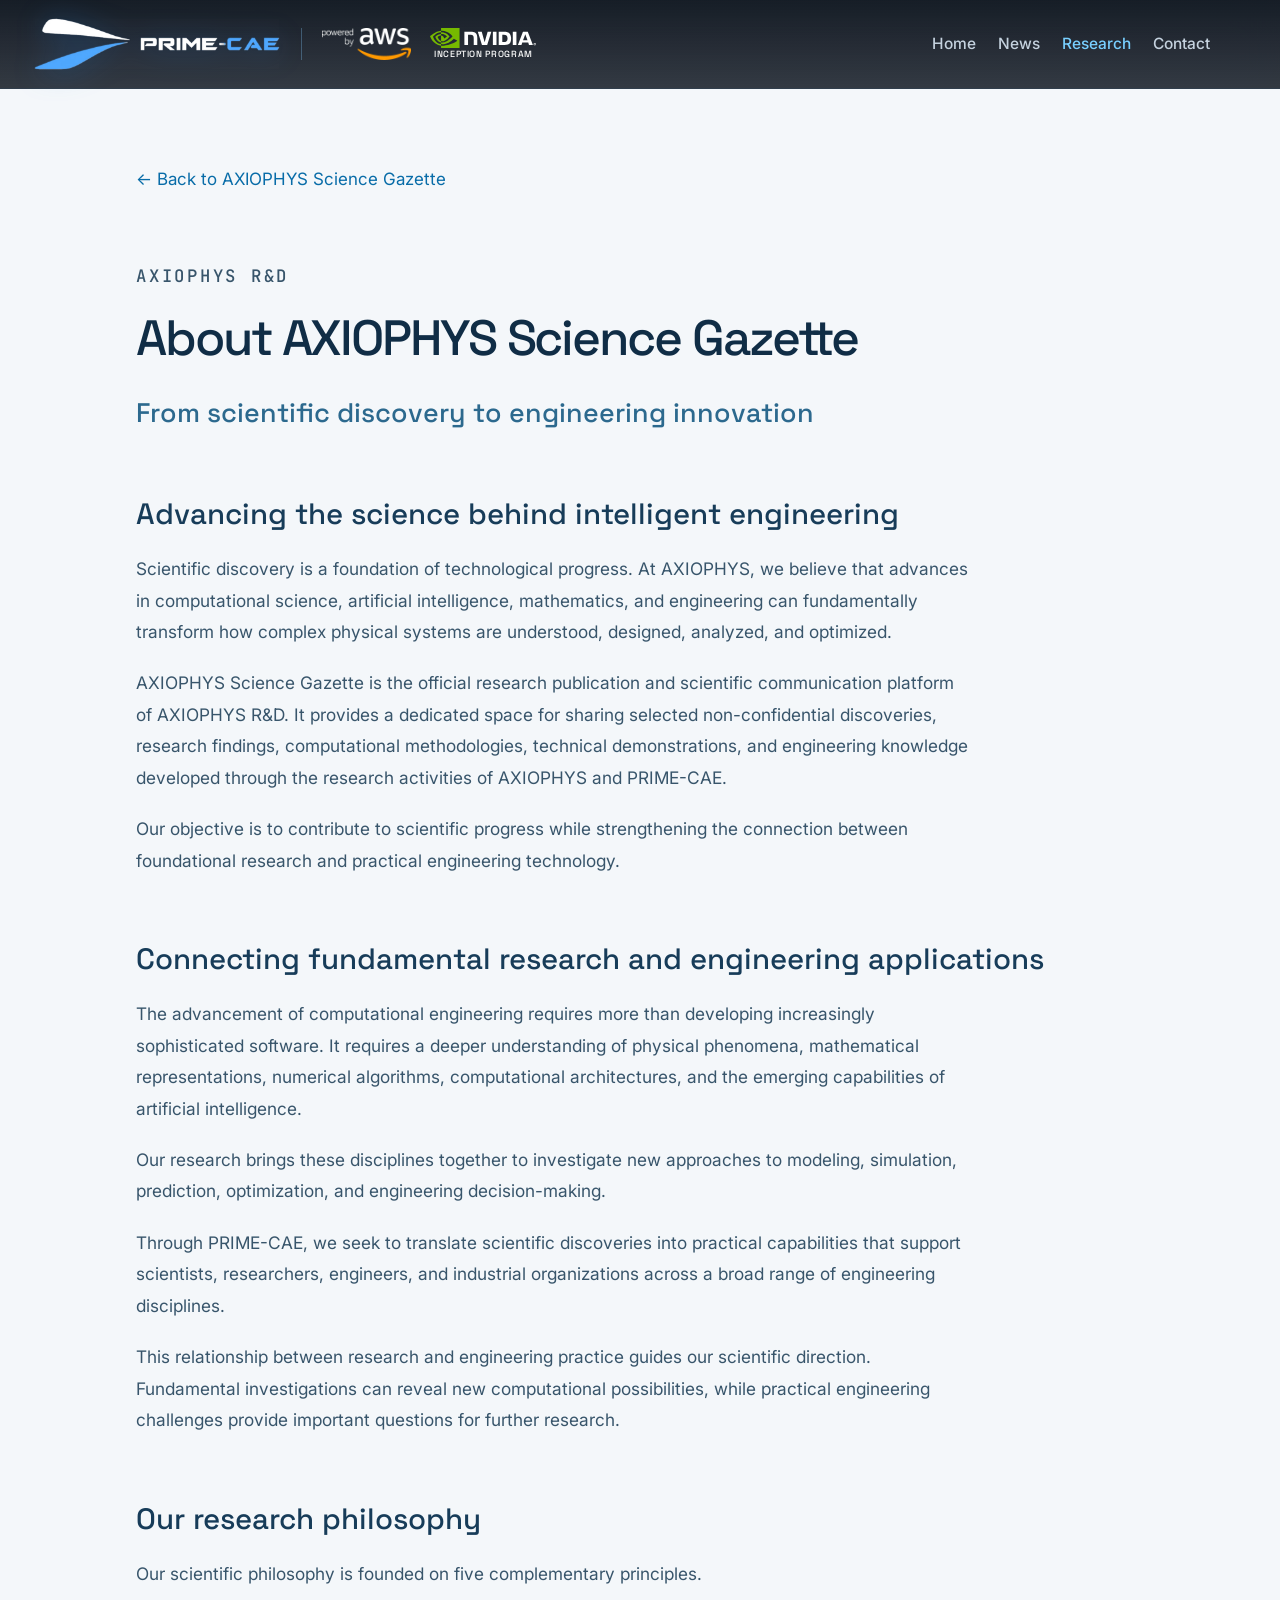
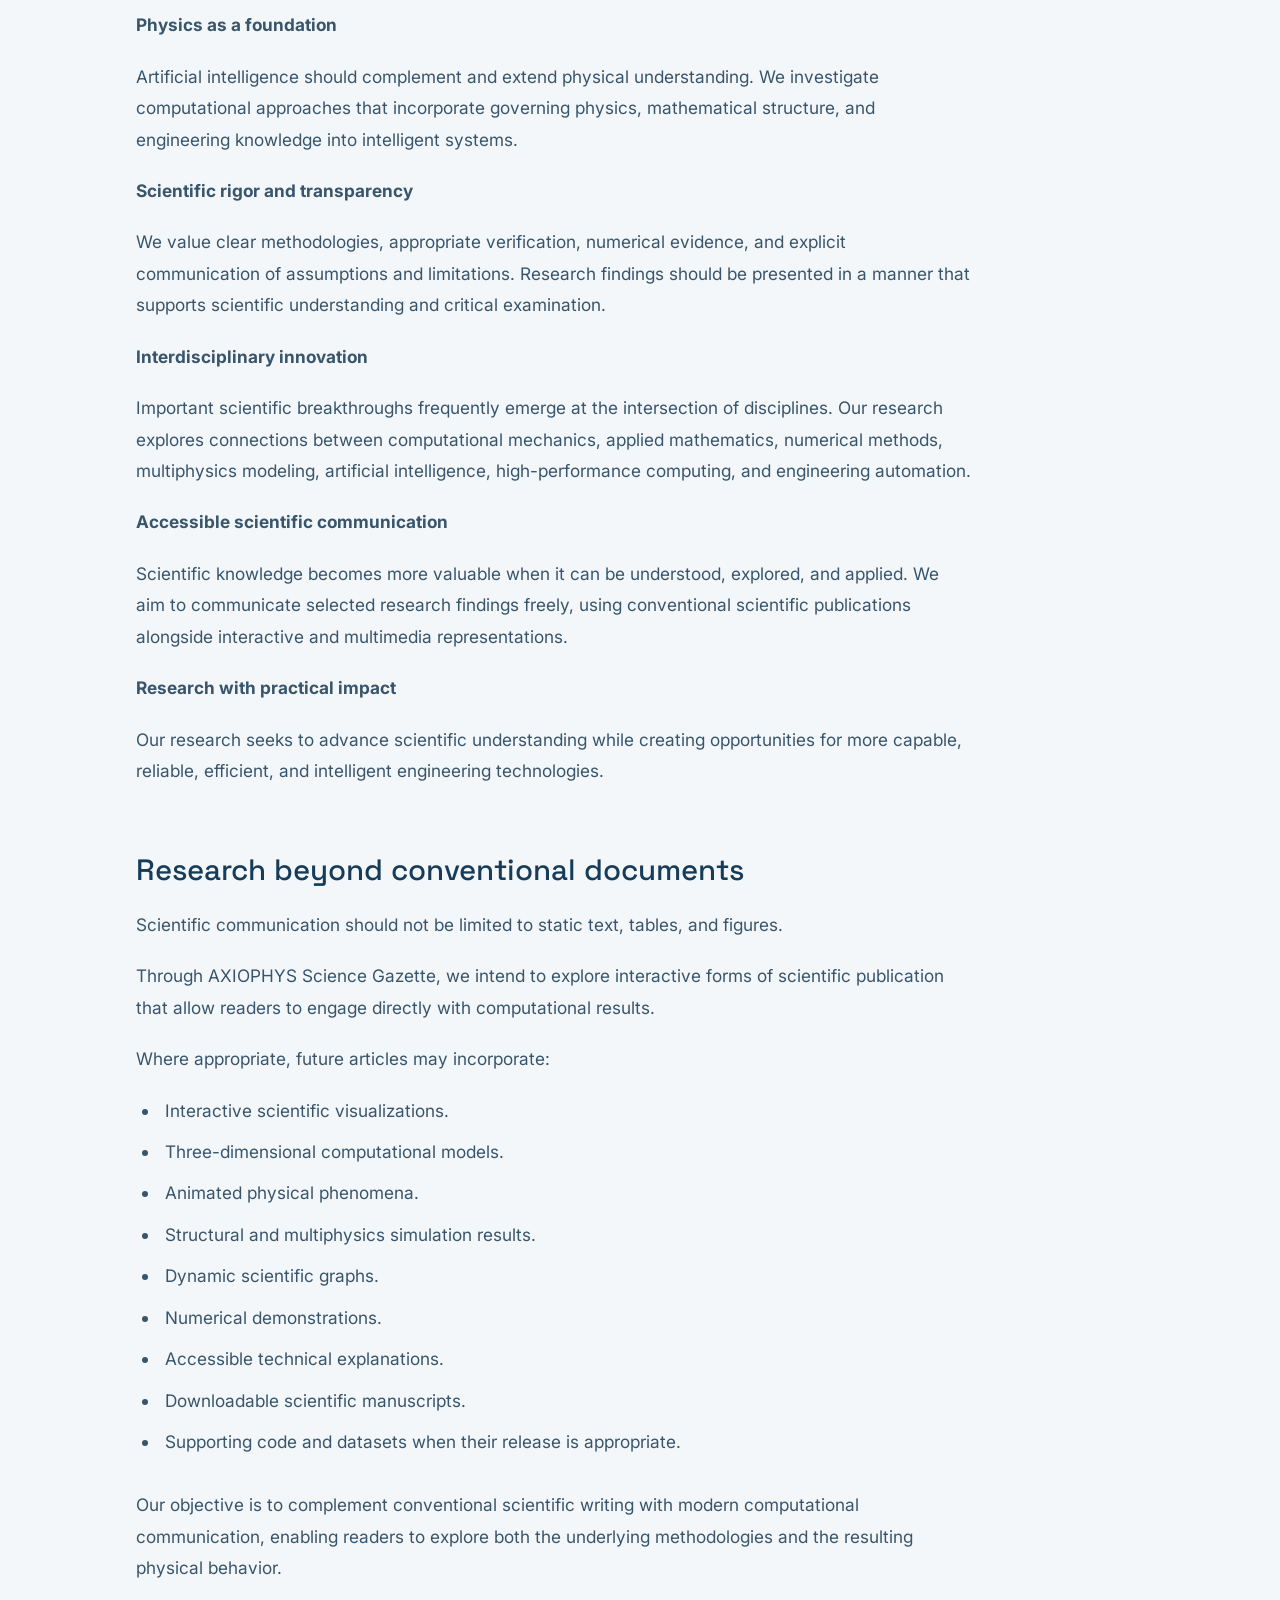
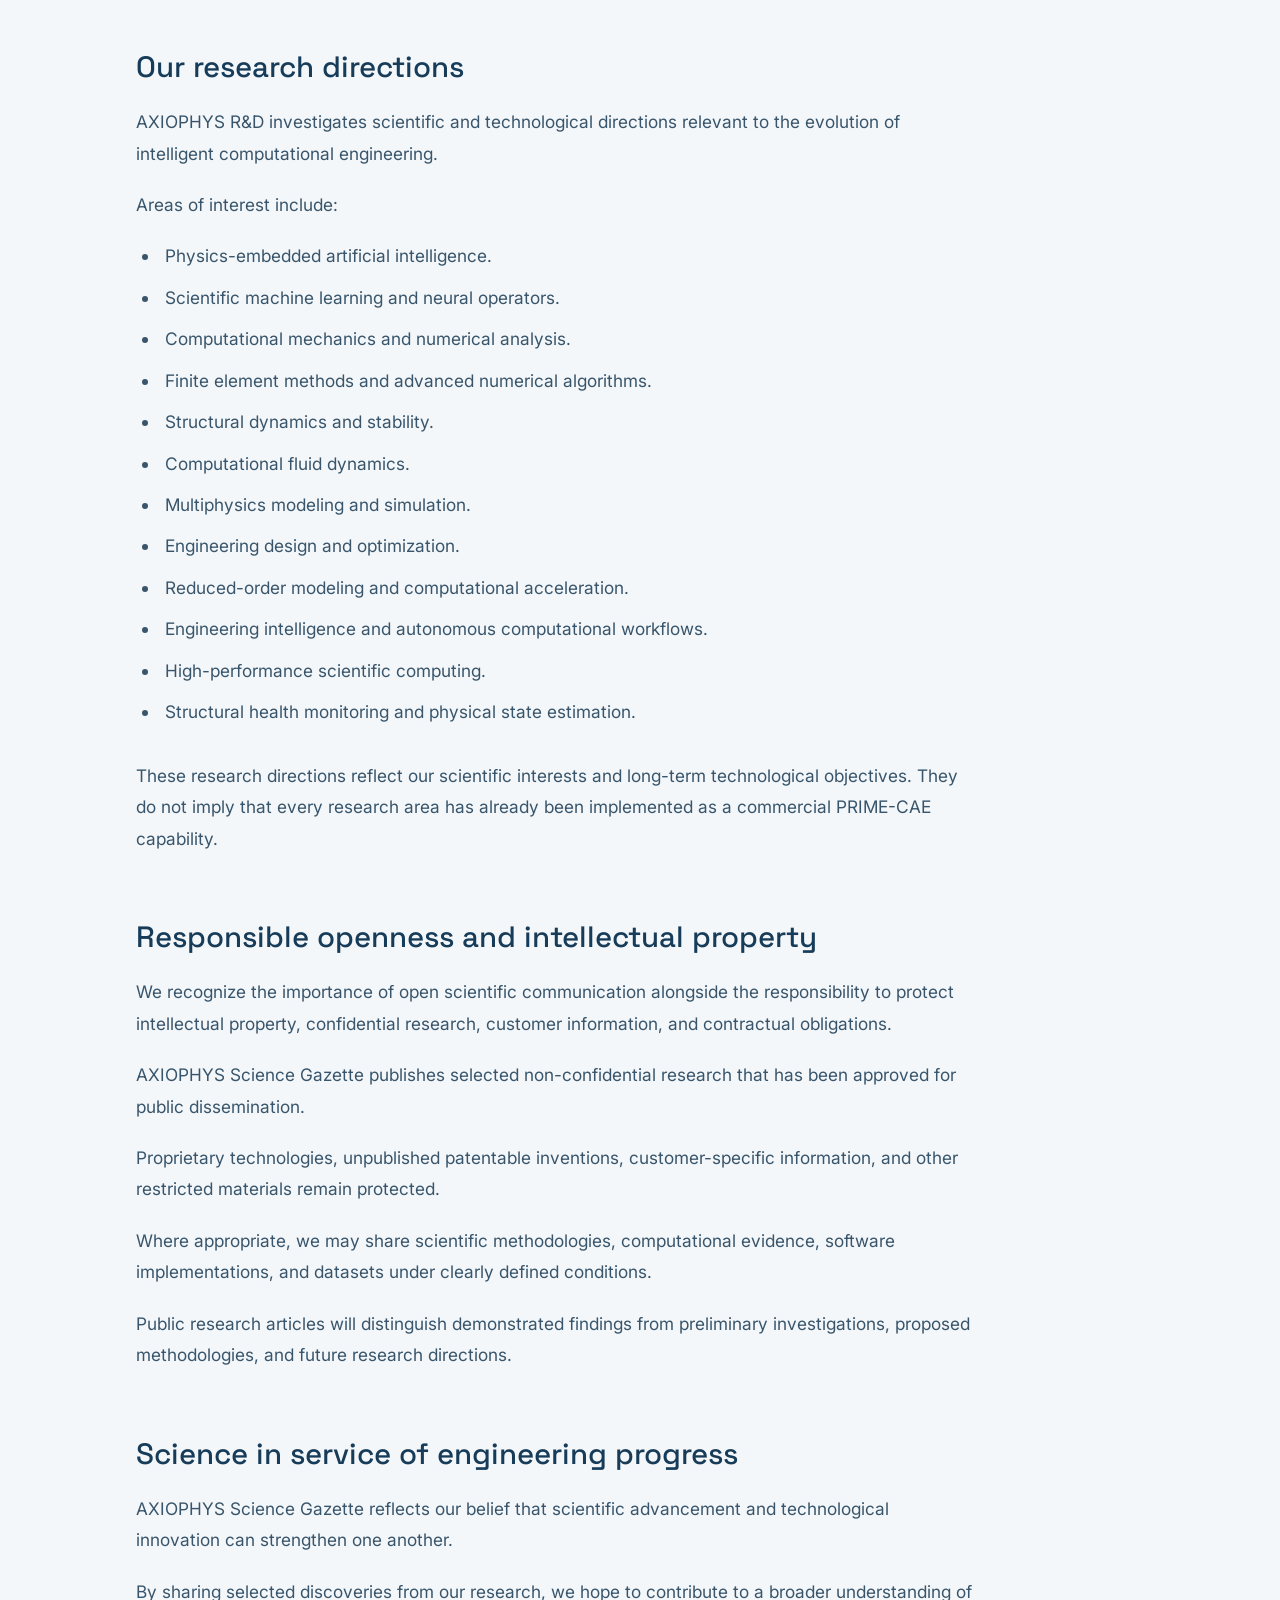
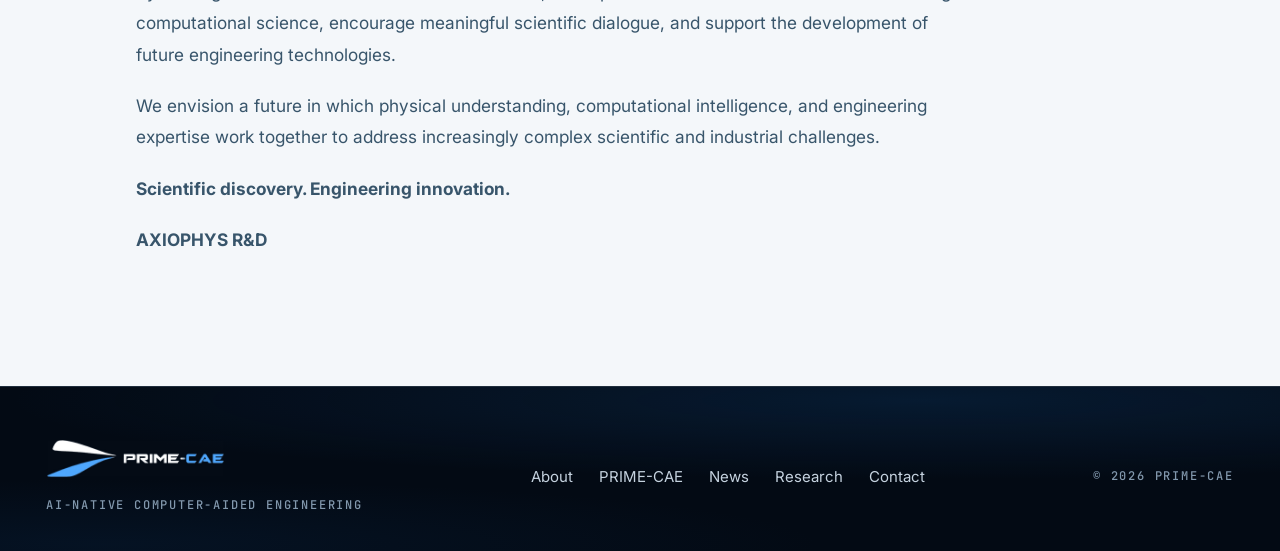
<file: about-science-gazette.html>
<!doctype html><html lang="en"><head><meta charset="utf-8"><meta name="viewport" content="width=device-width,initial-scale=1"><link rel="icon" type="image/png" sizes="16x16" href="assets/favicon-16.png?v=2"><link rel="icon" type="image/png" sizes="32x32" href="assets/favicon-32.png?v=2"><link rel="icon" type="image/png" sizes="48x48" href="assets/favicon-48.png?v=2"><link rel="icon" type="image/png" sizes="192x192" href="assets/favicon-192.png?v=2"><link rel="apple-touch-icon" sizes="180x180" href="assets/favicon-180.png?v=2"><title>About AXIOPHYS Science Gazette | AXIOPHYS R&amp;D</title><meta name="description" content="The research philosophy behind AXIOPHYS Science Gazette and its connection between scientific discovery and engineering innovation."><link rel="canonical" href="https://www.prime-cae.com/about-science-gazette.html"><meta name="theme-color" content="#030a14"><meta property="og:title" content="About AXIOPHYS Science Gazette | AXIOPHYS R&amp;D"><meta property="og:description" content="The research philosophy behind AXIOPHYS Science Gazette and its connection between scientific discovery and engineering innovation."><meta property="og:url" content="https://www.prime-cae.com/about-science-gazette.html"><meta property="og:type" content="website"><meta property="og:image" content="https://www.prime-cae.com/media/gazette/science-gazette-poster.jpg"><link href="https://fonts.googleapis.com/css2?family=Space+Grotesk:wght@400;500;600&family=Inter:wght@400;500;600&family=JetBrains+Mono:wght@400;500&display=swap" rel="stylesheet"><link rel="stylesheet" href="css/tokens.css"><link rel="stylesheet" href="css/base.css"><link rel="stylesheet" href="css/layout.css"><link rel="stylesheet" href="css/components.css"><link rel="stylesheet" href="css/hero.css?v=hero-rail-1"><link rel="stylesheet" href="css/sections.css"><link rel="stylesheet" href="css/mobile.css?v=mobile-menu-right-1"><link rel="stylesheet" href="css/research.css?v=16"></head><body class="gazette-page"><header class="nav" id="nav" data-env="navy">
  <div class="progress" aria-hidden="true"><i id="progressBar"></i></div>
  <div class="shell nav__in">
    <a class="nav__brand" href="#top" aria-label="PRIME-CAE home">
      <img class="nav__logo" src="assets/prime-cae-lockup.png" alt="PRIME-CAE" width="285" height="62">
      <span class="nav__sub">AI-Native<br>Computer-Aided Engineering</span>
    </a>
    <div class="nav__partners">
      <div class="nav__partner-logos">
        <img class="nav__aws" src="assets/powered-by-aws.png" alt="Powered by AWS" width="200" height="72" decoding="async">
        <div class="nav__inception">
          <img src="assets/nvidia-wordmark-white.svg" alt="NVIDIA" width="164" height="30">
          <span>Inception Program</span>
        </div>
      </div>
    </div>

    <nav class="nav__links" id="navLinks" aria-label="Primary">
      <a class="nav__a" href="https://www.prime-cae.com/">Home</a>
      <a class="nav__a" href="news.html">News</a>
      <a class="nav__a" href="research.html" aria-current="page">Research</a>
      <a class="nav__a" href="contact.html">Contact</a>
      <span class="nav__ind" id="navInd" aria-hidden="true"></span>
    </nav>

    <div class="nav__act">
      <button class="nav__icon nav__burger" id="burger" type="button" aria-label="Open menu" aria-expanded="false" aria-controls="menu">
        <svg width="16" height="16" viewBox="0 0 24 24" fill="none" stroke="currentColor" stroke-width="1.7" stroke-linecap="round" aria-hidden="true">
          <path d="M3 7h18M3 12h18M3 17h18"/></svg>
      </button>
    </div>
  </div>
</header>
<div class="menu" id="menu" data-env="navy">
  <a href="https://www.prime-cae.com/">Home</a>
  <a href="index.html#about">About</a>
  <a href="index.html#layer">PRIME-CAE</a>
  <a href="news.html">News</a>
  <a href="research.html" aria-current="page">Research</a>
  <a href="contact.html">Contact</a>
</div><main id="top"><article class="gazette-article shell"><a class="gazette-back" href="research.html#about-gazette">← Back to AXIOPHYS Science Gazette</a><p class="gazette-eyebrow">AXIOPHYS R&amp;D</p><h1>About AXIOPHYS Science Gazette</h1><h2>From scientific discovery to engineering innovation</h2>
<h3>Advancing the science behind intelligent engineering</h3>
<p>Scientific discovery is a foundation of technological progress. At AXIOPHYS, we believe that advances in computational science, artificial intelligence, mathematics, and engineering can fundamentally transform how complex physical systems are understood, designed, analyzed, and optimized.</p>
<p>AXIOPHYS Science Gazette is the official research publication and scientific communication platform of AXIOPHYS R&amp;D. It provides a dedicated space for sharing selected non-confidential discoveries, research findings, computational methodologies, technical demonstrations, and engineering knowledge developed through the research activities of AXIOPHYS and PRIME-CAE.</p>
<p>Our objective is to contribute to scientific progress while strengthening the connection between foundational research and practical engineering technology.</p>
<h3>Connecting fundamental research and engineering applications</h3>
<p>The advancement of computational engineering requires more than developing increasingly sophisticated software. It requires a deeper understanding of physical phenomena, mathematical representations, numerical algorithms, computational architectures, and the emerging capabilities of artificial intelligence.</p>
<p>Our research brings these disciplines together to investigate new approaches to modeling, simulation, prediction, optimization, and engineering decision-making.</p>
<p>Through PRIME-CAE, we seek to translate scientific discoveries into practical capabilities that support scientists, researchers, engineers, and industrial organizations across a broad range of engineering disciplines.</p>
<p>This relationship between research and engineering practice guides our scientific direction. Fundamental investigations can reveal new computational possibilities, while practical engineering challenges provide important questions for further research.</p>
<h3>Our research philosophy</h3>
<p>Our scientific philosophy is founded on five complementary principles.</p>
<p><strong>Physics as a foundation</strong></p>
<p>Artificial intelligence should complement and extend physical understanding. We investigate computational approaches that incorporate governing physics, mathematical structure, and engineering knowledge into intelligent systems.</p>
<p><strong>Scientific rigor and transparency</strong></p>
<p>We value clear methodologies, appropriate verification, numerical evidence, and explicit communication of assumptions and limitations. Research findings should be presented in a manner that supports scientific understanding and critical examination.</p>
<p><strong>Interdisciplinary innovation</strong></p>
<p>Important scientific breakthroughs frequently emerge at the intersection of disciplines. Our research explores connections between computational mechanics, applied mathematics, numerical methods, multiphysics modeling, artificial intelligence, high-performance computing, and engineering automation.</p>
<p><strong>Accessible scientific communication</strong></p>
<p>Scientific knowledge becomes more valuable when it can be understood, explored, and applied. We aim to communicate selected research findings freely, using conventional scientific publications alongside interactive and multimedia representations.</p>
<p><strong>Research with practical impact</strong></p>
<p>Our research seeks to advance scientific understanding while creating opportunities for more capable, reliable, efficient, and intelligent engineering technologies.</p>
<h3>Research beyond conventional documents</h3>
<p>Scientific communication should not be limited to static text, tables, and figures.</p>
<p>Through AXIOPHYS Science Gazette, we intend to explore interactive forms of scientific publication that allow readers to engage directly with computational results.</p>
<p>Where appropriate, future articles may incorporate:</p>
<ul>
<li>Interactive scientific visualizations.</li>
<li>Three-dimensional computational models.</li>
<li>Animated physical phenomena.</li>
<li>Structural and multiphysics simulation results.</li>
<li>Dynamic scientific graphs.</li>
<li>Numerical demonstrations.</li>
<li>Accessible technical explanations.</li>
<li>Downloadable scientific manuscripts.</li>
<li>Supporting code and datasets when their release is appropriate.</li>
</ul>
<p>Our objective is to complement conventional scientific writing with modern computational communication, enabling readers to explore both the underlying methodologies and the resulting physical behavior.</p>
<h3>Our research directions</h3>
<p>AXIOPHYS R&amp;D investigates scientific and technological directions relevant to the evolution of intelligent computational engineering.</p>
<p>Areas of interest include:</p>
<ul>
<li>Physics-embedded artificial intelligence.</li>
<li>Scientific machine learning and neural operators.</li>
<li>Computational mechanics and numerical analysis.</li>
<li>Finite element methods and advanced numerical algorithms.</li>
<li>Structural dynamics and stability.</li>
<li>Computational fluid dynamics.</li>
<li>Multiphysics modeling and simulation.</li>
<li>Engineering design and optimization.</li>
<li>Reduced-order modeling and computational acceleration.</li>
<li>Engineering intelligence and autonomous computational workflows.</li>
<li>High-performance scientific computing.</li>
<li>Structural health monitoring and physical state estimation.</li>
</ul>
<p>These research directions reflect our scientific interests and long-term technological objectives. They do not imply that every research area has already been implemented as a commercial PRIME-CAE capability.</p>
<h3>Responsible openness and intellectual property</h3>
<p>We recognize the importance of open scientific communication alongside the responsibility to protect intellectual property, confidential research, customer information, and contractual obligations.</p>
<p>AXIOPHYS Science Gazette publishes selected non-confidential research that has been approved for public dissemination.</p>
<p>Proprietary technologies, unpublished patentable inventions, customer-specific information, and other restricted materials remain protected.</p>
<p>Where appropriate, we may share scientific methodologies, computational evidence, software implementations, and datasets under clearly defined conditions.</p>
<p>Public research articles will distinguish demonstrated findings from preliminary investigations, proposed methodologies, and future research directions.</p>
<h3>Science in service of engineering progress</h3>
<p>AXIOPHYS Science Gazette reflects our belief that scientific advancement and technological innovation can strengthen one another.</p>
<p>By sharing selected discoveries from our research, we hope to contribute to a broader understanding of computational science, encourage meaningful scientific dialogue, and support the development of future engineering technologies.</p>
<p>We envision a future in which physical understanding, computational intelligence, and engineering expertise work together to address increasingly complex scientific and industrial challenges.</p>
<p><strong>Scientific discovery. Engineering innovation.</strong></p>
<p><strong>AXIOPHYS R&amp;D</strong></p></article></main><footer class="foot env" id="company" data-env="navy">
  <div class="shell foot__in">
    <div>
      <img class="foot__logo" src="assets/prime-cae-lockup.png" alt="PRIME-CAE" width="285" height="62">
      <p class="t-micro" style="margin-top:var(--s-4)">AI-Native Computer-Aided Engineering</p>
    </div>
    <nav class="foot__links" aria-label="Footer"><a href="index.html#about">About</a> <a href="index.html#layer">PRIME-CAE</a> <a href="news.html">News</a> <a href="research.html">Research</a> <a href="contact.html">Contact</a></nav>
    <span class="t-micro">© <span id="year">2026</span> PRIME-CAE</span>
  </div>
</footer><script type="module" src="js/site-page.js"></script></body></html>
</file>
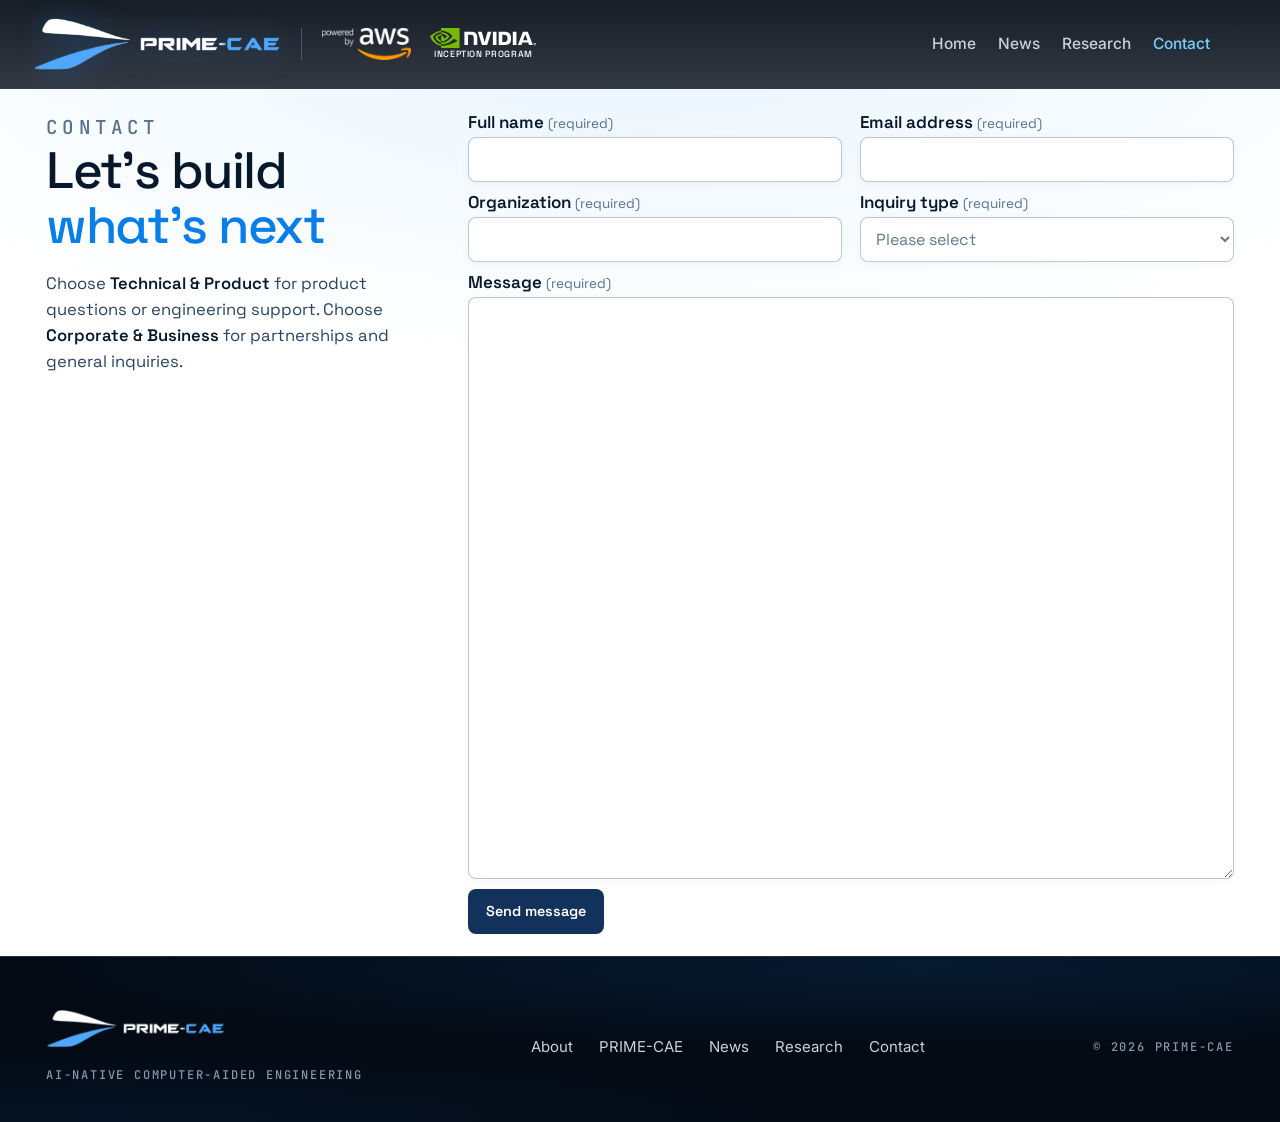
<file: contact.html>
<!doctype html>
<html lang="en">
<head>
<meta charset="utf-8">
<meta name="viewport" content="width=device-width,initial-scale=1,viewport-fit=cover">
<title>Contact | PRIME-CAE</title>
<meta name="description" content="Contact PRIME-CAE about technical and product questions or corporate and business inquiries.">
<link rel="canonical" href="https://www.prime-cae.com/contact.html">
<meta name="theme-color" content="#030a14">
<meta property="og:title" content="Contact | PRIME-CAE">
<meta property="og:description" content="Contact PRIME-CAE about technical and product questions or corporate and business inquiries.">
<meta property="og:url" content="https://www.prime-cae.com/contact.html">
<meta property="og:type" content="website">
<link rel="icon" type="image/png" sizes="16x16" href="assets/favicon-16.png?v=2">
<link rel="icon" type="image/png" sizes="32x32" href="assets/favicon-32.png?v=2">
<link rel="icon" type="image/png" sizes="48x48" href="assets/favicon-48.png?v=2">
<link rel="icon" type="image/png" sizes="192x192" href="assets/favicon-192.png?v=2">
<link rel="apple-touch-icon" sizes="180x180" href="assets/favicon-180.png?v=2">
<link href="https://fonts.googleapis.com/css2?family=Space+Grotesk:wght@400;500;600&family=Inter:wght@400;500;600&family=JetBrains+Mono:wght@400;500&display=swap" rel="stylesheet">
<link rel="stylesheet" href="css/tokens.css">
<link rel="stylesheet" href="css/base.css">
<link rel="stylesheet" href="css/layout.css">
<link rel="stylesheet" href="css/components.css">
<link rel="stylesheet" href="css/hero.css?v=hero-rail-1">
<link rel="stylesheet" href="css/sections.css">
<link rel="stylesheet" href="css/mobile.css?v=mobile-menu-right-1">
<link rel="stylesheet" href="css/contact-form.css?v=7">
<link rel="stylesheet" href="css/contact-page.css?v=1">
</head>
<body class="contact-page">
<header class="nav" id="nav" data-env="navy">
  <div class="progress" aria-hidden="true"><i id="progressBar"></i></div>
  <div class="shell nav__in">
    <a class="nav__brand" href="https://www.prime-cae.com/" aria-label="PRIME-CAE home">
      <img class="nav__logo" src="assets/prime-cae-lockup.png" alt="PRIME-CAE" width="285" height="62">
      <span class="nav__sub">AI-Native<br>Computer-Aided Engineering</span>
    </a>
    <div class="nav__partners">
      <div class="nav__partner-logos">
        <img class="nav__aws" src="assets/powered-by-aws.png" alt="Powered by AWS" width="200" height="72" decoding="async">
        <div class="nav__inception">
          <img src="assets/nvidia-wordmark-white.svg" alt="NVIDIA" width="164" height="30">
          <span>Inception Program</span>
        </div>
      </div>
    </div>

    <nav class="nav__links" id="navLinks" aria-label="Primary">
      <a class="nav__a" href="https://www.prime-cae.com/">Home</a>
      <a class="nav__a" href="news.html">News</a>
      <a class="nav__a" href="research.html">Research</a>
      <a class="nav__a" href="contact.html" aria-current="page">Contact</a>
      <span class="nav__ind" id="navInd" aria-hidden="true"></span>
    </nav>

    <div class="nav__act">
      <button class="nav__icon nav__burger" id="burger" type="button" aria-label="Open menu" aria-expanded="false" aria-controls="menu">
        <svg width="16" height="16" viewBox="0 0 24 24" fill="none" stroke="currentColor" stroke-width="1.7" stroke-linecap="round" aria-hidden="true">
          <path d="M3 7h18M3 12h18M3 17h18"/></svg>
      </button>
    </div>
  </div>
</header>
<div class="menu" id="menu" data-env="navy">
  <a href="https://www.prime-cae.com/">Home</a>
  <a href="index.html#about">About</a>
  <a href="index.html#layer">PRIME-CAE</a>
  <a href="news.html">News</a>
  <a href="research.html">Research</a>
  <a href="contact.html" aria-current="page">Contact</a>
</div>
<main id="top">
<section class="section env contact" id="access" data-env="white">
  <div class="shell contact__layout">
    <div class="contact__copy">
      <span class="t-meta">Contact</span>
      <h1 class="t-h2">Let's build <span class="grad">what's next</span></h1>
      <p class="contact__guidance">Choose <strong>Technical &amp; Product</strong> for product questions or engineering support. Choose <strong>Corporate &amp; Business</strong> for partnerships and general inquiries.</p>
    </div>
      <form class="contact-form" data-contact-form>
        <div class="contact-form__row">
          <label><span>Full name <span class="contact-form__required">(required)</span></span><input name="name" autocomplete="name" maxlength="120" required></label>
          <label><span>Email address <span class="contact-form__required">(required)</span></span><input name="email" type="email" autocomplete="email" maxlength="254" required></label>
        </div>
        <div class="contact-form__row">
          <label><span>Organization <span class="contact-form__required">(required)</span></span><input name="organization" autocomplete="organization" maxlength="120" required></label>
          <label><span>Inquiry type <span class="contact-form__required">(required)</span></span><select name="inquiry" required><option value="" selected disabled>Please select</option><option value="technical">Technical &amp; Product Inquiries</option><option value="corporate">Corporate &amp; Business Inquiries</option></select></label>
        </div>
        <label class="contact-form__message">Message <span class="contact-form__required">(required)</span><textarea name="message" rows="2" minlength="10" maxlength="5000" required></textarea></label>
        <div class="contact-form__trap" aria-hidden="true"><label>Leave this field empty <input name="website" tabindex="-1" autocomplete="off"></label></div>
        <div class="contact-form__actions"><button type="submit">Send message</button><p class="contact-form__status" role="status" aria-live="polite"></p></div>
      </form>
  </div>
</section>
</main>
<footer class="foot env" id="company" data-env="navy">
  <div class="shell foot__in">
    <div>
      <img class="foot__logo" src="assets/prime-cae-lockup.png" alt="PRIME-CAE" width="285" height="62">
      <p class="t-micro" style="margin-top:var(--s-4)">AI-Native Computer-Aided Engineering</p>
    </div>
    <nav class="foot__links" aria-label="Footer"><a href="index.html#about">About</a> <a href="index.html#layer">PRIME-CAE</a> <a href="news.html">News</a> <a href="research.html">Research</a> <a href="contact.html">Contact</a></nav>
    <span class="t-micro">© <span id="year">2026</span> PRIME-CAE</span>
  </div>
</footer>
<script type="module" src="js/site-page.js"></script>
<script src="js/contact.js?v=1" defer></script>
</body>
</html>
</file>
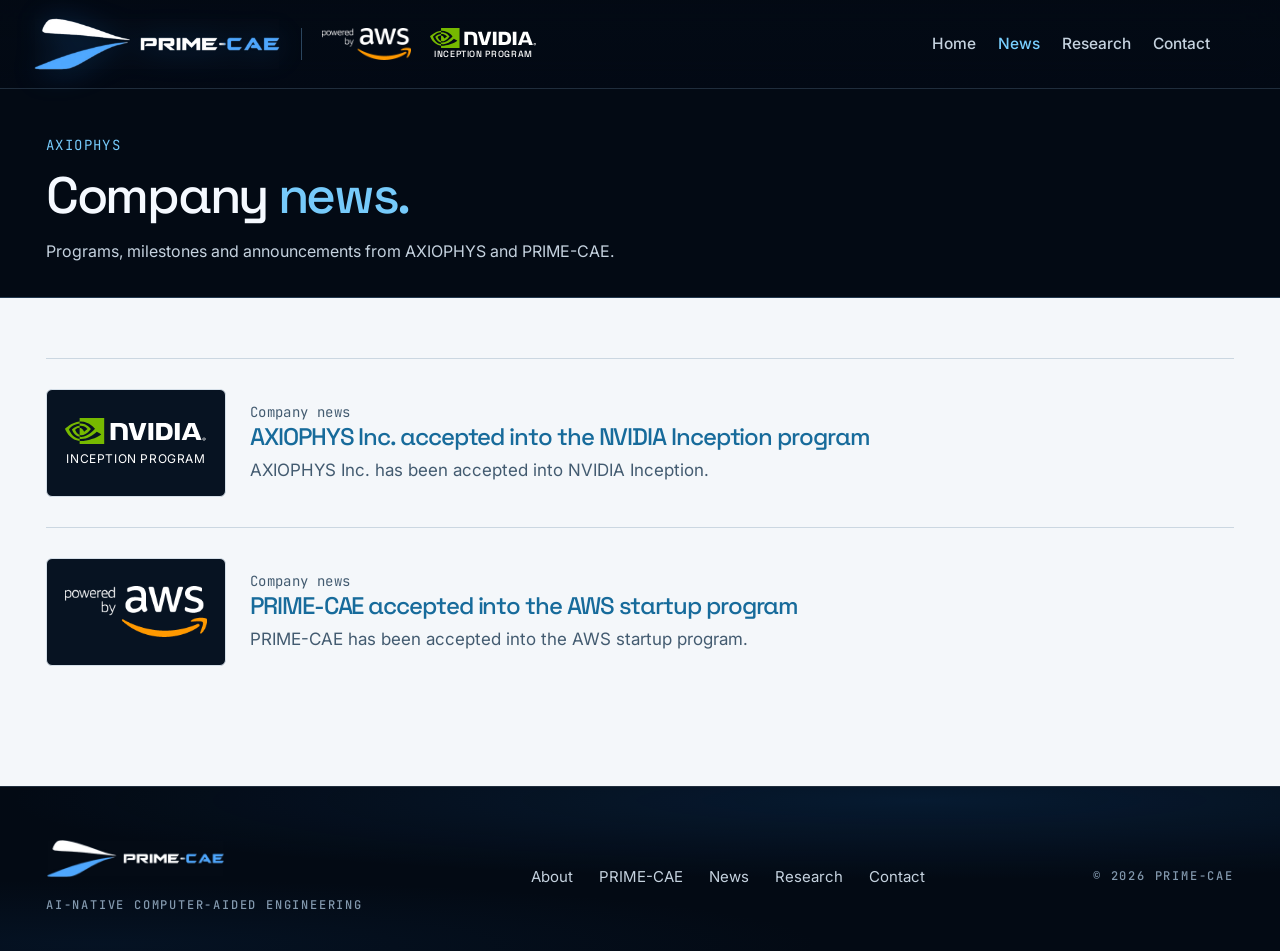
<file: news.html>
<!doctype html><html lang="en"><head><meta charset="utf-8"><meta name="viewport" content="width=device-width,initial-scale=1"><link rel="icon" type="image/png" sizes="16x16" href="assets/favicon-16.png?v=2"><link rel="icon" type="image/png" sizes="32x32" href="assets/favicon-32.png?v=2"><link rel="icon" type="image/png" sizes="48x48" href="assets/favicon-48.png?v=2"><link rel="icon" type="image/png" sizes="192x192" href="assets/favicon-192.png?v=2"><link rel="apple-touch-icon" sizes="180x180" href="assets/favicon-180.png?v=2"><title>News | PRIME-CAE</title><meta name="description" content="Corporate announcements and company milestones from AXIOPHYS and PRIME-CAE."><link rel="canonical" href="https://www.prime-cae.com/news.html"><meta name="theme-color" content="#030a14"><meta property="og:title" content="News | PRIME-CAE"><meta property="og:description" content="Corporate announcements and company milestones from AXIOPHYS and PRIME-CAE."><meta property="og:url" content="https://www.prime-cae.com/news.html"><meta property="og:type" content="website"><link href="https://fonts.googleapis.com/css2?family=Space+Grotesk:wght@400;500;600&family=Inter:wght@400;500;600&family=JetBrains+Mono:wght@400;500&display=swap" rel="stylesheet"><link rel="stylesheet" href="css/tokens.css"><link rel="stylesheet" href="css/base.css"><link rel="stylesheet" href="css/layout.css"><link rel="stylesheet" href="css/components.css"><link rel="stylesheet" href="css/hero.css?v=hero-rail-1"><link rel="stylesheet" href="css/sections.css"><link rel="stylesheet" href="css/mobile.css?v=mobile-menu-right-1"><link rel="stylesheet" href="css/news.css?v=header-match-1"><link rel="stylesheet" href="css/research.css?v=13"></head><body class="news-page news-index"><header class="nav" id="nav" data-env="navy">
  <div class="progress" aria-hidden="true"><i id="progressBar"></i></div>
  <div class="shell nav__in">
    <a class="nav__brand" href="#top" aria-label="PRIME-CAE home">
      <img class="nav__logo" src="assets/prime-cae-lockup.png" alt="PRIME-CAE" width="285" height="62">
      <span class="nav__sub">AI-Native<br>Computer-Aided Engineering</span>
    </a>
    <div class="nav__partners">
      <div class="nav__partner-logos">
        <img class="nav__aws" src="assets/powered-by-aws.png" alt="Powered by AWS" width="200" height="72" decoding="async">
        <div class="nav__inception">
          <img src="assets/nvidia-wordmark-white.svg" alt="NVIDIA" width="164" height="30">
          <span>Inception Program</span>
        </div>
      </div>
    </div>

    <nav class="nav__links" id="navLinks" aria-label="Primary">
      <a class="nav__a" href="https://www.prime-cae.com/">Home</a>
      <a class="nav__a" href="news.html" aria-current="page">News</a>
      <a class="nav__a" href="research.html">Research</a>
      <a class="nav__a" href="contact.html">Contact</a>
      <span class="nav__ind" id="navInd" aria-hidden="true"></span>
    </nav>

    <div class="nav__act">
      <button class="nav__icon nav__burger" id="burger" type="button" aria-label="Open menu" aria-expanded="false" aria-controls="menu">
        <svg width="16" height="16" viewBox="0 0 24 24" fill="none" stroke="currentColor" stroke-width="1.7" stroke-linecap="round" aria-hidden="true">
          <path d="M3 7h18M3 12h18M3 17h18"/></svg>
      </button>
    </div>
  </div>
</header>
<div class="menu" id="menu" data-env="navy">
  <a href="https://www.prime-cae.com/">Home</a>
  <a href="index.html#about">About</a>
  <a href="index.html#layer">PRIME-CAE</a>
  <a href="news.html" aria-current="page">News</a>
  <a href="research.html">Research</a>
  <a href="contact.html">Contact</a>
</div><main id="top"><section class="news-hero"><div class="shell"><p class="news-kicker">AXIOPHYS</p><h1>Company <span>news.</span></h1><p>Programs, milestones and announcements from AXIOPHYS and PRIME-CAE.</p></div></section><section class="shell news-content" id="news-updates" aria-label="Corporate news">
<article class="news-entry" data-news-category="news"><div class="news-entry__badge news-entry__badge--nvidia"><img alt="NVIDIA" height="30" src="assets/nvidia-wordmark-white.svg" width="164"/><span>Inception Program</span></div><div><p class="news-meta">Company news</p><h3>AXIOPHYS Inc. accepted into the NVIDIA Inception program</h3><p>AXIOPHYS Inc. has been accepted into NVIDIA Inception.</p></div></article>
<article class="news-entry" data-news-category="news"><div class="news-entry__badge"><img alt="Powered by AWS" height="72" src="assets/powered-by-aws.png" width="200"/></div><div><p class="news-meta">Company news</p><h3>PRIME-CAE accepted into the AWS startup program</h3><p>PRIME-CAE has been accepted into the AWS startup program.</p></div></article>
</section></main><footer class="foot env" id="company" data-env="navy">
  <div class="shell foot__in">
    <div>
      <img class="foot__logo" src="assets/prime-cae-lockup.png" alt="PRIME-CAE" width="285" height="62">
      <p class="t-micro" style="margin-top:var(--s-4)">AI-Native Computer-Aided Engineering</p>
    </div>
    <nav class="foot__links" aria-label="Footer"><a href="index.html#about">About</a> <a href="index.html#layer">PRIME-CAE</a> <a href="news.html">News</a> <a href="research.html">Research</a> <a href="contact.html">Contact</a></nav>
    <span class="t-micro">© <span id="year">2026</span> PRIME-CAE</span>
  </div>
</footer><script type="module" src="js/site-page.js"></script></body></html>
</file>
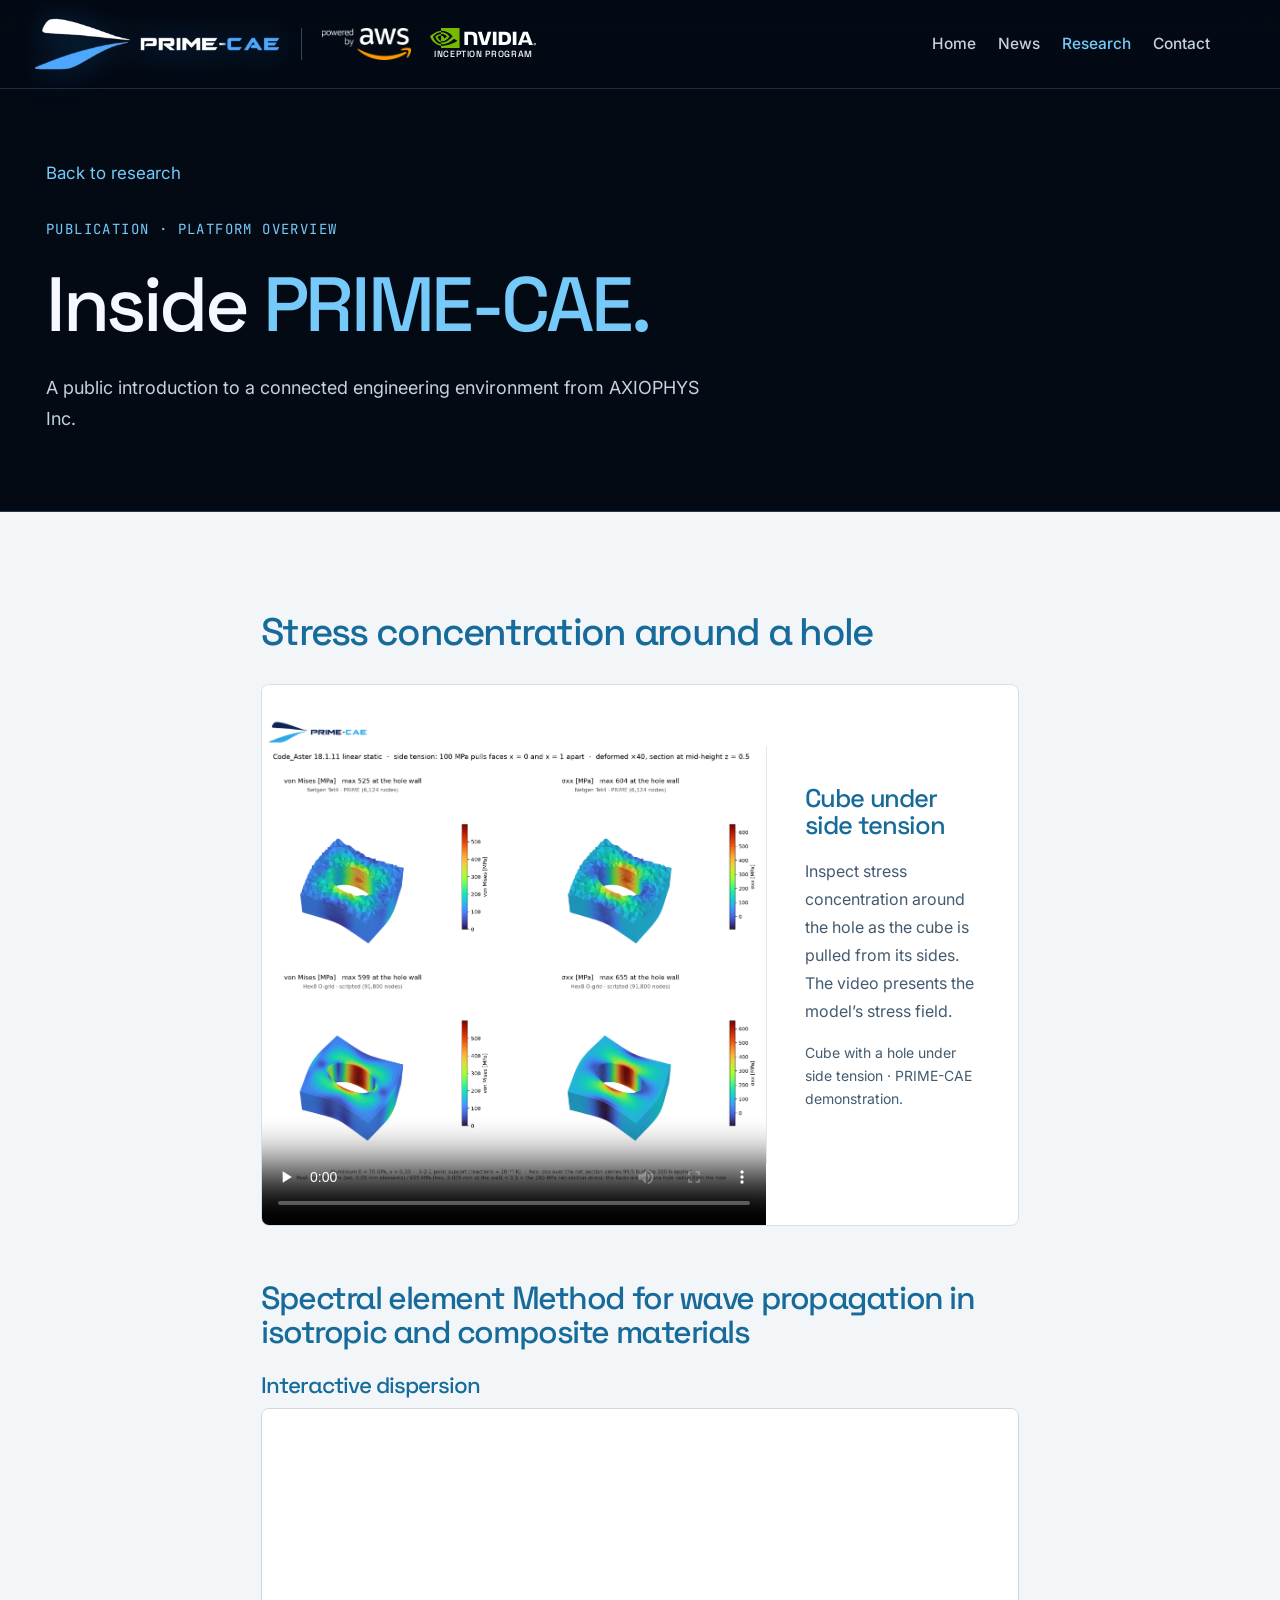
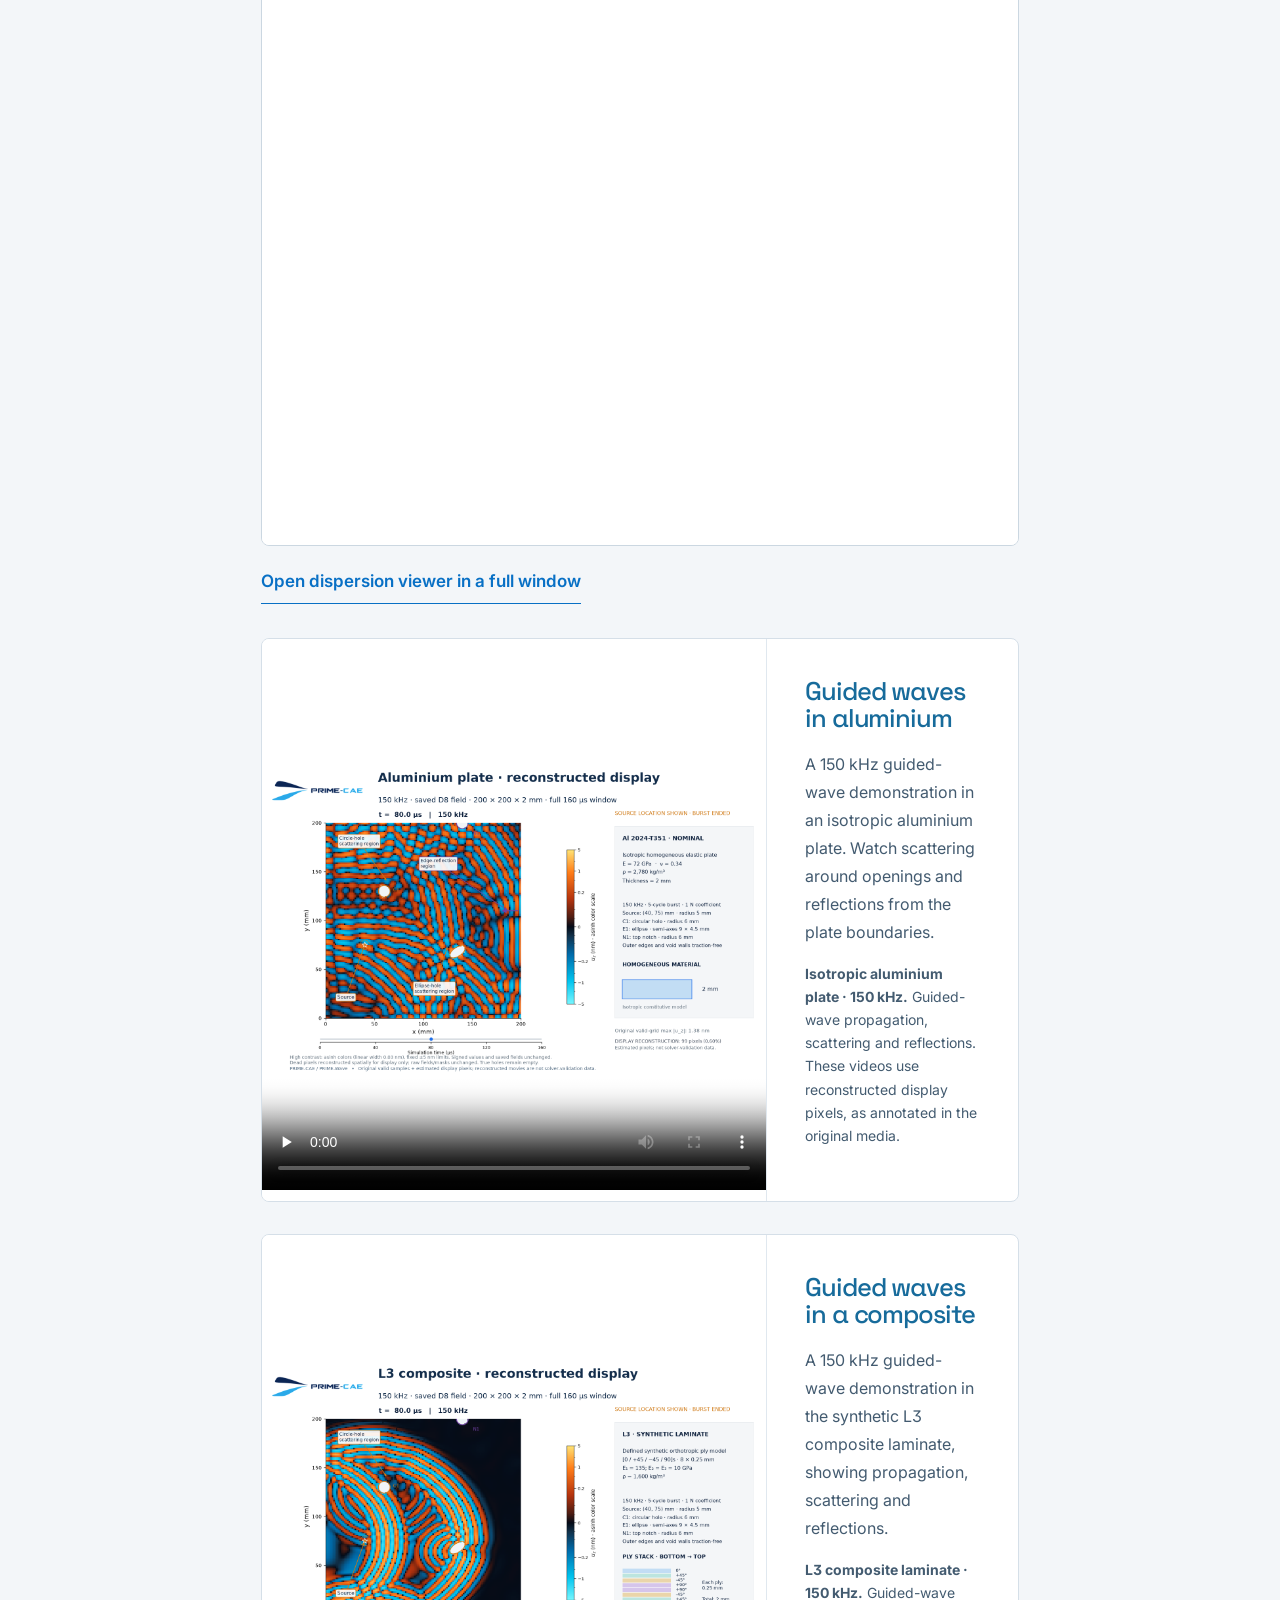
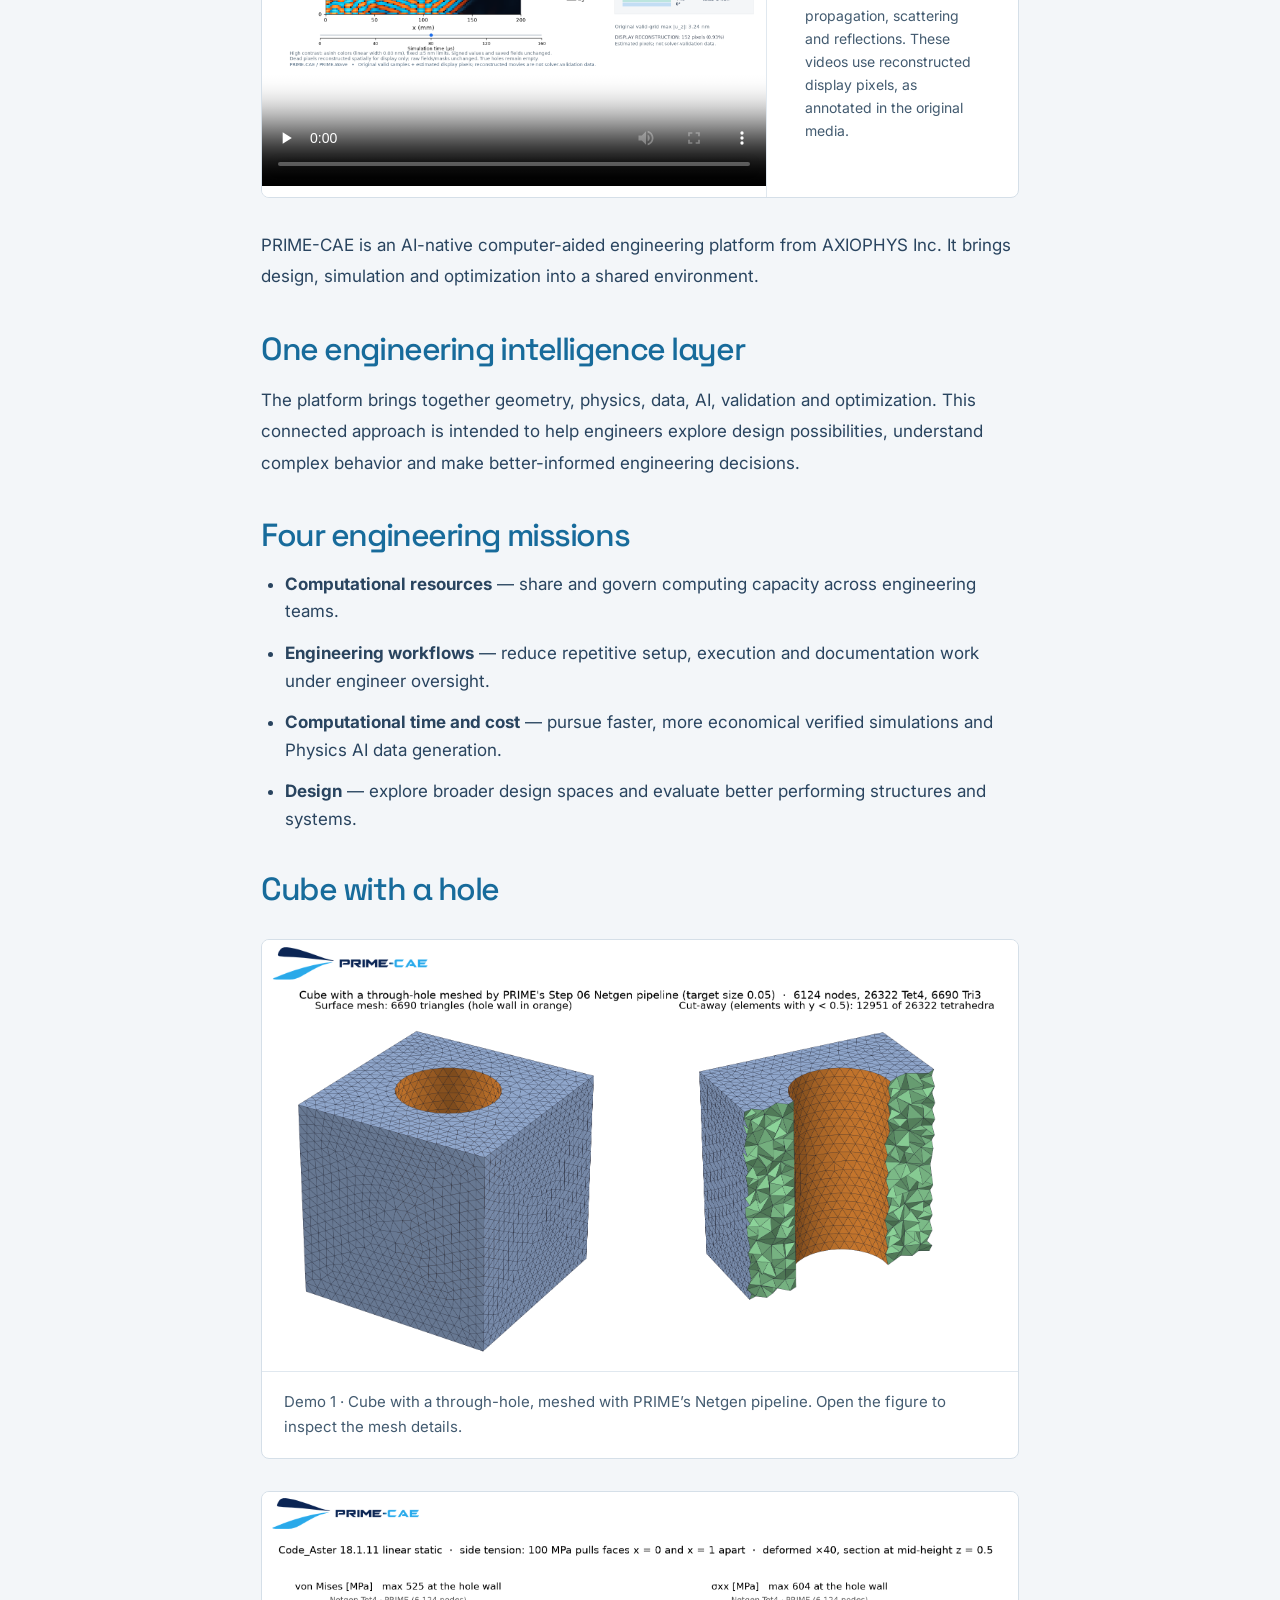
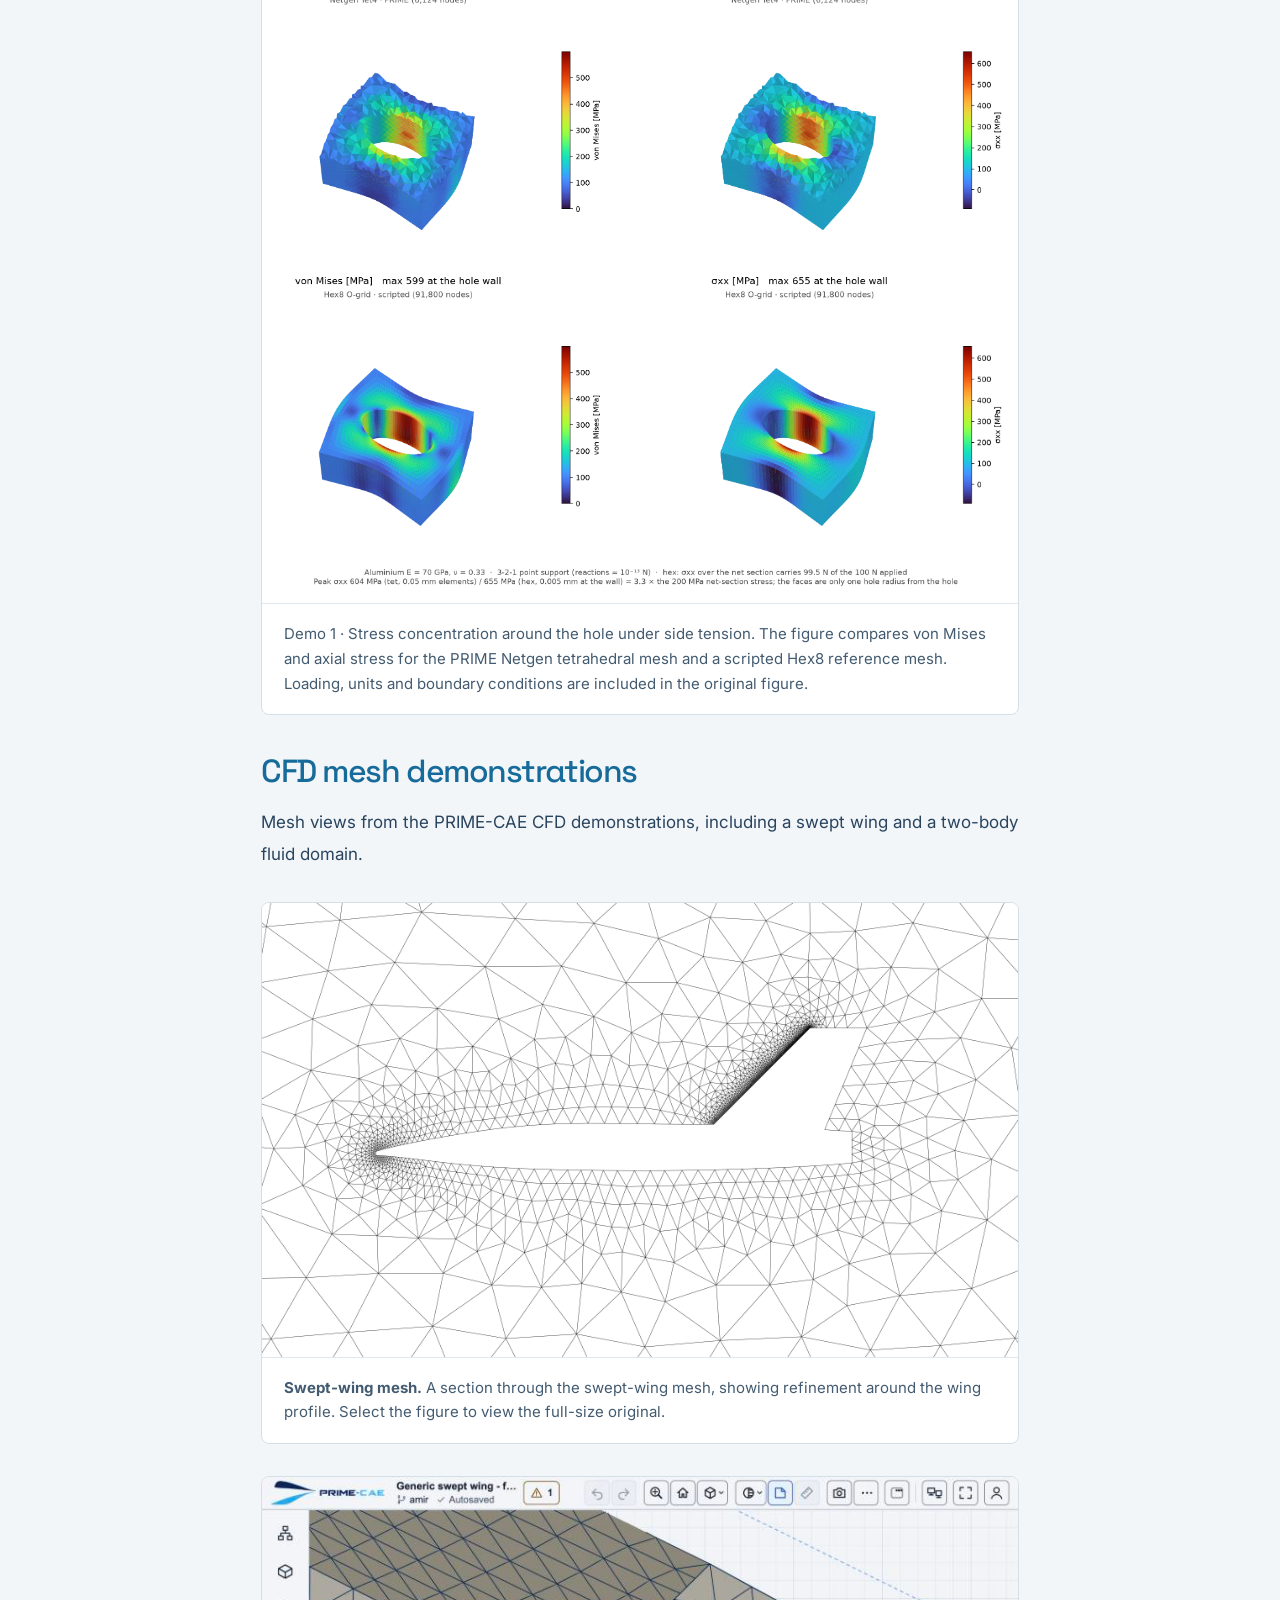
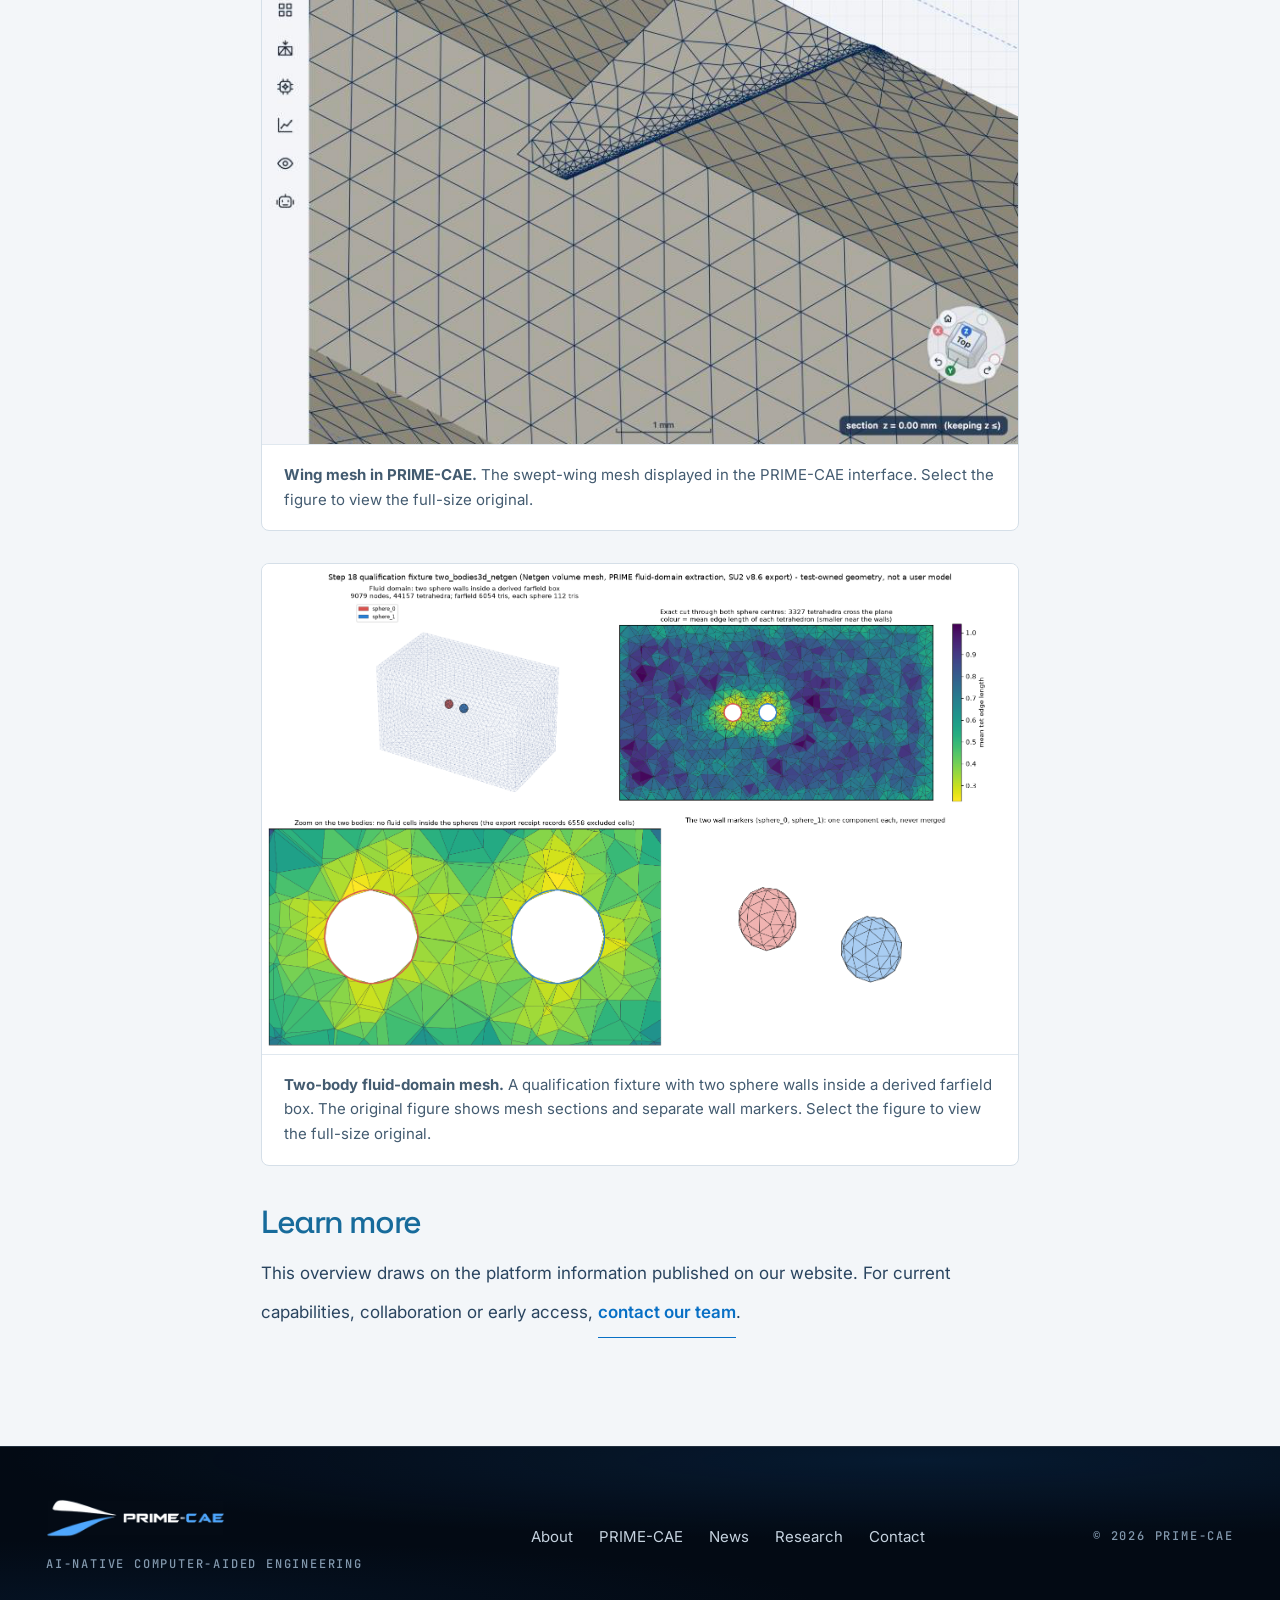
<file: prime-cae-capabilities.html>
<!doctype html><html lang="en"><head><meta charset="utf-8"><meta name="viewport" content="width=device-width,initial-scale=1"><link rel="icon" type="image/png" sizes="16x16" href="assets/favicon-16.png?v=2"><link rel="icon" type="image/png" sizes="32x32" href="assets/favicon-32.png?v=2"><link rel="icon" type="image/png" sizes="48x48" href="assets/favicon-48.png?v=2"><link rel="icon" type="image/png" sizes="192x192" href="assets/favicon-192.png?v=2"><link rel="apple-touch-icon" sizes="180x180" href="assets/favicon-180.png?v=2"><title>PRIME-CAE capabilities | PRIME-CAE</title><meta name="description" content="A public overview of the PRIME-CAE engineering platform and product family."><link rel="canonical" href="https://www.prime-cae.com/prime-cae-capabilities.html"><meta name="theme-color" content="#030a14"><meta property="og:title" content="PRIME-CAE capabilities | PRIME-CAE"><meta property="og:description" content="A public overview of the PRIME-CAE engineering platform and product family."><meta property="og:url" content="https://www.prime-cae.com/prime-cae-capabilities.html"><meta property="og:type" content="website"><link href="https://fonts.googleapis.com/css2?family=Space+Grotesk:wght@400;500;600&family=Inter:wght@400;500;600&family=JetBrains+Mono:wght@400;500&display=swap" rel="stylesheet"><link rel="stylesheet" href="css/tokens.css"><link rel="stylesheet" href="css/base.css"><link rel="stylesheet" href="css/layout.css"><link rel="stylesheet" href="css/components.css"><link rel="stylesheet" href="css/hero.css?v=menu-full-width-1"><link rel="stylesheet" href="css/sections.css"><link rel="stylesheet" href="css/mobile.css?v=mobile-menu-right-1"><link rel="stylesheet" href="css/news.css?v=header-match-1"></head><body class="news-page"><header class="nav" id="nav" data-env="navy">
  <div class="progress" aria-hidden="true"><i id="progressBar"></i></div>
  <div class="shell nav__in">
    <a class="nav__brand" href="index.html#top" aria-label="PRIME-CAE home">
      <img class="nav__logo" src="assets/prime-cae-lockup.png" alt="PRIME-CAE" width="285" height="62">
      <span class="nav__sub">AI-Native<br>Computer-Aided Engineering</span>
    </a>
    <div class="nav__partners">
      <div class="nav__partner-logos">
        <img class="nav__aws" src="assets/powered-by-aws.png" alt="Powered by AWS" width="200" height="72" decoding="async">
        <div class="nav__inception">
          <img src="assets/nvidia-wordmark-white.svg" alt="NVIDIA" width="164" height="30">
          <span>Inception Program</span>
        </div>
      </div>
    </div>

    <nav class="nav__links" id="navLinks" aria-label="Primary">
      <a class="nav__a" href="https://www.prime-cae.com/">Home</a>
      <a class="nav__a" href="news.html">News</a>
      <a class="nav__a" href="research.html" aria-current="page">Research</a>
      <a class="nav__a" href="contact.html">Contact</a>
      <span class="nav__ind" id="navInd" aria-hidden="true"></span>
    </nav>

    <div class="nav__act">
      <button class="nav__icon nav__burger" id="burger" type="button" aria-label="Open menu" aria-expanded="false" aria-controls="menu">
        <svg width="16" height="16" viewBox="0 0 24 24" fill="none" stroke="currentColor" stroke-width="1.7" stroke-linecap="round" aria-hidden="true">
          <path d="M3 7h18M3 12h18M3 17h18"/></svg>
      </button>
    </div>
  </div>
</header>

<div class="menu" id="menu" data-env="navy">
  <a href="https://www.prime-cae.com/">Home</a>
  <a href="index.html#about">About</a>
  <a href="index.html#layer" aria-current="page">PRIME-CAE</a>
  <a href="news.html">News</a>
  <a href="research.html">Research</a>
  <a href="contact.html">Contact</a>
</div>

<main id="top"><section class="news-hero"><div class="shell"><a class="news-back" href="research.html#demo">Back to research</a><p class="news-kicker">Publication · Platform overview</p><h1>Inside <span>PRIME-CAE.</span></h1><p>A public introduction to a connected engineering environment from AXIOPHYS Inc.</p></div></section><article class="news-article"><section class="news-cube-video" aria-labelledby="cube-video-title"><h2 id="cube-video-title">Stress concentration around a hole</h2><figure class="news-demo news-media-row"><div class="news-media-visual"><video controls playsinline preload="none" poster="assets/news/PRIME-CAE_FEM_stress_concentration.jpg" aria-label="Cube with a hole under side tension"><source src="assets/news/PRIME-CAE_side_tension_demo.mp4" type="video/mp4">Your browser does not support embedded video. <a href="assets/news/PRIME-CAE_side_tension_demo.mp4">Download the cube side-tension video</a>.</video></div><figcaption class="news-media-copy"><h3>Cube under side tension</h3><p>Inspect stress concentration around the hole as the cube is pulled from its sides. The video presents the model’s stress field.</p><p class="news-media-note">Cube with a hole under side tension · PRIME-CAE demonstration.</p></figcaption></figure></section><h2 id="guided-waves">Spectral element Method for wave propagation in isotropic and composite materials</h2><div class="news-dispersion"><h3>Interactive dispersion</h3><div class="news-html-canvas"><iframe src="assets/news/dispersion.html?v=lamb-wave-12&amp;embed=1" title="PRIME-CAE interactive Lamb wave dispersion" loading="lazy" sandbox="allow-scripts allow-downloads" allow="fullscreen"></iframe></div><a class="news-link" href="assets/news/dispersion.html" target="_blank" rel="noopener">Open dispersion viewer in a full window</a></div><figure class="news-demo news-media-row"><div class="news-media-visual"><video class="news-wave-video" controls playsinline preload="none" poster="assets/news/PRIME_CAE_Al_150kHz_wave_propagation_poster_80us.png" aria-label="Guided-wave propagation in isotropic aluminium plate at 150 kHz"><source src="assets/news/PRIME_CAE_Al_150kHz_wave_propagation.mp4" type="video/mp4">Your browser does not support embedded video. <a href="assets/news/PRIME_CAE_Al_150kHz_wave_propagation.mp4">Download the guided-wave video</a>.</video></div><figcaption class="news-media-copy"><h3>Guided waves in aluminium</h3><p>A 150 kHz guided-wave demonstration in an isotropic aluminium plate. Watch scattering around openings and reflections from the plate boundaries.</p><p class="news-media-note"><strong>Isotropic aluminium plate · 150 kHz.</strong> Guided-wave propagation, scattering and reflections. These videos use reconstructed display pixels, as annotated in the original media.</p></figcaption></figure><figure class="news-demo news-media-row"><div class="news-media-visual"><video class="news-wave-video" controls playsinline preload="none" poster="assets/news/PRIME_CAE_L3_150kHz_wave_propagation_poster_80us.png" aria-label="Guided-wave propagation in l3 composite laminate at 150 kHz"><source src="assets/news/PRIME_CAE_L3_150kHz_wave_propagation.mp4" type="video/mp4">Your browser does not support embedded video. <a href="assets/news/PRIME_CAE_L3_150kHz_wave_propagation.mp4">Download the guided-wave video</a>.</video></div><figcaption class="news-media-copy"><h3>Guided waves in a composite</h3><p>A 150 kHz guided-wave demonstration in the synthetic L3 composite laminate, showing propagation, scattering and reflections.</p><p class="news-media-note"><strong>L3 composite laminate · 150 kHz.</strong> Guided-wave propagation, scattering and reflections. These videos use reconstructed display pixels, as annotated in the original media.</p></figcaption></figure><p>PRIME-CAE is an AI-native computer-aided engineering platform from AXIOPHYS Inc. It brings design, simulation and optimization into a shared environment.</p><h2>One engineering intelligence layer</h2><p>The platform brings together geometry, physics, data, AI, validation and optimization. This connected approach is intended to help engineers explore design possibilities, understand complex behavior and make better-informed engineering decisions.</p><h2>Four engineering missions</h2><ul><li><strong>Computational resources</strong> — share and govern computing capacity across engineering teams.</li><li><strong>Engineering workflows</strong> — reduce repetitive setup, execution and documentation work under engineer oversight.</li><li><strong>Computational time and cost</strong> — pursue faster, more economical verified simulations and Physics AI data generation.</li><li><strong>Design</strong> — explore broader design spaces and evaluate better performing structures and systems.</li></ul><h2 id="cube-with-hole">Cube with a hole</h2><figure class="news-demo"><a href="assets/news/PRIME-CAE_Mesh_Fine.png"><img src="assets/news/PRIME-CAE_Mesh_Fine.png" alt="Surface and cut-away views of the PRIME-CAE Netgen tetrahedral mesh" width="2101" height="1198" loading="lazy"></a><figcaption>Demo 1 · Cube with a through-hole, meshed with PRIME’s Netgen pipeline. Open the figure to inspect the mesh details.</figcaption></figure><figure class="news-demo"><a href="assets/news/PRIME-CAE_FEM_stress_concentration.jpg"><img src="assets/news/PRIME-CAE_FEM_stress_concentration.jpg" alt="Stress concentration around the cube’s hole under side tension, showing von Mises and axial stress for tetrahedral and hexahedral meshes" loading="lazy"></a><figcaption>Demo 1 · Stress concentration around the hole under side tension. The figure compares von Mises and axial stress for the PRIME Netgen tetrahedral mesh and a scripted Hex8 reference mesh. Loading, units and boundary conditions are included in the original figure.</figcaption></figure><h2 id="cfd-mesh">CFD mesh demonstrations</h2><p>Mesh views from the PRIME-CAE CFD demonstrations, including a swept wing and a two-body fluid domain.</p><figure class="news-demo"><a href="assets/news/cfd-wing-mesh.png"><img src="assets/news/cfd-wing-mesh.png" alt="Swept-wing mesh" loading="lazy"></a><figcaption><strong>Swept-wing mesh.</strong> A section through the swept-wing mesh, showing refinement around the wing profile. Select the figure to view the full-size original.</figcaption></figure><figure class="news-demo"><a href="assets/news/cfd-wing-interface.png"><img src="assets/news/cfd-wing-interface.png" alt="Wing mesh in PRIME-CAE" loading="lazy"></a><figcaption><strong>Wing mesh in PRIME-CAE.</strong> The swept-wing mesh displayed in the PRIME-CAE interface. Select the figure to view the full-size original.</figcaption></figure><figure class="news-demo"><a href="assets/news/cfd-fluid-domain.png"><img src="assets/news/cfd-fluid-domain.png" alt="Two-body fluid-domain mesh" loading="lazy"></a><figcaption><strong>Two-body fluid-domain mesh.</strong> A qualification fixture with two sphere walls inside a derived farfield box. The original figure shows mesh sections and separate wall markers. Select the figure to view the full-size original.</figcaption></figure><h2>Learn more</h2><p>This overview draws on the platform information published on our website. For current capabilities, collaboration or early access, <a class="news-link" href="contact.html">contact our team</a>.</p></article></main><footer class="foot env" id="company" data-env="navy">
  <div class="shell foot__in">
    <div>
      <img class="foot__logo" src="assets/prime-cae-lockup.png" alt="PRIME-CAE" width="285" height="62">
      <p class="t-micro" style="margin-top:var(--s-4)">AI-Native Computer-Aided Engineering</p>
    </div>
    <nav class="foot__links" aria-label="Footer"><a href="index.html#about">About</a> <a href="index.html#layer">PRIME-CAE</a> <a href="news.html">News</a> <a href="research.html">Research</a> <a href="contact.html">Contact</a></nav>
    <span class="t-micro">© <span id="year">2026</span> PRIME-CAE</span>
  </div>
</footer><script type="module" src="js/site-page.js"></script></body></html>
</file>
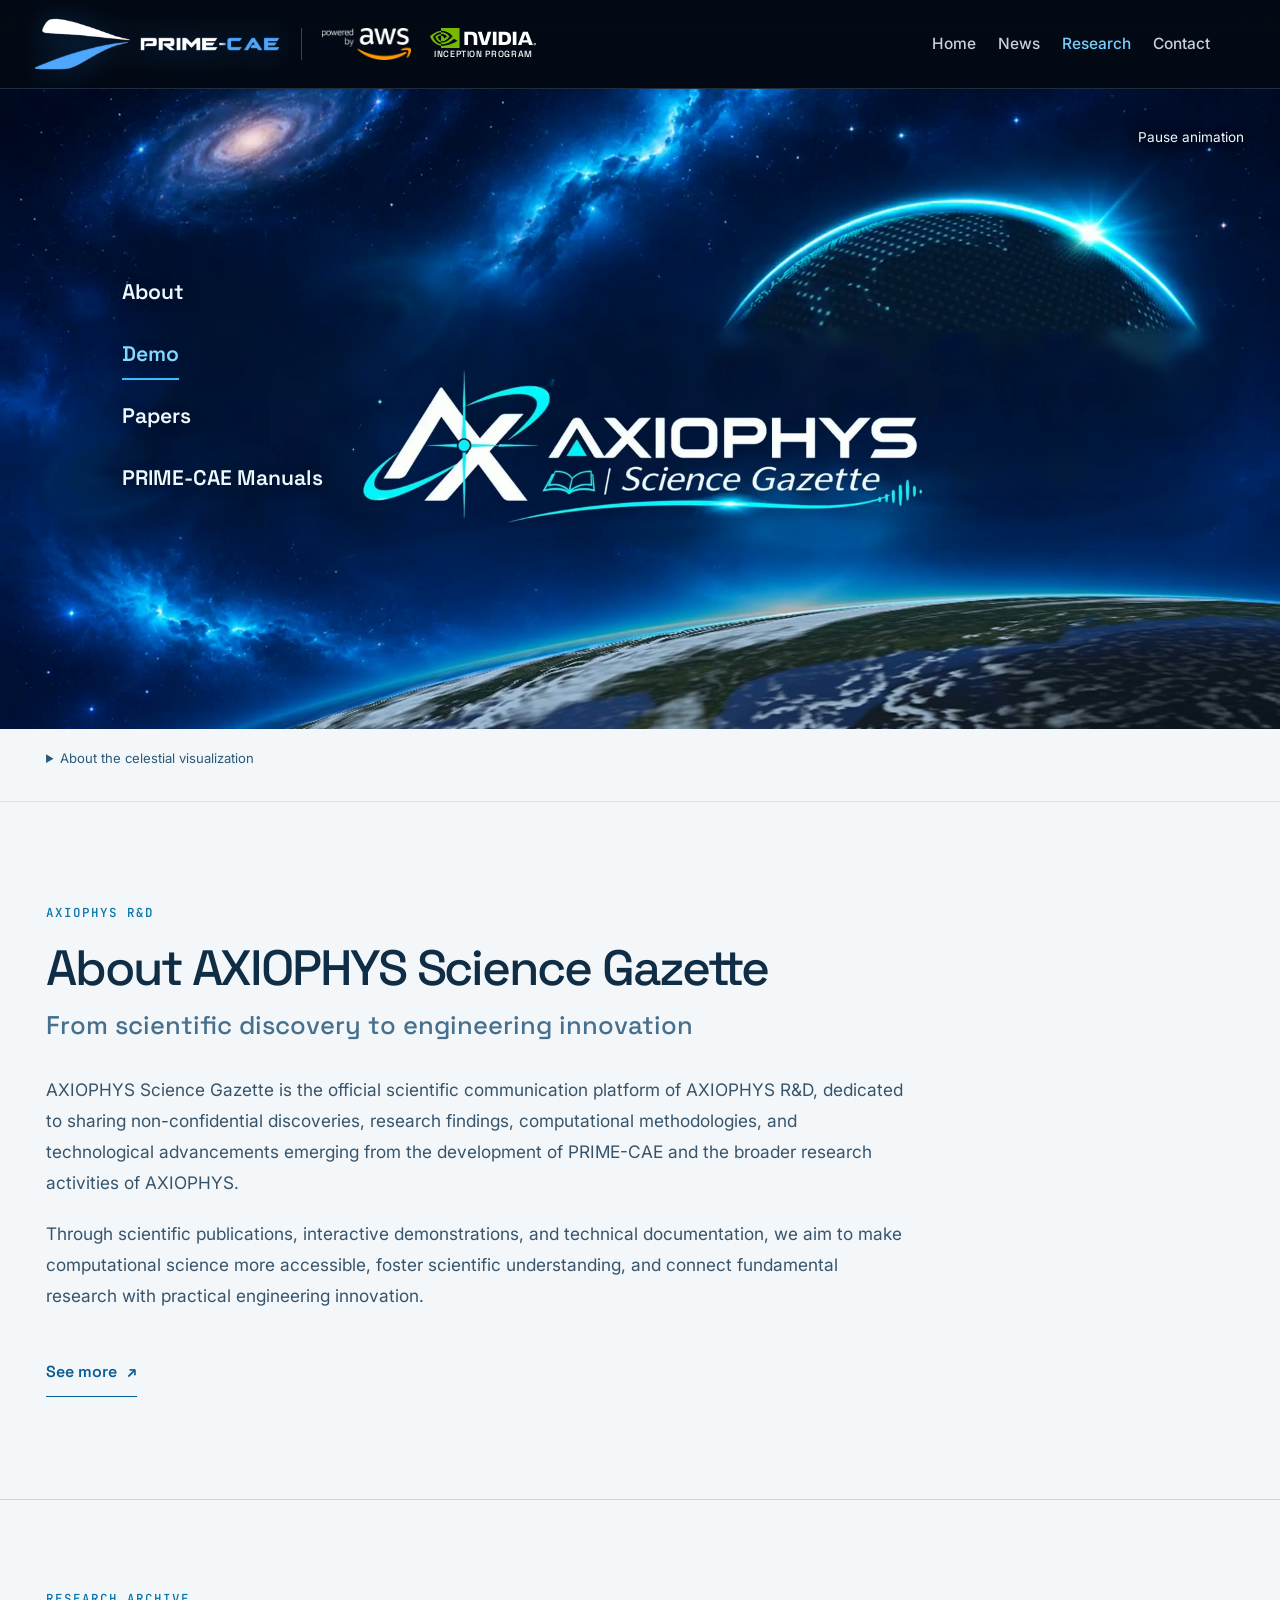
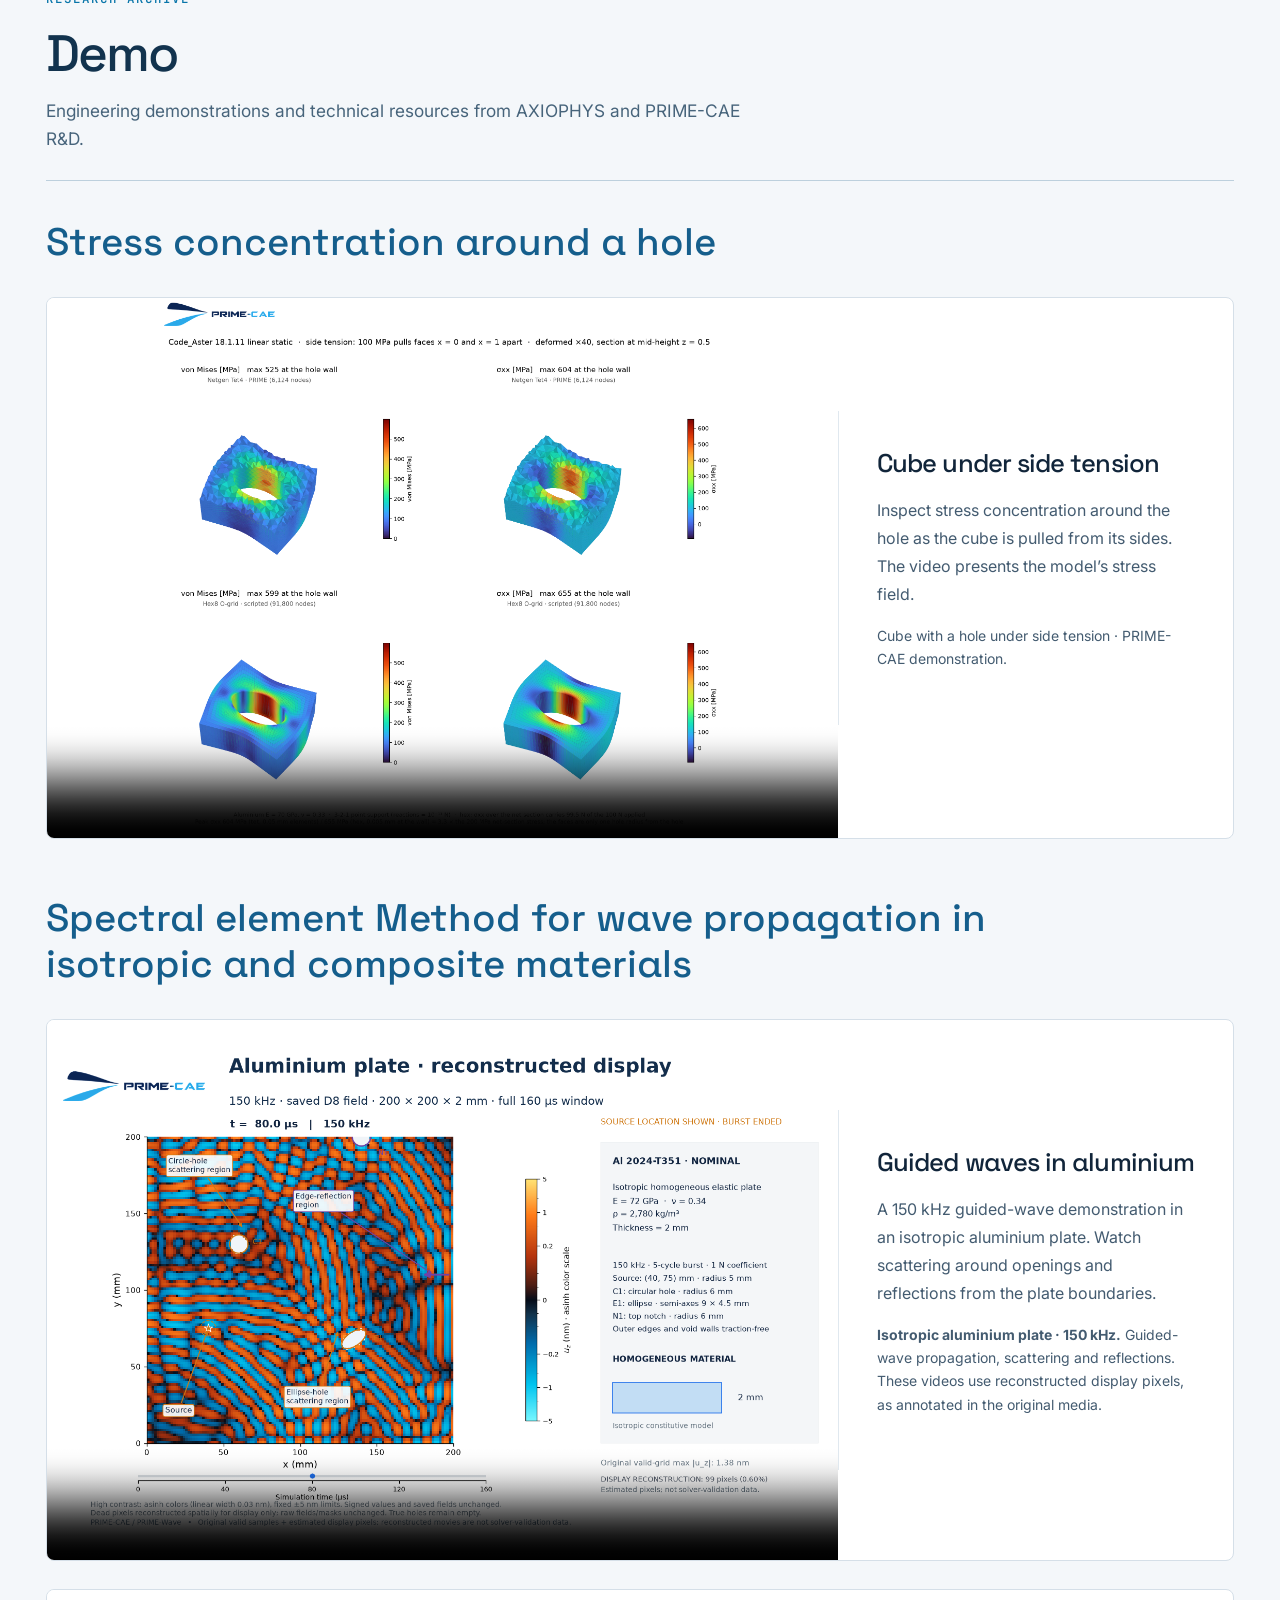
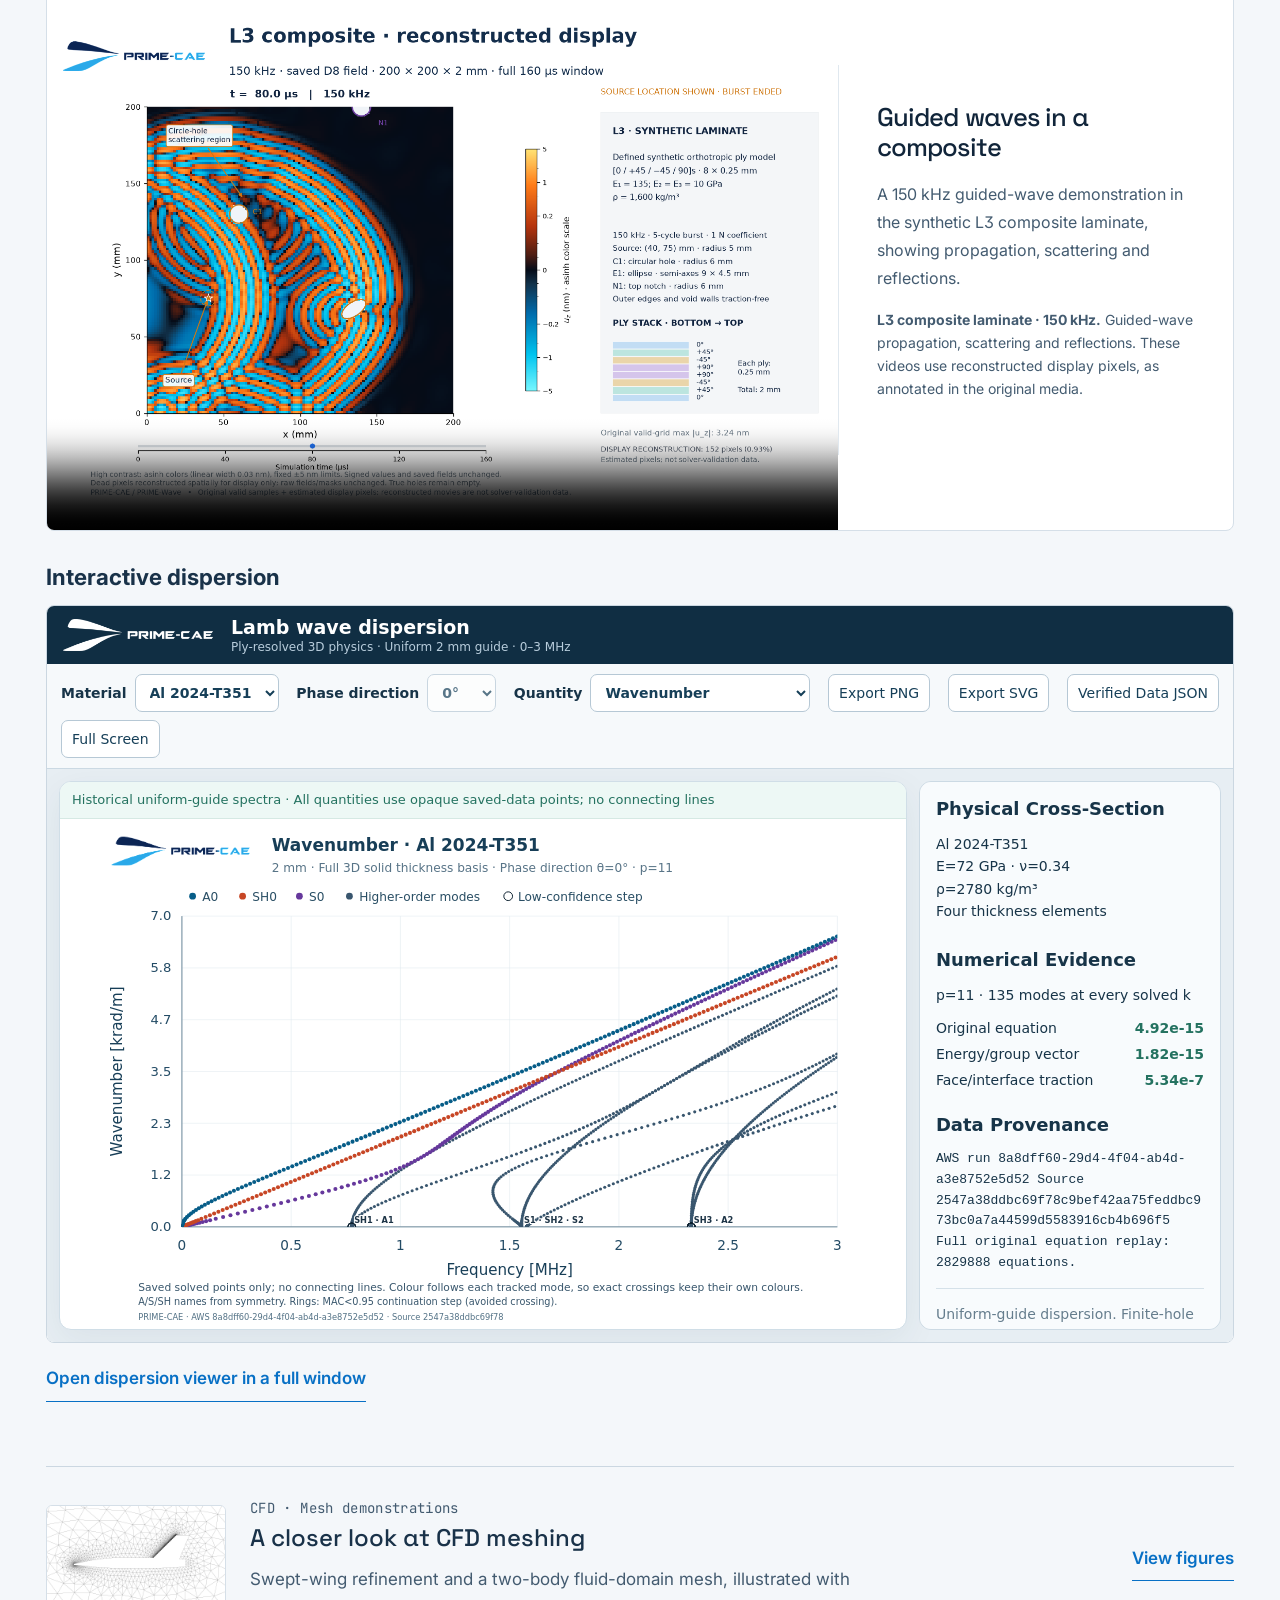
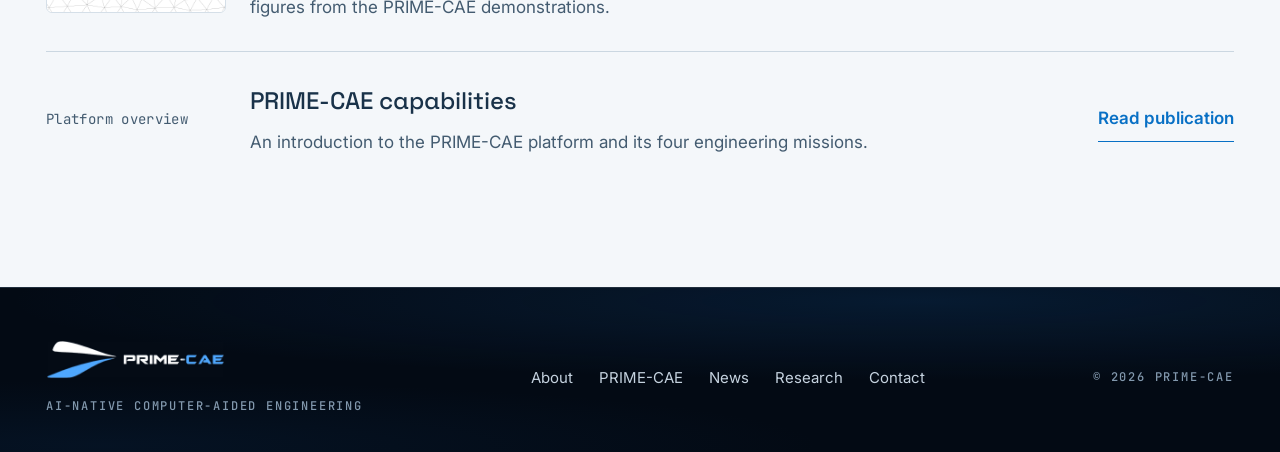
<file: research.html>
<!doctype html><html lang="en"><head><meta charset="utf-8"><meta name="viewport" content="width=device-width,initial-scale=1"><link rel="icon" type="image/png" sizes="16x16" href="assets/favicon-16.png?v=2"><link rel="icon" type="image/png" sizes="32x32" href="assets/favicon-32.png?v=2"><link rel="icon" type="image/png" sizes="48x48" href="assets/favicon-48.png?v=2"><link rel="icon" type="image/png" sizes="192x192" href="assets/favicon-192.png?v=2"><link rel="apple-touch-icon" sizes="180x180" href="assets/favicon-180.png?v=2"><script>if ('scrollRestoration' in history) history.scrollRestoration='manual';addEventListener('pageshow',function(){if(!location.hash)scrollTo({top:0,left:0,behavior:'instant'})});</script><title>AXIOPHYS Science Gazette | Research &amp; Scientific Publications</title><meta name="description" content="Explore AXIOPHYS Science Gazette, the scientific communication platform of AXIOPHYS R&amp;D, featuring computational science, engineering demonstrations, research papers and PRIME-CAE manuals."><link rel="canonical" href="https://www.prime-cae.com/research.html"><meta name="theme-color" content="#030a14"><meta property="og:title" content="AXIOPHYS Science Gazette | Research &amp; Scientific Publications"><meta property="og:description" content="Explore AXIOPHYS Science Gazette, the scientific communication platform of AXIOPHYS R&amp;D, featuring computational science, engineering demonstrations, research papers and PRIME-CAE manuals."><meta property="og:url" content="https://www.prime-cae.com/research.html"><meta property="og:type" content="website"><meta property="og:image" content="https://www.prime-cae.com/media/gazette/science-gazette-poster.jpg"><link href="https://fonts.googleapis.com/css2?family=Space+Grotesk:wght@400;500;600&family=Inter:wght@400;500;600&family=JetBrains+Mono:wght@400;500&display=swap" rel="stylesheet"><link rel="stylesheet" href="css/tokens.css"><link rel="stylesheet" href="css/base.css"><link rel="stylesheet" href="css/layout.css"><link rel="stylesheet" href="css/components.css"><link rel="stylesheet" href="css/hero.css?v=hero-rail-1"><link rel="stylesheet" href="css/sections.css"><link rel="stylesheet" href="css/mobile.css?v=mobile-menu-right-1"><link rel="stylesheet" href="css/news.css?v=header-match-1"><link rel="stylesheet" href="css/research.css?v=17"></head><body class="gazette-page"><header class="nav" id="nav" data-env="navy">
  <div class="progress" aria-hidden="true"><i id="progressBar"></i></div>
  <div class="shell nav__in">
    <a class="nav__brand" href="https://www.prime-cae.com/" aria-label="PRIME-CAE home">
      <img class="nav__logo" src="assets/prime-cae-lockup.png" alt="PRIME-CAE" width="285" height="62">
      <span class="nav__sub">AI-Native<br>Computer-Aided Engineering</span>
    </a>
    <div class="nav__partners">
      <div class="nav__partner-logos">
        <img class="nav__aws" src="assets/powered-by-aws.png" alt="Powered by AWS" width="200" height="72" decoding="async">
        <div class="nav__inception">
          <img src="assets/nvidia-wordmark-white.svg" alt="NVIDIA" width="164" height="30">
          <span>Inception Program</span>
        </div>
      </div>
    </div>

    <nav class="nav__links" id="navLinks" aria-label="Primary">
      <a class="nav__a" href="https://www.prime-cae.com/">Home</a>
      <a class="nav__a" href="news.html">News</a>
      <a class="nav__a" href="research.html" aria-current="page">Research</a>
      <a class="nav__a" href="contact.html">Contact</a>
      <span class="nav__ind" id="navInd" aria-hidden="true"></span>
    </nav>

    <div class="nav__act">
      <button class="nav__icon nav__burger" id="burger" type="button" aria-label="Open menu" aria-expanded="false" aria-controls="menu">
        <svg width="16" height="16" viewBox="0 0 24 24" fill="none" stroke="currentColor" stroke-width="1.7" stroke-linecap="round" aria-hidden="true">
          <path d="M3 7h18M3 12h18M3 17h18"/></svg>
      </button>
    </div>
  </div>
</header>
<div class="menu" id="menu" data-env="navy">
  <a href="https://www.prime-cae.com/">Home</a>
  <a href="index.html#about">About</a>
  <a href="index.html#layer">PRIME-CAE</a>
  <a href="news.html">News</a>
  <a href="research.html" aria-current="page">Research</a>
  <a href="contact.html">Contact</a>
</div><main id="top">
<section class="gazette-hero" aria-label="AXIOPHYS Science Gazette visual introduction"><div class="gazette-hero__frame">
<video id="gazette-film" muted loop playsinline preload="metadata" poster="media/gazette/science-gazette-poster.jpg" aria-label="Artistic visualization of Earth, a spiral galaxy, and the AXIOPHYS Science Gazette logo">
<source src="media/gazette/science-gazette-mobile.mp4" type="video/mp4" media="(max-width:700px)"><source src="media/gazette/science-gazette-desktop.mp4" type="video/mp4"></video>

<button class="gazette-hero__play" type="button" data-gazette-toggle aria-label="Play animation">Play animation</button></div></section>
<nav class="gazette-categories" aria-label="AXIOPHYS Science Gazette sections"><a class="gazette-categories__about" href="#about-gazette">About</a><a href="#demo" data-gazette-tab="demo" aria-current="true">Demo</a><a href="#papers" data-gazette-tab="papers">Papers</a><a href="#manuals" data-gazette-tab="manuals">PRIME-CAE Manuals</a></nav>
<details class="gazette-credit shell"><summary>About the celestial visualization</summary><p>This independently produced artistic visualization depicts a computationally rendered Earth and spiral galaxy in slow motion. Earth imagery is informed by NASA’s <a href="https://science.nasa.gov/earth/earth-observatory/blue-marble-next-generation/">Blue Marble: Next Generation</a>. Specific source-image provenance for the finished animation has not been independently confirmed. The animation uses simplified motion and synthetic atmospheric effects. It is not real-time astronomical footage or a physical simulation. NASA did not produce or endorse this animation.</p><p>Scientific references: <a href="https://science.nasa.gov/learn/basics-of-space-flight/chapter2-1/">NASA reference systems</a> · <a href="https://science.nasa.gov/missions/hubble/hubble-comes-face-to-face-with-spirals-arms/">spiral galaxy structure</a> · <a href="https://www.nasa.gov/nasa-brand-center/images-and-media/">NASA media usage</a>.</p></details>
<article class="gazette-intro shell" id="about-gazette"><p class="gazette-eyebrow">AXIOPHYS R&amp;D</p><h1>About AXIOPHYS Science Gazette</h1><h2>From scientific discovery to engineering innovation</h2><p>AXIOPHYS Science Gazette is the official scientific communication platform of AXIOPHYS R&amp;D, dedicated to sharing non-confidential discoveries, research findings, computational methodologies, and technological advancements emerging from the development of PRIME-CAE and the broader research activities of AXIOPHYS.</p><p>Through scientific publications, interactive demonstrations, and technical documentation, we aim to make computational science more accessible, foster scientific understanding, and connect fundamental research with practical engineering innovation.</p><a class="gazette-link" href="about-science-gazette.html">See more <span aria-hidden="true">↗</span></a></article>
<section class="gazette-browser shell" aria-label="Research archive"><section id="demo" data-gazette-panel="demo"><div class="gazette-section-head"><p class="gazette-eyebrow">Research archive</p><h2>Demo</h2><p>Engineering demonstrations and technical resources from AXIOPHYS and PRIME-CAE R&amp;D.</p></div>
<section aria-labelledby="cube-video-title" class="news-cube-video"><h2 id="cube-video-title">Stress concentration around a hole</h2><figure class="news-demo news-media-row"><div class="news-media-visual"><video aria-label="Cube with a hole under side tension" controls="" playsinline="" poster="assets/news/PRIME-CAE_FEM_stress_concentration.jpg" preload="none"><source src="assets/news/PRIME-CAE_side_tension_demo.mp4" type="video/mp4"/>Your browser does not support embedded video. <a href="assets/news/PRIME-CAE_side_tension_demo.mp4">Download the cube side-tension video</a>.</video></div><figcaption class="news-media-copy"><h3>Cube under side tension</h3><p>Inspect stress concentration around the hole as the cube is pulled from its sides. The video presents the model’s stress field.</p><p class="news-media-note">Cube with a hole under side tension · PRIME-CAE demonstration.</p></figcaption></figure></section>
<section aria-label="Guided waves and dispersion" class="news-wave-feature"><h2 id="guided-waves">Spectral element Method for wave propagation in isotropic and composite materials</h2><figure class="news-demo news-media-row"><div class="news-media-visual"><video aria-label="Guided-wave propagation in isotropic aluminium plate at 150 kHz" class="news-wave-video" controls="" playsinline="" poster="assets/news/PRIME_CAE_Al_150kHz_wave_propagation_poster_80us.png" preload="none"><source src="assets/news/PRIME_CAE_Al_150kHz_wave_propagation.mp4" type="video/mp4"/>Your browser does not support embedded video. <a href="assets/news/PRIME_CAE_Al_150kHz_wave_propagation.mp4">Download the guided-wave video</a>.</video></div><figcaption class="news-media-copy"><h3>Guided waves in aluminium</h3><p>A 150 kHz guided-wave demonstration in an isotropic aluminium plate. Watch scattering around openings and reflections from the plate boundaries.</p><p class="news-media-note"><strong>Isotropic aluminium plate · 150 kHz.</strong> Guided-wave propagation, scattering and reflections. These videos use reconstructed display pixels, as annotated in the original media.</p></figcaption></figure><figure class="news-demo news-media-row"><div class="news-media-visual"><video aria-label="Guided-wave propagation in l3 composite laminate at 150 kHz" class="news-wave-video" controls="" playsinline="" poster="assets/news/PRIME_CAE_L3_150kHz_wave_propagation_poster_80us.png" preload="none"><source src="assets/news/PRIME_CAE_L3_150kHz_wave_propagation.mp4" type="video/mp4"/>Your browser does not support embedded video. <a href="assets/news/PRIME_CAE_L3_150kHz_wave_propagation.mp4">Download the guided-wave video</a>.</video></div><figcaption class="news-media-copy"><h3>Guided waves in a composite</h3><p>A 150 kHz guided-wave demonstration in the synthetic L3 composite laminate, showing propagation, scattering and reflections.</p><p class="news-media-note"><strong>L3 composite laminate · 150 kHz.</strong> Guided-wave propagation, scattering and reflections. These videos use reconstructed display pixels, as annotated in the original media.</p></figcaption></figure><div class="news-dispersion"><h3>Interactive dispersion</h3><div class="news-html-canvas"><iframe allow="fullscreen" loading="lazy" sandbox="allow-scripts allow-downloads" src="assets/news/dispersion.html?v=lamb-wave-12&amp;embed=1" title="PRIME-CAE interactive Lamb wave dispersion"></iframe></div><a class="news-link" href="assets/news/dispersion.html" rel="noopener" target="_blank">Open dispersion viewer in a full window</a></div></section>
<article class="news-entry" data-news-category="publication"><a class="news-entry__thumbnail" href="prime-cae-capabilities.html#cfd-mesh"><img alt="Refined mesh surrounding a swept-wing section" loading="lazy" src="assets/news/cfd-wing-mesh.png"/></a><div><p class="news-meta">CFD · Mesh demonstrations</p><h3><a href="prime-cae-capabilities.html#cfd-mesh">A closer look at CFD meshing</a></h3><p>Swept-wing refinement and a two-body fluid-domain mesh, illustrated with figures from the PRIME-CAE demonstrations.</p></div><a class="news-link" href="prime-cae-capabilities.html#cfd-mesh">View figures</a></article>
<article class="news-entry" data-news-category="publication"><p class="news-meta">Platform overview</p><div><h3><a href="prime-cae-capabilities.html">PRIME-CAE capabilities</a></h3><p>An introduction to the PRIME-CAE platform and its four engineering missions.</p></div><a class="news-link" href="prime-cae-capabilities.html">Read publication</a></article>
</section><section id="papers" data-gazette-panel="papers" hidden><div class="gazette-empty"><p class="gazette-eyebrow">Research archive</p><h2>Research Papers</h2><p>Scientific publications from AXIOPHYS R&amp;D will appear here as they become available.</p></div></section><section id="manuals" data-gazette-panel="manuals" hidden><div class="gazette-empty"><p class="gazette-eyebrow">Research archive</p><h2>PRIME-CAE Manuals</h2><p>Technical documentation, engineering workflows, and software manuals will be published here as they become available.</p></div></section></section></main><footer class="foot env" id="company" data-env="navy">
  <div class="shell foot__in">
    <div>
      <img class="foot__logo" src="assets/prime-cae-lockup.png" alt="PRIME-CAE" width="285" height="62">
      <p class="t-micro" style="margin-top:var(--s-4)">AI-Native Computer-Aided Engineering</p>
    </div>
    <nav class="foot__links" aria-label="Footer"><a href="index.html#about">About</a> <a href="index.html#layer">PRIME-CAE</a> <a href="news.html">News</a> <a href="research.html">Research</a> <a href="contact.html">Contact</a></nav>
    <span class="t-micro">© <span id="year">2026</span> PRIME-CAE</span>
  </div>
</footer><script type="module" src="js/research.js?v=4"></script></body></html>
</file>
<file: css/tokens.css>
/* ============================================================================
   PRIME-CAE · design tokens
   ----------------------------------------------------------------------------
   Two layers:
     1. a fixed palette and type/space scale (:root)
     2. four ENVIRONMENTS — navy, sky, ice, white — each of which republishes a
        complete --env-* contract. Components never name a colour directly; they
        inherit the environment they happen to sit in, so a panel, a chart axis
        and a caption all re-tune themselves when the background changes.
   ========================================================================== */
:root{
  /* ---------------------------------------------------------- palette --- */
  --navy-990:#020710;
  --navy-950:#030A14;
  --navy-900:#061120;
  --navy-850:#08182A;
  --navy-800:#0A2037;
  --navy-700:#0E2C48;
  --navy-600:#134064;

  --sky-800:#0C63A8;
  --sky-700:#1E7FC4;
  --sky-600:#3AA0E4;
  --sky-500:#57B9F5;
  --sky-400:#76CAFA;
  --sky-300:#A4DCFA;
  --sky-200:#C4E8FC;
  --sky-100:#D4F0FF;

  --ice-200:#DDEBF5;
  --ice-100:#EAF5FC;
  --ice-50:#F0F6FA;
  --paper:#F7FAFD;
  --white:#FFFFFF;

  --prime-blue:#087FE8;         /* active engineering state              */
  --prime-lift:#4AA9FF;         /* the same, lifted for dark grounds     */
  --prime-cyan:#22C9D4;         /* AI / learned response / data transfer */
  --prime-navy:#0F204B;         /* brand navy from the lockup            */

  /* status — only ever used for engineering state ---------------------- */
  --pass-l:#12885F;  --warn-l:#A9710A;  --fail-l:#C4342F;
  --pass-d:#35D39A;  --warn-d:#E8B23A;  --fail-d:#F0605A;

  /* field ramp — identical in every environment, because it carries data */
  --f0:#0B245C; --f1:#1464CD; --f2:#29C8E0; --f3:#7EE2A8; --f4:#F0B429; --f5:#FF5454;

  /* ------------------------------------------------- text ink families - */
  --tod-1:#F5F9FF;  --tod-2:#C5D2DF;  --tod-3:#91A5B9;  --tod-4:#8298AD;
  --tol-1:#07182B;  --tol-2:#29445F;  --tol-3:#58718A;  --tol-4:#6E8398;

  /* ------------------------------------------------------------- type -- */
  --font-sans:"Space Grotesk","Inter",-apple-system,BlinkMacSystemFont,"Segoe UI",sans-serif;
  --font-text:"Inter",-apple-system,BlinkMacSystemFont,"Segoe UI",Helvetica,Arial,sans-serif;
  --font-mono:"JetBrains Mono",ui-monospace,"SF Mono",Menlo,Consolas,monospace;

  --fs-micro:0.75rem;                            /* 12 · tertiary marks   */
  --fs-meta:0.8125rem;                           /* 13 · instrumentation  */
  --fs-small:0.9375rem;                          /* 15 · technical copy   */
  --fs-body:1.0625rem;                           /* 17 · body             */
  --fs-lede:clamp(1.09rem,.62vw + .92rem,1.25rem);
  --fs-nav:0.9688rem;                            /* 15.5                  */
  --fs-eyebrow:0.8125rem;
  --fs-h3:min(clamp(1.5rem,.9vw + 1.24rem,1.875rem),3.4vh);
  --fs-d2:min(clamp(1.75rem,1.6vw + 1.24rem,2.5rem),4.2vh);
  /* the display sizes are capped against the viewport's height as well as its
     width: a wide, short laptop must not be handed a 68px heading it has no
     room for. min() keeps it continuous — no breakpoint jump. */
  --fs-h2:min(clamp(2.625rem,3.1vw + 1.6rem,4.25rem),5.6vh);
  --fs-hero:min(clamp(3rem,5.1vw + 1.1rem,6rem),9.4vh);
  --fs-value:clamp(1.25rem,1.1vw + .9rem,1.875rem);   /* engineering values */
  --fs-value-lg:clamp(1.75rem,2vw + 1rem,2.75rem);

  --lh-tight:1.04;
  --lh-title:1.14;
  --lh-body:1.62;
  --lh-copy:1.68;

  /* ------------------------------------------------------------ space -- */
  --s-1:4px;  --s-2:8px;   --s-3:12px;  --s-4:18px;  --s-5:26px;
  --s-6:36px; --s-7:52px;  --s-8:72px;  --s-9:104px; --s-10:140px;
  --gutter:clamp(22px,3.6vw,72px);
  --measure:1320px;
  /* Vertical space is spent out of the viewport's height, so it is measured in
     it. On a 2560x1440 screen this is ~122px; on a 1990x900 laptop ~86px; on a
     1280x720 laptop ~63px — the page keeps its proportions instead of its
     pixel values. */
  --section-y:clamp(40px,3.2vh + 1.6vw,112px);
  --section-y-tight:clamp(32px,2.4vh + 1.2vw,84px);
  --nav-h:88px;

  /* ------------------------------------------------------- line weight - */
  --lw-hair:1px;
  --lw-1:1.25px;
  --lw-2:1.5px;
  --lw-3:2px;
  --lw-chart:2.5px;

  /* ----------------------------------------------------------- radius -- */
  --r-1:5px; --r-2:8px; --r-3:12px; --r-4:16px;

  /* ----------------------------------------------------------- motion -- */
  --ease-fast:cubic-bezier(.3,0,.2,1);
  --ease-standard:cubic-bezier(.22,.61,.36,1);
  --ease-large:cubic-bezier(.16,1,.3,1);
  --t-fast:150ms;
  --t-normal:280ms;
  --t-large:560ms;
  --t-reveal:700ms;

  --z-nav:70; --z-modal:90; --z-hero-ui:40;
}

@media (min-width:1700px){ :root{ --measure:1520px } }
@media (min-width:1900px){ :root{ --measure:1680px } }

/* ==========================================================================
   ENVIRONMENT · NAVY — computation, physics, model state, authority
   ========================================================================== */
[data-env="navy"]{
  --env-mode:dark;
  --env-bg:var(--navy-950);
  --env-bg-far:var(--navy-990);
  --env-wash:radial-gradient(115% 78% at 72% 8%,rgba(20,84,150,.22),transparent 62%),
             radial-gradient(85% 60% at 8% 96%,rgba(12,52,96,.20),transparent 66%);
  --env-surface:rgba(160,205,245,.055);
  --env-surface-2:rgba(160,205,245,.10);
  --env-panel:linear-gradient(152deg,rgba(15,30,49,.96),rgba(5,13,23,.985));
  --env-panel-solid:#08131F;
  --env-inset:rgba(2,7,14,.55);

  --env-text:var(--tod-1);
  --env-text-2:var(--tod-2);
  --env-text-3:var(--tod-3);
  --env-text-4:var(--tod-4);

  --env-line:rgba(151,190,222,.20);
  --env-line-strong:rgba(126,190,238,.34);
  --env-line-active:rgba(74,169,255,.72);
  --env-grid:rgba(126,182,236,.085);
  --env-grid-major:rgba(126,182,236,.17);

  --env-accent:var(--prime-lift);
  --env-accent-2:var(--prime-cyan);
  --env-accent-wash:rgba(74,169,255,.16);
  --env-accent-edge:rgba(74,169,255,.42);

  --env-btn-bg:linear-gradient(180deg,#5FB2FF,#1D7FE4);
  --env-btn-fg:#031425;
  --env-btn-glow:0 14px 40px -14px rgba(30,127,228,.75);

  --env-pass:var(--pass-d); --env-warn:var(--warn-d); --env-fail:var(--fail-d);
  --env-shadow:0 34px 76px -36px rgba(0,0,0,.96);
  --env-logo-opacity:1;
}

/* ==========================================================================
   ENVIRONMENT · SKY — flow, atmosphere, propagation, expansion
   ========================================================================== */
[data-env="sky"]{
  --env-mode:light;
  --env-bg:var(--sky-300);
  --env-bg-far:var(--sky-200);
  --env-wash:linear-gradient(180deg,rgba(87,185,245,.55),rgba(212,240,255,.9)),
             radial-gradient(90% 70% at 76% 6%,rgba(255,255,255,.62),transparent 60%);
  --env-surface:rgba(255,255,255,.52);
  --env-surface-2:rgba(255,255,255,.78);
  --env-panel:linear-gradient(160deg,rgba(255,255,255,.90),rgba(240,250,255,.82));
  --env-panel-solid:#EFF9FF;
  --env-inset:rgba(6,22,42,.06);

  --env-text:#06162A;
  --env-text-2:#173451;
  --env-text-3:#365774;
  --env-text-4:#4C6B87;

  --env-line:rgba(5,31,57,.22);
  --env-line-strong:rgba(5,31,57,.36);
  --env-line-active:var(--sky-800);
  --env-grid:rgba(5,31,57,.10);
  --env-grid-major:rgba(5,31,57,.19);

  --env-accent:var(--sky-800);
  --env-accent-2:#0A5C93;
  --env-accent-wash:rgba(8,99,168,.13);
  --env-accent-edge:rgba(8,99,168,.40);

  --env-btn-bg:linear-gradient(180deg,#0F2E52,#06162A);
  --env-btn-fg:#EAF4FF;
  --env-btn-glow:0 14px 36px -16px rgba(6,22,42,.6);

  --env-pass:var(--pass-l); --env-warn:var(--warn-l); --env-fail:var(--fail-l);
  --env-shadow:0 30px 64px -34px rgba(9,46,82,.42);
  --env-logo-opacity:1;
}

/* ==========================================================================
   ENVIRONMENT · ICE — analysis, comparison, readable data work
   ========================================================================== */
[data-env="ice"]{
  --env-mode:light;
  --env-bg:var(--ice-50);
  --env-bg-far:var(--ice-100);
  --env-wash:radial-gradient(110% 74% at 78% 4%,rgba(150,205,245,.30),transparent 64%),
             radial-gradient(80% 60% at 4% 98%,rgba(180,220,250,.26),transparent 66%);
  --env-surface:rgba(255,255,255,.72);
  --env-surface-2:#FFFFFF;
  --env-panel:linear-gradient(160deg,rgba(255,255,255,.96),rgba(246,251,254,.92));
  --env-panel-solid:#FFFFFF;
  --env-inset:rgba(9,43,74,.05);

  --env-text:var(--tol-1);
  --env-text-2:var(--tol-2);
  --env-text-3:var(--tol-3);
  --env-text-4:var(--tol-4);

  --env-line:rgba(9,43,74,.16);
  --env-line-strong:rgba(9,58,100,.30);
  --env-line-active:rgba(4,111,210,.78);
  --env-grid:rgba(9,43,74,.085);
  --env-grid-major:rgba(9,43,74,.16);

  --env-accent:var(--prime-blue);
  --env-accent-2:#0A6FA8;
  --env-accent-wash:rgba(8,127,232,.10);
  --env-accent-edge:rgba(8,127,232,.36);

  --env-btn-bg:linear-gradient(180deg,#0B2846,#061424);
  --env-btn-fg:#EAF4FF;
  --env-btn-glow:0 14px 34px -16px rgba(9,43,74,.45);

  --env-pass:var(--pass-l); --env-warn:var(--warn-l); --env-fail:var(--fail-l);
  --env-shadow:0 26px 60px -34px rgba(9,43,74,.34);
  --env-logo-opacity:1;
}

/* ==========================================================================
   ENVIRONMENT · WHITE — clarity, explanation, product storytelling
   ========================================================================== */
[data-env="white"]{
  --env-mode:light;
  --env-bg:var(--white);
  --env-bg-far:var(--paper);
  --env-wash:radial-gradient(120% 68% at 50% -8%,rgba(160,210,248,.24),transparent 58%);
  --env-surface:rgba(247,250,253,.9);
  --env-surface-2:#FFFFFF;
  --env-panel:linear-gradient(160deg,#FFFFFF,#F6FAFD);
  --env-panel-solid:#FFFFFF;
  --env-inset:rgba(9,43,74,.045);

  --env-text:var(--tol-1);
  --env-text-2:var(--tol-2);
  --env-text-3:var(--tol-3);
  --env-text-4:var(--tol-4);

  --env-line:rgba(13,55,91,.15);
  --env-line-strong:rgba(13,55,91,.28);
  --env-line-active:rgba(4,111,210,.78);
  --env-grid:rgba(13,55,91,.075);
  --env-grid-major:rgba(13,55,91,.15);

  --env-accent:var(--prime-blue);
  --env-accent-2:#0A6FA8;
  --env-accent-wash:rgba(8,127,232,.09);
  --env-accent-edge:rgba(8,127,232,.34);

  --env-btn-bg:linear-gradient(180deg,#0B2846,#061424);
  --env-btn-fg:#EAF4FF;
  --env-btn-glow:0 14px 34px -16px rgba(9,43,74,.4);

  --env-pass:var(--pass-l); --env-warn:var(--warn-l); --env-fail:var(--fail-l);
  --env-shadow:0 24px 56px -34px rgba(9,43,74,.30);
  --env-logo-opacity:1;
}

/* An environment paints its own ground and coordinates every dependent
   property in one transition, so a theme change never flashes. */
.env{
  position:relative;isolation:isolate;
  background-color:var(--env-bg);
  color:var(--env-text);
  transition:background-color var(--t-large) var(--ease-standard),
             color var(--t-large) var(--ease-standard);
}
/* z-index:-1 inside an isolated stacking context, so the wash sits behind the
   section's own content without disturbing any child's positioning */
.env::before{
  content:"";position:absolute;inset:0;pointer-events:none;z-index:-1;
  background:var(--env-wash);
}
</file>
<file: css/base.css>
/* ============================================================================
   PRIME-CAE · reset and typography
   Every colour here resolves through the environment contract, so a heading
   never has to know which background it landed on.
   ========================================================================== */
*,*::before,*::after{box-sizing:border-box}
html{-webkit-text-size-adjust:100%;background:var(--navy-950);scroll-behavior:smooth}
body{
  margin:0;
  background:var(--navy-950);
  color:var(--tod-1);
  font-family:var(--font-text);
  font-size:var(--fs-body);
  line-height:var(--lh-body);
  -webkit-font-smoothing:antialiased;-moz-osx-font-smoothing:grayscale;
  font-feature-settings:"ss01","cv02","cv03";
  overflow-x:hidden;
}
img,video,canvas,svg{display:block;max-width:100%}
button,input,select,textarea{font:inherit;color:inherit}
button{background:none;border:0;cursor:pointer;padding:0}
a{color:inherit;text-decoration:none}
ul,ol{margin:0;padding:0;list-style:none}
h1,h2,h3,h4,h5,p,figure{margin:0}
fieldset{border:0;margin:0;padding:0}
::selection{background:rgba(74,169,255,.28);color:#fff}

:focus{outline:none}
:focus-visible{
  outline:var(--lw-3) solid var(--env-line-active,var(--prime-lift));
  outline-offset:3px;border-radius:var(--r-1);
}

::-webkit-scrollbar{width:12px;height:12px}
::-webkit-scrollbar-track{background:var(--navy-990)}
::-webkit-scrollbar-thumb{background:#16273c;border-radius:20px;border:3px solid var(--navy-990)}
::-webkit-scrollbar-thumb:hover{background:#22394f}

/* ------------------------------------------------------------------ type - */
.t-hero{font-family:var(--font-sans);font-weight:500;font-size:var(--fs-hero);
  line-height:var(--lh-tight);letter-spacing:-.036em;color:var(--env-text)}
.t-h2{font-family:var(--font-sans);font-weight:500;font-size:var(--fs-h2);
  line-height:var(--lh-title);letter-spacing:-.03em;color:var(--env-text)}
.t-d2{font-family:var(--font-sans);font-weight:500;font-size:var(--fs-d2);
  line-height:1.12;letter-spacing:-.026em;color:var(--env-text)}
.t-h3{font-family:var(--font-sans);font-weight:500;font-size:var(--fs-h3);
  line-height:1.2;letter-spacing:-.018em;color:var(--env-text)}
.t-lede{font-size:var(--fs-lede);line-height:var(--lh-copy);color:var(--env-text-2);max-width:58ch}
.t-body{font-size:var(--fs-body);line-height:var(--lh-copy);color:var(--env-text-2);max-width:66ch}
.t-small{font-size:var(--fs-small);line-height:1.6;color:var(--env-text-2);max-width:70ch}
.t-mono{font-family:var(--font-mono);font-variant-ligatures:none}

/* instrumentation: compact, never faint */
.t-meta{font-family:var(--font-mono);font-size:var(--fs-meta);font-weight:500;
  letter-spacing:.16em;text-transform:uppercase;color:var(--env-text-3)}
.t-micro{font-family:var(--font-mono);font-size:var(--fs-micro);font-weight:500;
  letter-spacing:.15em;text-transform:uppercase;color:var(--env-text-4)}

/* engineering results are part of the design, not a footnote */
.t-value{font-family:var(--font-sans);font-weight:500;font-size:var(--fs-value);
  line-height:1;letter-spacing:-.02em;font-variant-numeric:tabular-nums;color:var(--env-text)}
.t-value-lg{font-family:var(--font-sans);font-weight:500;font-size:var(--fs-value-lg);
  line-height:1;letter-spacing:-.028em;font-variant-numeric:tabular-nums;color:var(--env-text)}

.ink-2{color:var(--env-text-2)} .ink-3{color:var(--env-text-3)} .ink-4{color:var(--env-text-4)}
.accent{color:var(--env-accent)}
.nowrap{white-space:nowrap}

/* Emphasis inside a heading. On dark it lifts to PRIME-CAE blue; on light it
   stays navy, which reads as more authoritative than a gradient would. */
.grad{color:var(--env-accent)}
[data-env="navy"] .grad{
  background:linear-gradient(96deg,#FFFFFF 2%,#CFE4FB 38%,var(--prime-lift) 96%);
  -webkit-background-clip:text;background-clip:text;color:transparent;
}
[data-env="ice"] .grad,[data-env="white"] .grad{color:var(--prime-blue)}
[data-env="sky"] .grad{color:#06162A;opacity:.62}

.sr-only{position:absolute;width:1px;height:1px;padding:0;margin:-1px;overflow:hidden;
  clip:rect(0 0 0 0);white-space:nowrap;border:0}

@media (prefers-reduced-motion:reduce){
  html{scroll-behavior:auto}
  *,*::before,*::after{animation-duration:.01ms!important;animation-iteration-count:1!important;
    transition-duration:.01ms!important}
}
</file>
<file: css/layout.css>
/* ============================================================================
   PRIME-CAE · layout — measure, the 12-column field, section chrome, seams
   ========================================================================== */
.shell{width:100%;max-width:var(--measure);margin-inline:auto;padding-inline:var(--gutter)}

/* a wide shell for the engineering viewports; copy never uses it */
.shell--wide{max-width:min(96vw,1840px)}

.section{position:relative;padding-block:var(--section-y);scroll-margin-top:var(--nav-h)}
.section--tight{padding-block:var(--section-y-tight)}

/* ---------------------------------------------------------------- field - */
.field{display:grid;grid-template-columns:repeat(12,minmax(0,1fr));
  gap:var(--s-5) var(--s-6)}
.c-1,.c-4,.c-5,.c-6,.c-7,.c-8,.c-9,
.c-l5,.c-l6,.c-l7,.c-r5,.c-r6,.c-r7,.c-in10{grid-column:1/-1}
/* Below the breakpoint every child already spans the full field, so the twelve
   tracks buy nothing — and their eleven 36px gaps add up to more than a phone
   is wide, which collapses every track to 0 and pushes the row past the
   viewport. One column at narrow widths, and the arithmetic cannot happen. */
@media (max-width:899px){
  .field{grid-template-columns:minmax(0,1fr)}
}
@media (min-width:900px){
  .c-4{grid-column:span 4}.c-5{grid-column:span 5}.c-6{grid-column:span 6}
  .c-7{grid-column:span 7}.c-8{grid-column:span 8}.c-9{grid-column:span 9}
  .c-l7{grid-column:1/8}.c-r5{grid-column:8/-1}
  .c-l5{grid-column:1/6}.c-r7{grid-column:6/-1}
  .c-l6{grid-column:1/7}.c-r6{grid-column:7/-1}
  .c-in10{grid-column:2/12}
}

/* --------------------------------------------------------- section head - */
.sec-head{display:grid;gap:clamp(16px,2.2vh,var(--s-5))}
.sec-mark{display:flex;align-items:center;gap:var(--s-4);
  padding-bottom:var(--s-3);border-bottom:var(--lw-1) solid var(--env-line)}
.sec-mark__n{font-family:var(--font-mono);font-size:var(--fs-meta);font-weight:500;
  letter-spacing:.12em;color:var(--env-accent)}
.sec-mark__t{font-family:var(--font-mono);font-size:var(--fs-eyebrow);font-weight:500;
  letter-spacing:.18em;text-transform:uppercase;color:var(--env-text-3)}
.sec-mark__r{flex:1;height:var(--lw-1);
  background:linear-gradient(90deg,var(--env-line-strong),transparent)}
.sec-title{max-width:19ch}
.sec-intro{max-width:54ch}

/* ------------------------------------------------------------- seams ---- */
/* An environment change is a horizon, not a cut. Each seam blends the two
   grounds it sits between and carries a single instrument line. */
/* The seam is the environment change, not a gap. It needs enough height for
   the gradient to read as a transition and not one pixel more. */
.seam{position:relative;height:clamp(24px,2.6vh + 1vw,72px);overflow:hidden}
.seam::after{content:"";position:absolute;left:var(--gutter);right:var(--gutter);
  top:50%;height:var(--lw-hair);opacity:.5;
  background:linear-gradient(90deg,transparent,var(--seam-line,rgba(126,182,236,.4)) 18%,
             var(--seam-line,rgba(126,182,236,.4)) 82%,transparent)}
.seam[data-from="navy"][data-to="ice"] {background:linear-gradient(180deg,var(--navy-950),var(--ice-50))}
/* the long atmospheric horizon: computation rises through flow into analysis */
.seam[data-from="navy"][data-to="ice"][data-via="sky"]{
  height:clamp(150px,17vw,300px);
  background:linear-gradient(180deg,var(--navy-950) 0%,var(--navy-700) 22%,
             var(--sky-800) 46%,var(--sky-400) 70%,var(--sky-100) 86%,var(--ice-50) 100%)}
.seam[data-via="sky"]::after{--seam-line:rgba(255,255,255,.5);top:62%}
.seam[data-from="ice"][data-to="navy"] {background:linear-gradient(180deg,var(--ice-50),var(--navy-950))}
.seam[data-from="navy"][data-to="sky"] {background:linear-gradient(180deg,var(--navy-950),var(--navy-700) 34%,var(--sky-700) 78%,var(--sky-300))}
.seam[data-from="sky"][data-to="ice"]  {background:linear-gradient(180deg,var(--sky-300),var(--ice-50))}
.seam[data-from="navy"][data-to="white"]{background:linear-gradient(180deg,var(--navy-950),var(--white))}
.seam[data-from="white"][data-to="ice"] {background:linear-gradient(180deg,var(--white),var(--ice-50))}
.seam[data-from="ice"][data-to="white"] {background:linear-gradient(180deg,var(--ice-50),var(--white))}
.seam[data-from="white"][data-to="navy"]{background:linear-gradient(180deg,var(--white),var(--navy-950))}
.seam[data-from="ice"][data-to="sky"]  {background:linear-gradient(180deg,var(--ice-50),var(--sky-300))}
.seam[data-from="sky"][data-to="navy"] {background:linear-gradient(180deg,var(--sky-300),var(--sky-800) 30%,var(--navy-800) 70%,var(--navy-950))}
.seam[data-to="navy"]{--seam-line:rgba(126,182,236,.34)}
.seam[data-to="ice"],.seam[data-to="white"]{--seam-line:rgba(9,43,74,.22)}
.seam[data-to="sky"]{--seam-line:rgba(5,31,57,.26)}

/* ------------------------------------------------- measurement grids ---- */
/* Grids appear where they mean scale and reference — never behind prose. */
.grid-bg{position:absolute;inset:0;pointer-events:none;z-index:0;
  background-image:
    linear-gradient(var(--env-grid) var(--lw-hair),transparent var(--lw-hair)),
    linear-gradient(90deg,var(--env-grid) var(--lw-hair),transparent var(--lw-hair)),
    linear-gradient(var(--env-grid-major) var(--lw-hair),transparent var(--lw-hair)),
    linear-gradient(90deg,var(--env-grid-major) var(--lw-hair),transparent var(--lw-hair));
  background-size:34px 34px,34px 34px,170px 170px,170px 170px;
  /* the fade has to clear the whole section, or the grid reads as a patch in
     one corner rather than as the ground the figure sits on */
  -webkit-mask-image:radial-gradient(150% 128% at 50% 28%,#000 52%,transparent 96%);
          mask-image:radial-gradient(150% 128% at 50% 28%,#000 52%,transparent 96%)}

.glow{position:absolute;pointer-events:none;border-radius:50%;filter:blur(120px);opacity:.42}
.rule{height:var(--lw-hair);background:linear-gradient(90deg,transparent,
  var(--env-line) 14%,var(--env-line) 86%,transparent)}

.stack-2>*+*{margin-top:var(--s-2)}
.stack-3>*+*{margin-top:var(--s-3)}
.stack-4>*+*{margin-top:var(--s-4)}
.stack-5>*+*{margin-top:var(--s-5)}
.stack-6>*+*{margin-top:var(--s-6)}
.row{display:flex;align-items:center;gap:var(--s-3);flex-wrap:wrap}
.row--between{justify-content:space-between}
</file>
<file: css/components.css>
/* ============================================================================
   PRIME-CAE · components
   Nothing here names a colour. Every surface, border and label resolves from
   the environment it is placed in.
   ========================================================================== */

/* ------------------------------------------------------------- buttons -- */
.btn{
  position:relative;display:inline-flex;align-items:center;justify-content:center;gap:10px;
  min-height:50px;padding:0 26px;
  border:var(--lw-2) solid var(--env-line-strong);border-radius:var(--r-2);
  color:var(--env-text);
  font-family:var(--font-sans);font-size:1rem;font-weight:600;letter-spacing:-.004em;
  white-space:nowrap;isolation:isolate;overflow:hidden;
  transition:border-color var(--t-fast) var(--ease-fast),color var(--t-fast) var(--ease-fast),
             transform var(--t-fast) var(--ease-fast),box-shadow var(--t-normal) var(--ease-standard);
}
.btn::before{content:"";position:absolute;inset:0;z-index:-2;border-radius:inherit;background:transparent}
.btn::after{content:"";position:absolute;inset:0;z-index:-1;border-radius:inherit;opacity:0;
  background:radial-gradient(170px 80px at var(--mx,50%) var(--my,50%),
             rgba(255,255,255,.22),transparent 70%);
  transition:opacity var(--t-normal)}
.btn:hover::after{opacity:1}
.btn:active{transform:translateY(1px)}
.btn:hover{border-color:var(--env-line-active)}

.btn--primary{
  border-color:transparent;color:var(--env-btn-fg);
  box-shadow:var(--env-btn-glow),0 1px 0 rgba(255,255,255,.30) inset;
}
.btn--primary::before{background:var(--env-btn-bg)}
.btn--primary:hover{border-color:transparent;
  box-shadow:var(--env-btn-glow),0 1px 0 rgba(255,255,255,.46) inset,
             0 0 0 var(--lw-2) var(--env-accent-edge)}
[data-env="sky"] .btn--primary::after,[data-env="ice"] .btn--primary::after,
[data-env="white"] .btn--primary::after{
  background:radial-gradient(170px 80px at var(--mx,50%) var(--my,50%),
             rgba(255,255,255,.24),transparent 70%)}

.btn--ghost::before{background:var(--env-surface)}
.btn--ghost:hover::before{background:var(--env-surface-2)}
.btn--bare{border-color:transparent;padding-inline:8px;color:var(--env-text-2);min-height:44px}
.btn--bare:hover{color:var(--env-text);border-color:transparent}
.btn--sm{min-height:42px;padding:0 18px;font-size:var(--fs-small);border-radius:var(--r-1)}
.btn--block{width:100%}
.btn__go{transition:transform var(--t-normal) var(--ease-standard)}
.btn:hover .btn__go{transform:translateX(4px)}

/* --------------------------------------------------------------- chips -- */
.chip{display:inline-flex;align-items:center;gap:8px;min-height:38px;padding:0 15px;
  border-radius:100px;border:var(--lw-1) solid var(--env-line);background:var(--env-surface);
  font-family:var(--font-mono);font-size:var(--fs-meta);font-weight:500;
  letter-spacing:.1em;text-transform:uppercase;color:var(--env-text-2);
  transition:color var(--t-fast),border-color var(--t-fast),background var(--t-fast)}
button.chip:hover{color:var(--env-text);border-color:var(--env-line-strong)}
.chip[aria-pressed="true"],.chip.on{
  color:var(--env-text);border-color:var(--env-accent-edge);background:var(--env-accent-wash);
  box-shadow:0 0 0 var(--lw-hair) var(--env-accent-edge) inset}
.dot{width:7px;height:7px;border-radius:50%;background:var(--env-pass);flex:none;
  box-shadow:0 0 0 3px color-mix(in srgb,var(--env-pass) 22%,transparent)}
.dot--blue{background:var(--env-accent);
  box-shadow:0 0 0 3px color-mix(in srgb,var(--env-accent) 22%,transparent)}
.dot--warn{background:var(--env-warn);
  box-shadow:0 0 0 3px color-mix(in srgb,var(--env-warn) 22%,transparent)}

.tagx{display:inline-flex;align-items:center;gap:6px;
  font-family:var(--font-mono);font-size:var(--fs-micro);font-weight:500;
  letter-spacing:.14em;text-transform:uppercase;color:var(--env-text-3);
  border:var(--lw-1) solid var(--env-line);border-radius:var(--r-1);padding:6px 10px}

/* -------------------------------------------------------------- panels -- */
.panel{position:relative;border:var(--lw-1) solid var(--env-line-strong);
  border-radius:var(--r-3);background:var(--env-panel);box-shadow:var(--env-shadow)}
.panel--plain{background:var(--env-surface);box-shadow:none;
  border-color:var(--env-line)}
.panel__bar{display:flex;align-items:center;gap:var(--s-3);padding:14px 18px;
  border-bottom:var(--lw-1) solid var(--env-line);background:var(--env-inset);flex-wrap:wrap}
.panel__ttl{font-family:var(--font-mono);font-size:var(--fs-meta);font-weight:500;
  letter-spacing:.16em;text-transform:uppercase;color:var(--env-text-2)}
.panel__body{padding:var(--s-5)}
.corner::before,.corner::after{content:"";position:absolute;width:13px;height:13px;
  border-color:var(--env-accent);opacity:.72;pointer-events:none}
.corner::before{top:-1px;left:-1px;border-top:var(--lw-2) solid;border-left:var(--lw-2) solid;
  border-top-left-radius:var(--r-3)}
.corner::after{bottom:-1px;right:-1px;border-bottom:var(--lw-2) solid;border-right:var(--lw-2) solid;
  border-bottom-right-radius:var(--r-3)}

/* ------------------------------------------------------------ controls -- */
.ctl{display:flex;flex-direction:column;gap:9px}
.ctl__lbl{display:flex;align-items:center;justify-content:space-between;gap:10px;
  font-family:var(--font-mono);font-size:var(--fs-meta);font-weight:500;
  letter-spacing:.12em;text-transform:uppercase;color:var(--env-text-3)}
.ctl__v{color:var(--env-accent);font-size:var(--fs-meta);letter-spacing:.03em}

.select{appearance:none;-webkit-appearance:none;width:100%;min-height:46px;
  padding:0 38px 0 14px;border-radius:var(--r-1);
  border:var(--lw-1) solid var(--env-line-strong);
  background-color:var(--env-surface);color:var(--env-text);
  font-family:var(--font-mono);font-size:var(--fs-small);cursor:pointer;
  background-image:linear-gradient(45deg,transparent 50%,currentColor 50%),
                   linear-gradient(135deg,currentColor 50%,transparent 50%);
  background-position:calc(100% - 18px) 52%,calc(100% - 13px) 52%;
  background-size:5px 5px,5px 5px;background-repeat:no-repeat;
  transition:border-color var(--t-fast),box-shadow var(--t-fast)}
.select:hover{border-color:var(--env-line-active)}
.select:focus-visible{border-color:var(--env-line-active);
  box-shadow:0 0 0 3px var(--env-accent-wash);outline:none}
.select option{background:var(--env-panel-solid);color:var(--env-text)}

.range{-webkit-appearance:none;appearance:none;width:100%;height:26px;background:transparent;cursor:pointer}
.range::-webkit-slider-runnable-track{height:var(--lw-3);border-radius:3px;
  background:linear-gradient(90deg,var(--env-accent) var(--pct,50%),
             var(--env-line-strong) var(--pct,50%))}
.range::-moz-range-track{height:var(--lw-3);border-radius:3px;background:var(--env-line-strong)}
.range::-moz-range-progress{height:var(--lw-3);border-radius:3px;background:var(--env-accent)}
.range::-webkit-slider-thumb{-webkit-appearance:none;width:16px;height:16px;margin-top:-7px;
  border-radius:50%;background:var(--env-accent);border:var(--lw-2) solid var(--env-panel-solid);
  box-shadow:0 0 0 3px var(--env-accent-wash);
  transition:box-shadow var(--t-fast),transform var(--t-fast)}
.range::-moz-range-thumb{width:16px;height:16px;border-radius:50%;background:var(--env-accent);
  border:var(--lw-2) solid var(--env-panel-solid);box-shadow:0 0 0 3px var(--env-accent-wash)}
.range:hover::-webkit-slider-thumb{box-shadow:0 0 0 6px var(--env-accent-wash)}
.range:active::-webkit-slider-thumb{transform:scale(1.12)}

.seg{display:inline-flex;padding:4px;gap:3px;border:var(--lw-1) solid var(--env-line-strong);
  border-radius:var(--r-1);background:var(--env-inset);flex-wrap:wrap}
.seg__b{min-height:38px;padding:0 16px;border-radius:4px;color:var(--env-text-3);
  font-family:var(--font-mono);font-size:var(--fs-meta);font-weight:500;
  letter-spacing:.1em;text-transform:uppercase;
  transition:color var(--t-fast),background var(--t-fast)}
.seg__b:hover{color:var(--env-text-2)}
.seg__b[aria-selected="true"]{background:var(--env-accent-wash);color:var(--env-text);
  box-shadow:0 0 0 var(--lw-1) var(--env-accent-edge) inset}

.switch{display:inline-flex;align-items:center;gap:12px;cursor:pointer;
  min-height:44px;font-size:var(--fs-small);color:var(--env-text-2)}
.switch input{position:absolute;opacity:0;width:0;height:0}
.switch__t{width:40px;height:22px;border-radius:20px;background:var(--env-surface-2);
  border:var(--lw-1) solid var(--env-line-strong);position:relative;flex:none;
  transition:background var(--t-fast),border-color var(--t-fast)}
.switch__k{position:absolute;top:2px;left:2px;width:15px;height:15px;border-radius:50%;
  background:var(--env-text-3);transition:transform var(--t-normal) var(--ease-standard),background var(--t-fast)}
.switch input:checked+.switch__t{background:var(--env-accent-wash);border-color:var(--env-accent-edge)}
.switch input:checked+.switch__t .switch__k{transform:translateX(18px);background:var(--env-accent)}
.switch input:focus-visible+.switch__t{outline:var(--lw-3) solid var(--env-line-active);outline-offset:3px}

.input{width:100%;min-height:48px;padding:12px 15px;
  border:var(--lw-1) solid var(--env-line-strong);border-radius:var(--r-2);
  background:var(--env-surface);color:var(--env-text);font-size:var(--fs-body);
  transition:border-color var(--t-fast),box-shadow var(--t-fast)}
.input::placeholder{color:var(--env-text-4)}
.input:hover{border-color:var(--env-line-active)}
.input:focus-visible{border-color:var(--env-line-active);
  box-shadow:0 0 0 3px var(--env-accent-wash);outline:none}
.input[aria-invalid="true"]{border-color:var(--env-fail)}
.err{font-family:var(--font-mono);font-size:var(--fs-micro);letter-spacing:.05em;
  color:var(--env-fail);min-height:1em}

/* ------------------------------------------------------------ readouts -- */
.kv{display:flex;align-items:baseline;justify-content:space-between;gap:16px;padding:9px 0;
  font-family:var(--font-mono);font-size:var(--fs-small);
  border-bottom:var(--lw-hair) dashed var(--env-line)}
.kv:last-child{border-bottom:0}
.kv__k{color:var(--env-text-3);font-size:var(--fs-micro);font-weight:500;
  letter-spacing:.13em;text-transform:uppercase}
.kv__v{color:var(--env-text);font-variant-numeric:tabular-nums;text-align:right}
.kv__v--pass{color:var(--env-pass)} .kv__v--warn{color:var(--env-warn)} .kv__v--fail{color:var(--env-fail)}

/* an instrument reading: label small, value loud */
.stat{border:var(--lw-1) solid var(--env-line);border-radius:var(--r-1);
  padding:13px 15px;background:var(--env-surface)}
.stat__k{font-family:var(--font-mono);font-size:var(--fs-micro);font-weight:500;
  letter-spacing:.15em;text-transform:uppercase;color:var(--env-text-3)}
.stat__v{font-family:var(--font-sans);font-size:var(--fs-value);font-weight:500;
  margin-top:6px;letter-spacing:-.02em;font-variant-numeric:tabular-nums;color:var(--env-text)}

/* --------------------------------------------------------------- modal -- */
.modal{position:fixed;inset:0;z-index:var(--z-modal);display:grid;place-items:center;
  padding:var(--s-5);opacity:0;visibility:hidden;
  transition:opacity var(--t-normal),visibility var(--t-normal)}
.modal.open{opacity:1;visibility:visible}
.modal__scrim{position:absolute;inset:0;background:rgba(2,7,14,.86);
  backdrop-filter:blur(18px);-webkit-backdrop-filter:blur(18px)}
.modal__box{position:relative;width:min(880px,100%);max-height:88vh;overflow:auto;
  border:var(--lw-1) solid var(--env-line-strong);border-radius:var(--r-4);
  background:var(--env-panel-solid);color:var(--env-text);box-shadow:var(--env-shadow);
  transform:translateY(18px) scale(.99);
  transition:transform var(--t-large) var(--ease-large)}
.modal.open .modal__box{transform:none}
.modal__x{position:absolute;top:16px;right:16px;z-index:3;width:42px;height:42px;border-radius:50%;
  border:var(--lw-1) solid var(--env-line-strong);background:var(--env-surface);
  color:var(--env-text-2);display:grid;place-items:center;
  transition:color var(--t-fast),border-color var(--t-fast)}
.modal__x:hover{color:var(--env-text);border-color:var(--env-line-active)}
</file>
<file: css/hero.css>
/* ============================================================================
   PRIME-CAE · hero — simulation environment, navigation
   ========================================================================== */

/* ==========================================================================
   NAVIGATION — one controlled dark surface, so the lockup never has to change
   ========================================================================== */
.nav{position:fixed;top:0;left:0;right:0;z-index:var(--z-nav);
  border-bottom:var(--lw-hair) solid var(--env-line);
  background:linear-gradient(180deg,rgba(3,10,20,.92),rgba(3,10,20,.80));
  backdrop-filter:blur(22px) saturate(1.4);-webkit-backdrop-filter:blur(22px) saturate(1.4);
  transition:transform var(--t-fast) var(--ease-standard)}
@media (min-width:1080px){
  .nav.nav--hidden{transform:translateY(-100%);pointer-events:none}
  .nav.nav--hidden:has(:focus-visible){transform:none;pointer-events:auto}
}
.nav__in{--nav-gap:var(--s-5);display:flex;align-items:center;gap:var(--nav-gap);height:var(--nav-h)}
.nav__brand{display:flex;align-items:center;gap:20px;flex:none;padding-block:10px}
.nav__logo{width:var(--logo-w);height:auto;object-fit:contain;
  filter:drop-shadow(0 2px 14px rgba(30,127,228,.30))}
.nav__sub{display:none;padding-left:20px;border-left:var(--lw-1) solid var(--env-line-strong);
  font-family:var(--font-mono);font-size:var(--fs-micro);font-weight:500;line-height:1.5;
  letter-spacing:.13em;text-transform:uppercase;color:var(--tod-4)}
@media (min-width:1400px){.nav__sub{display:block}}
.nav__partners{flex:none;margin-left:calc(20px - var(--nav-gap));
  padding-left:var(--aws-pad);border-left:var(--lw-1) solid var(--env-line-strong)}
.nav__partner-logos{display:flex;align-items:center;gap:clamp(14px,1.5vw,24px)}
.nav__aws{display:block;height:var(--aws-h);width:auto}
.nav__inception{
  display:grid;justify-items:center;gap:calc(var(--aws-h) * .075);
  width:max(84px,calc(var(--aws-h) * 3.32));
  color:#fff;white-space:nowrap;text-transform:uppercase;
  font:500 max(7.5px,calc(var(--aws-h) * .28))/1.1 var(--font-sans);letter-spacing:.07em
}
.nav__inception img{display:block;width:100%;height:auto}

.nav__links{display:none;align-items:center;gap:4px;margin-inline:auto 0;position:relative}
@media (min-width:1080px){.nav__links{display:flex}}
.nav__a{position:relative;padding:12px 15px;border-radius:6px;
  font-size:var(--fs-nav);font-weight:500;color:var(--tod-2);white-space:nowrap;
  transition:color var(--t-fast)}
.nav__a:hover,.nav__a.active{color:var(--tod-1)}
/* an illuminated baseline plus a small engineering marker */
.nav__ind{position:absolute;bottom:4px;height:var(--lw-2);border-radius:2px;
  background:var(--prime-lift);box-shadow:0 0 12px var(--prime-lift);opacity:0}
.nav__ind::before{content:"";position:absolute;left:50%;top:-7px;width:3px;height:3px;
  margin-left:-1.5px;border-radius:50%;background:var(--prime-lift)}

.nav__act{display:flex;align-items:center;gap:12px;margin-inline-start:auto;flex:none}
@media (min-width:1080px){.nav__act{margin-inline-start:0}}
.nav__icon{width:46px;height:46px;border-radius:var(--r-2);
  border:var(--lw-1) solid var(--env-line-strong);display:grid;place-items:center;
  color:var(--tod-2);transition:color var(--t-fast),border-color var(--t-fast),background var(--t-fast)}
.nav__icon:hover{color:var(--tod-1);border-color:var(--env-line-active);background:var(--env-surface)}
.nav__burger{display:grid;border-color:rgba(126,190,238,.22)}
@media (min-width:1080px){.nav__burger{display:none}}

.menu{
  position:fixed;inset:calc(var(--nav-h) + env(safe-area-inset-top)) 0 0;
  z-index:calc(var(--z-nav) - 1);
  background:var(--navy-950);
  border-top:var(--lw-hair) solid var(--env-line);
  padding:var(--s-5) max(var(--gutter),env(safe-area-inset-right))
          calc(var(--s-8) + env(safe-area-inset-bottom))
          max(var(--gutter),env(safe-area-inset-left));
  overflow:auto;overscroll-behavior:contain;
  opacity:0;visibility:hidden;transform:translateY(-10px);
  transition:opacity var(--t-normal),transform var(--t-normal) var(--ease-standard),visibility var(--t-normal)}
.menu.open{opacity:1;visibility:visible;transform:none}
.menu a{display:flex;flex-direction:row-reverse;align-items:center;justify-content:space-between;
  gap:var(--s-3);min-height:64px;text-align:right;
  border-bottom:var(--lw-hair) solid var(--env-line);
  font-family:var(--font-sans);font-size:1.4rem;color:var(--tod-1)}
.menu a span{font-family:var(--font-mono);font-size:var(--fs-meta);color:var(--tod-4)}

/* ==========================================================================
   PHASE B · simulation environment
   ========================================================================== */
.hero{position:relative;min-height:100vh;min-height:100dvh;display:flex;flex-direction:column;
  justify-content:flex-end;overflow:hidden;isolation:isolate}
.hero__media{position:absolute;inset:0;z-index:0;background:var(--navy-990)}
.hero__vid{position:absolute;inset:0;width:100%;height:100%;object-fit:cover;
  opacity:0;transition:opacity .9s linear;
  filter:saturate(.56) contrast(1.12) brightness(.66)}
.hero__vid.live{opacity:1}
.hero__poster{position:absolute;inset:0;width:100%;height:100%;object-fit:cover;
  filter:saturate(.56) contrast(1.12) brightness(.66);opacity:1;
  transition:opacity .8s var(--ease-large)}
.hero.playing .hero__poster{opacity:0}
.hero__grade{position:absolute;inset:0;pointer-events:none;
  background:
    linear-gradient(96deg,rgba(3,10,20,.96) 0%,rgba(3,10,20,.87) 28%,rgba(3,10,20,.40) 56%,rgba(3,10,20,.10) 80%),
    radial-gradient(58% 46% at 20% 64%,rgba(3,10,20,.30),rgba(3,10,20,0) 72%),
    linear-gradient(0deg,rgba(3,10,20,.94) 0%,rgba(3,10,20,.30) 28%,rgba(3,10,20,0) 54%),
    linear-gradient(180deg,rgba(3,10,20,.80) 0%,rgba(3,10,20,0) 24%)}
.hero__scan{position:absolute;inset:0;pointer-events:none;opacity:.26;
  background:repeating-linear-gradient(0deg,rgba(255,255,255,.02) 0 1px,transparent 1px 3px)}

.hero__ui{position:relative;z-index:var(--z-hero-ui);width:100%;
  padding-block:calc(var(--nav-h) + clamp(16px,2.7svh,28px)) 0}
.hero__copy{max-width:1100px}
.hero h1{margin-bottom:clamp(10px,1.6vh,20px)}
.hero h1 em{font-style:normal;display:block}
.hero__cta{display:flex;flex-wrap:wrap;gap:var(--s-3);
  margin-top:clamp(18px,2.8vh,var(--s-6))}
/* the hero action keeps its blue and weight, with a little less bulk */
.hero__cta .btn{min-height:46px;padding-inline:24px;gap:11px;letter-spacing:.004em;transition:none}
.hero__cta .btn::after{transition:none}
.hero__cta .btn:active{transform:none}
.hero__cta .btn__go{width:14px;height:14px}

/* bottom rail: an instrument strip, readable at a glance ------------------ */
.hero__rail{position:relative;z-index:var(--z-hero-ui);width:100%;
  margin-top:clamp(24px,6vh,96px);padding-block:clamp(12px,1.6vh,var(--s-4)) clamp(18px,3vh,34px)}
.hero__railin{display:flex;align-items:flex-end;justify-content:space-between;gap:var(--s-5);
  padding-top:var(--s-4);border-top:var(--lw-1) solid var(--env-line);flex-wrap:wrap}
.hero__inst{display:flex;gap:clamp(24px,3.4vw,56px);flex-wrap:wrap}
.hero__inst span{display:block;font-family:var(--font-mono);font-size:var(--fs-micro);
  font-weight:500;letter-spacing:.17em;text-transform:uppercase;color:var(--tod-4)}
.hero__inst b{display:block;margin-top:6px;font-family:var(--font-mono);
  font-size:var(--fs-meta);font-weight:500;letter-spacing:.07em;color:var(--tod-1)}
.scroll-cue{display:flex;align-items:center;gap:14px;min-height:44px;
  font-family:var(--font-mono);font-size:var(--fs-meta);font-weight:500;
  letter-spacing:.22em;text-transform:uppercase;color:var(--tod-3);flex:none;
  transition:color var(--t-fast)}
.scroll-cue:hover{color:var(--tod-1)}
.scroll-cue i{display:block;width:54px;height:var(--lw-2);
  background:linear-gradient(90deg,var(--prime-lift),transparent)}
.hero__rail-links{display:flex;align-items:center;gap:clamp(18px,2.4vw,36px);margin-left:auto}
.hero__rail-links a{display:inline-flex;align-items:center;gap:8px;min-height:44px;white-space:nowrap;color:#d9edfa;font:500 clamp(.9rem,1vw,1.05rem)/1.3 var(--font-sans);border-bottom:1px solid rgba(131,216,255,.46);transition:color var(--t-fast),border-color var(--t-fast)}
.hero__rail-links a:hover,.hero__rail-links a:focus-visible{color:#83d8ff;border-color:#83d8ff}
.hero__rail-links a span{font-size:.9em;color:#83d8ff}
@media(min-width:901px) and (max-width:1150px){.hero__rail .scroll-cue{display:none}}
@media(max-width:900px){.hero__rail-links{order:-1;width:100%;justify-content:center;margin-left:0}.hero__rail .scroll-cue{margin-inline:auto}}

.hero__manual{position:absolute;z-index:calc(var(--z-hero-ui) + 1);left:50%;top:44%;
  transform:translate(-50%,-50%);display:none;flex-direction:column;align-items:center;gap:16px}
.hero[data-autoplay="blocked"] .hero__manual{display:flex}
.hero__manual button{width:84px;height:84px;border-radius:50%;
  border:var(--lw-2) solid var(--env-accent-edge);background:rgba(6,17,32,.66);
  backdrop-filter:blur(8px);color:var(--prime-lift);display:grid;place-items:center}
.hero__manual button:hover{box-shadow:0 0 0 12px rgba(74,169,255,.08)}

@media (max-width:900px){
  .hero__grade{background:
    linear-gradient(0deg,rgba(3,10,20,.96) 0%,rgba(3,10,20,.74) 38%,rgba(3,10,20,.34) 62%,rgba(3,10,20,.08) 80%),
    linear-gradient(180deg,rgba(3,10,20,.86) 0%,rgba(3,10,20,0) 28%)}
  .hero__inst{display:none}
}

/* =========================================================================
   HEADER · fit before completeness
   The header must never leave the viewport. Low-priority links retire into
   the menu before anything is allowed to clip, and the contact action is the
   last thing to go.
   ========================================================================= */
.nav__in{min-width:0}
.nav__brand{min-width:0}
.nav__links{min-width:0;flex-wrap:nowrap;overflow:hidden}
.nav__a{flex:0 0 auto}
/* compact tab spacing everywhere: the badge row needs the room at every desktop width */
.nav__links{gap:0}
.nav__a{padding-inline:11px}
/* the header runs the full window width: the lockup and the account button
   each sit the same short gutter from their edge of the window */
@media (min-width:1080px){
  .nav__in.shell{max-width:none;margin-inline:0;padding-inline:clamp(24px,2.6vw,44px)}
  .nav__logo{width:calc(var(--logo-w) * 1.25)}
}
@media (max-width:1260px){
  .nav__a--low{display:none}          /* Technology and Company move to the menu */
}
@media (max-width:1160px){
  .nav__a{padding-inline:9px;font-size:.9375rem}
}
@media (min-width:1400px) and (max-width:1519px){
  .nav__in{--nav-gap:8px}
  .nav__a{padding-inline:7px}
}
@media (max-width:1079px){
  .nav__links{display:none}           /* everything is in the menu below this */
  .nav__brand{flex:0 1 auto}
  .nav__logo{min-width:0}
}

:root{--logo-w:clamp(196px,15.5vw,264px);--sub-w:252px;--aws-h:37px;--aws-pad:20px}
@media (max-width:1160px){:root{--logo-w:clamp(172px,15.5vw,204px)}}
@media (max-width:1339px){:root{--aws-h:32px}}
@media (min-width:1400px){.nav__sub{width:var(--sub-w)}}

/* Text-only latest news at the right center of the hero. */
.hero__news{position:absolute;right:var(--gutter);top:50%;transform:translateY(-18%);width:min(310px,26vw);padding:18px 0 18px 22px;border-left:2px solid var(--prime-lift);color:#fff;background:rgba(3,10,20,.58)}
.hero__news-label{font-family:var(--font-mono);font-size:.75rem;letter-spacing:.16em;text-transform:uppercase;color:#76cafa;margin-bottom:10px}
.hero__news-title{font-family:var(--font-sans);font-size:clamp(1rem,1.35vw,1.3rem);font-weight:500;line-height:1.35}
.hero__news a{display:inline-block;margin-top:12px;color:#76cafa;font-weight:600;text-decoration:underline;text-underline-offset:4px}
.hero__news a:hover{color:#fff}
@media(min-width:901px){.hero__copy{max-width:calc(100% - 340px)}}
@media(max-width:900px){.hero__news{position:relative;right:auto;top:auto;transform:none;width:min(100%,400px);margin:32px 0 0 auto;padding:12px 0 12px 16px}.hero__news-title{font-size:1rem}}
@media(max-width:600px){.hero__news{margin-top:24px;padding-block:8px}.hero__news-label{margin-bottom:6px}.hero__news a{margin-top:8px}}
</file>
<file: css/sections.css>
/* ============================================================================
   PRIME-CAE · section compositions
   Each section declares an environment; everything inside inherits it.
   ========================================================================== */

/* ---------------------------------------------------------- scroll line - */
.progress{position:absolute;top:0;left:0;right:0;height:3px;
  z-index:calc(var(--z-nav) + 5);pointer-events:none}
.progress i{display:block;height:100%;width:0;
  background:linear-gradient(90deg,var(--navy-600),var(--prime-blue),var(--prime-cyan));
  box-shadow:0 0 14px rgba(74,169,255,.75)}

/* =========================================================================
   INSTRUMENT STRIP — how every engineering result is presented
   label above, value loud, status beside it
   ========================================================================= */
.instr{display:flex;flex-wrap:wrap;gap:var(--s-3) clamp(20px,2.6vw,44px);
  padding:var(--s-4) var(--s-5);border:var(--lw-1) solid var(--env-line);
  border-radius:var(--r-2);background:var(--env-surface)}
.instr__i{display:grid;gap:5px;min-width:0}
.instr__k{font-family:var(--font-mono);font-size:var(--fs-micro);font-weight:500;
  letter-spacing:.16em;text-transform:uppercase;color:var(--env-text-3)}
.instr__v{font-family:var(--font-sans);font-size:var(--fs-value);font-weight:500;
  line-height:1;letter-spacing:-.02em;font-variant-numeric:tabular-nums;color:var(--env-text)}
.instr__v small{font-family:var(--font-mono);font-size:.5em;font-weight:500;
  letter-spacing:.08em;color:var(--env-text-3);margin-left:5px}
.instr__v--pass{color:var(--env-pass)}

/* =========================================================== 01 · LAYER = */
.section[data-story]{padding-block:clamp(28px,5svh,72px)}
.story-layout{display:grid;grid-template-columns:minmax(0,1fr);gap:clamp(24px,4vw,52px)}
.story-visual{width:min(100%,60rem);min-width:0;justify-self:center}
.story-label{
  font-size:clamp(1rem,1.5vw,1.375rem);
  margin-bottom:clamp(8px,1.8svh,18px);color:var(--env-accent)
}
.story-copy h2{max-width:18ch}
.story-copy .t-lede{margin-top:clamp(12px,2.5svh,30px)}
@media (min-width:1000px){
  .story-copy{text-align:center}
  .story-copy :is(h2,.t-lede,.about__body){margin-inline:auto}
  .story-copy h2{max-width:25ch}
  .story-copy .about__marks{justify-content:center}
}
@media (prefers-reduced-motion:no-preference){
  .story-active :is(.story-copy,[data-story-visual],[data-story-card]){opacity:var(--story-opacity,1)}
  .story-active :is(.story-copy,[data-story-visual],[data-story-card]):focus-within{opacity:1}
  .story-active [data-story-visual].story-visual-hidden:not(:focus-within){pointer-events:none}
}

/* Keep the diagram readable within the available viewport height. */
.orbit{position:relative;width:100%;min-width:0;
  height:clamp(300px,min(56vh,42vw),580px);
  height:clamp(300px,min(56svh,42vw),580px)}
.orbit__canvas{position:absolute;inset:0;width:100%;height:100%}
.orbit__nodes{position:absolute;inset:0}
.orbit__node{position:absolute;transform:translate(-50%,-50%);z-index:2;
  display:flex;align-items:center;gap:10px;min-height:44px;padding:0 18px;border-radius:100px;
  border:var(--lw-1) solid var(--env-line-strong);background:var(--env-panel-solid);
  font-family:var(--font-mono);font-size:var(--fs-meta);font-weight:500;
  letter-spacing:.13em;text-transform:uppercase;color:var(--env-text-2);white-space:nowrap;
  box-shadow:var(--env-shadow);
  transition:color var(--t-fast),border-color var(--t-fast),box-shadow var(--t-normal)}
.orbit__node::before{content:"";width:7px;height:7px;border-radius:50%;
  background:var(--env-text-4);transition:background var(--t-fast),box-shadow var(--t-fast)}
.orbit__node:hover{color:var(--env-text);border-color:var(--env-line-active)}
.orbit__node[aria-pressed="true"]{color:var(--env-text);border-color:var(--env-accent-edge);
  box-shadow:0 0 0 5px var(--env-accent-wash),var(--env-shadow)}
.orbit__node[aria-pressed="true"]::before{background:var(--env-accent);
  box-shadow:0 0 10px var(--env-accent)}
/* Below the radial layout's honest minimum the six-node circle stops being
   readable, so the same six controls recompose into one scrollable rail and
   the model keeps the whole frame to itself. */
@media (max-width:719px){
  .orbit{aspect-ratio:auto;min-height:0;max-height:none;
    display:flex;flex-direction:column;gap:var(--s-4)}
  .orbit__canvas{position:relative;inset:auto;width:100%;height:auto;
    aspect-ratio:5/4;min-height:280px;order:1}
  .orbit__nodes{position:static;order:2;display:flex;gap:10px;overflow-x:auto;
    padding:2px 2px 6px;scroll-snap-type:x proximity;
    scrollbar-width:none;-webkit-overflow-scrolling:touch}
  .orbit__nodes::-webkit-scrollbar{display:none}
  .orbit__node{position:relative;transform:none;left:auto!important;top:auto!important;
    flex:0 0 auto;scroll-snap-align:start}
}

.layer__read{margin-top:var(--s-7);display:grid;gap:var(--s-6);grid-template-columns:1fr;align-items:start}
@media (min-width:900px){.layer__read{grid-template-columns:minmax(0,1fr) minmax(0,1.05fr);gap:var(--s-8)}}
.layer__read h3{margin-bottom:var(--s-3)}

/* =========================================================== FOOTER ==== */
.foot{padding-block:var(--s-8) var(--s-5);border-top:var(--lw-1) solid var(--env-line)}
.foot__logo{width:clamp(190px,15vw,240px);height:auto}
.foot__mark{margin-top:var(--s-5);font-family:var(--font-mono);font-size:var(--fs-meta);
  font-weight:500;letter-spacing:.28em;text-transform:uppercase;color:var(--env-text-2);line-height:2.2}
.foot__nav h4{font-family:var(--font-mono);font-size:var(--fs-micro);font-weight:500;
  letter-spacing:.18em;text-transform:uppercase;color:var(--env-text-3);margin-bottom:var(--s-3)}
.foot__nav a{display:block;min-height:38px;padding:7px 0;font-size:var(--fs-small);
  color:var(--env-text-2);transition:color var(--t-fast)}
.foot__nav a:hover{color:var(--env-text)}
.foot__bot{display:flex;flex-wrap:wrap;gap:14px;justify-content:space-between;align-items:center;
  margin-top:var(--s-7);padding-top:var(--s-5);border-top:var(--lw-1) solid var(--env-line);
  font-family:var(--font-mono);font-size:var(--fs-micro);color:var(--env-text-3);letter-spacing:.06em}

/* =========================================================================
   04 · CONTACT — one address, and nothing standing in front of it
   ========================================================================= */
/* The closing moment gets the screen under the header. That is a composition
   choice, and it is also what makes the Contact anchor land: the browser cannot
   scroll past the end of the document, so unless there is a viewport's worth of
   page below this section's content, "scroll Contact under the header" is a
   position that does not exist. Trimming the top padding would not help — it
   shortens the document by exactly as much as it raises the content.

   A full screen, with the content anchored to the top rather than centred:
   everything below it is then scroll runway, which is what lets the heading
   reach 18px under the header at every viewport height. Centring spends half
   that runway on space above the content, and on a tall screen there is not
   enough left — the deficit grows with the viewport. The empty band this
   leaves below the address is the price of a consistent landing — so it is
   trimmed to the runway the scroll actually needs and no further. A full
   screen was more than required; the footer already supplies part of it. */
.contact{padding-block:clamp(44px,3.6vh + 1.8vw,124px);
  min-height:calc(100vh - 140px);min-height:calc(100svh - 140px);
  display:grid;align-content:start}
/* Contact headings and inquiry routes stay centered within the section. */
.contact__in{display:grid;justify-items:center;text-align:center}
/* the eyebrow carries the section on its own here, so it is set well above the
   13px instrumentation size the mark uses elsewhere — scoped, so every other
   .t-meta on the site is untouched */
.contact__in > .t-meta{font-size:clamp(1.05rem,1.5vw,1.4rem);letter-spacing:.22em}
.contact__in .t-h2{max-width:17ch}
.contact__in .t-lede{max-width:46ch}
.contact__mail{display:inline-block;margin-top:var(--s-6);
  font-family:var(--font-mono);font-size:clamp(1rem,1.5vw,1.25rem);font-weight:500;
  letter-spacing:.02em;color:var(--env-accent);
  border-bottom:var(--lw-2) solid var(--env-accent-edge);padding-bottom:4px;
  transition:color var(--t-fast),border-color var(--t-fast)}
.contact__mail:hover{color:var(--env-text);border-color:var(--env-line-active)}

.foot__mail{display:inline-block;margin-top:var(--s-5);font-family:var(--font-mono);
  font-size:var(--fs-small);color:var(--env-accent);
  border-bottom:var(--lw-1) solid var(--env-accent-edge);padding-bottom:3px;
  transition:color var(--t-fast)}
.foot__mail:hover{color:var(--env-text)}

/* =========================================================================
   01 · ABOUT — the landing after the hero
   The cinematic environment is held one section longer, so the drop into the
   ice engineering environment is a decision rather than an accident. Nothing
   here is decoration: the field is a coordinate field, and the figure is the
   one claim the section makes, drawn — data alone admits many answers, physics
   admits one.
   ========================================================================= */
.about{position:relative;overflow:hidden;
  padding-block:clamp(46px,3.6vh + 1.8vw,124px) clamp(40px,3.2vh + 1.6vw,112px)}
.about__field{position:absolute;inset:0;width:100%;height:100%;z-index:0;
  pointer-events:none;opacity:.9}
.about__glow{width:min(64vw,780px);height:min(64vw,780px);
  right:-14%;top:-24%;background:var(--env-accent);opacity:.15}
.about .shell{position:relative;z-index:1}

/* the figure sits in the field rather than in a box — the graphic carries its
   own frame in the axes it draws */
.about__fig{position:relative;margin:0;align-self:center}
/* Keep the plot and its controls together on short screens. */
.about__stage{position:relative;margin-inline:auto;aspect-ratio:1/1;
  width:min(100%,clamp(174px,48svh,525px))}
/* the two plots are slides in one frame: the active one fades and slides in,
   the other fades out; only the active one animates */
.about__stage canvas{position:absolute;inset:0;display:block;width:100%;height:100%;
  opacity:0;transition:opacity .6s var(--ease-standard),transform .6s var(--ease-standard)}
.about__stage canvas.is-active{opacity:1;transform:none}
.about__views{display:flex;justify-content:center;gap:8px;margin:0 0 clamp(8px,1.2vh,14px)}
.about__view{position:relative;display:inline-flex;align-items:center;gap:8px;min-height:44px;
  padding:0 14px;border:var(--lw-1) solid var(--env-line);border-radius:999px;overflow:hidden;
  background:transparent;color:var(--env-text-3);cursor:pointer;
  font-family:var(--font-mono);font-size:var(--fs-micro);font-weight:500;
  letter-spacing:.16em;text-transform:uppercase;
  transition:color var(--t-fast),border-color var(--t-fast),background var(--t-fast)}
.about__view:hover{color:var(--env-text);border-color:var(--env-line-strong)}
.about__view[aria-selected="true"]{color:var(--env-text);border-color:var(--env-accent-edge);
  background:var(--env-accent-wash)}
/* dwell progress: how long until the figure hands over to the other plot */
.about__view i{position:absolute;left:0;right:0;bottom:0;height:var(--lw-2);
  background:var(--env-accent);opacity:.75;transform:scaleX(0);transform-origin:left}
html:not(.js) .about__views{display:none}
@media (prefers-reduced-motion:reduce){
  .about__stage canvas{transition:none}
}
.about__cap{display:block;margin-top:var(--s-3);text-align:center;
  color:var(--env-text-4)}
.about__cap b{color:var(--env-accent);font-weight:500}
.about__lede{max-width:46ch}
.about__body{margin-top:clamp(14px,1.8vh,var(--s-5));max-width:52ch;color:var(--env-text-3)}

.about__marks{list-style:none;margin:clamp(20px,2.8vh,var(--s-7)) 0 0;padding:0;
  display:flex;flex-wrap:wrap;gap:9px 10px}
.about__marks li{display:flex;align-items:center;gap:8px;
  padding:7px 12px;border-radius:100px;
  border:var(--lw-1) solid var(--env-line-strong);
  background:var(--env-surface);color:var(--env-text-2);white-space:nowrap}
.about__marks i{width:5px;height:5px;border-radius:50%;
  background:var(--env-accent);box-shadow:0 0 8px var(--env-accent)}

/* The infrastructure credit. AWS supply this badge as finished artwork and
   their trademark guidelines require it unaltered, so the only thing set here
   is its size and the rule that separates it from the marks above — no
   recolouring, no opacity, no filter. */


/* =========================================================================
   02 · WHAT PRIME-CAE IS — the selected system's explanation
   ========================================================================= */
.layer__visual{display:grid;gap:var(--s-4)}
.layer__line{
  display:grid;justify-items:start;gap:6px;max-width:45ch;
  padding-top:14px;
  border-top:var(--lw-1) solid var(--env-line-strong)
}
.layer__line .t-small{min-block-size:3.2em;color:var(--env-text);transition:opacity var(--t-normal)}
@media (min-width:1000px){
  .layer__line{width:min(100%,55ch);max-width:none;justify-self:center}
}

/* =========================================================================
   PRIME-CAE missions
   ========================================================================= */
.fam{display:grid;gap:clamp(12px,1.35vw,22px);grid-template-columns:repeat(2,minmax(0,1fr))}
.fam__i{display:grid;gap:10px;align-content:start;
  padding:clamp(12px,1.1vw,20px);border:var(--lw-1) solid var(--env-line);border-radius:var(--r-3);
  background:var(--env-surface-2);
  transition:border-color var(--t-normal),transform var(--t-normal) var(--ease-standard),
             box-shadow var(--t-large)}
.fam__i:hover{border-color:var(--env-accent-edge);transform:translateY(-4px);
  box-shadow:var(--env-shadow)}
.fam__vis{width:100%;border-radius:var(--r-2);overflow:hidden;background:var(--env-panel-solid);
  border:var(--lw-1) solid var(--env-line);aspect-ratio:4/3;
  max-height:min(18svh,175px)}
.fam__vis canvas{width:100%;height:100%}
.fam__logo{width:min(190px,88%);height:auto;max-width:100%}
.fam__i p{max-width:none;width:100%}
.fam__title{font-family:var(--font-sans);font-size:clamp(1.1rem,1.8vw,1.5rem);
  font-weight:500;line-height:1.2;letter-spacing:-.036em;
  white-space:nowrap;color:#0b2554}
.mission-art{aspect-ratio:1672/941;max-height:none;background:#071c31}
.mission-art img{display:block;width:100%;height:100%;object-fit:cover}
.mission-stage{display:grid;gap:clamp(28px,4vw,56px)}
.mission-visual{display:grid;gap:clamp(12px,1.6svh,18px);min-width:0}
.mission-visual__title{font-family:var(--font-sans);font-size:clamp(1rem,1.5vw,1.25rem);
  font-weight:500;letter-spacing:-.025em;text-transform:none;color:var(--env-accent)}
.mission-slides{display:grid;grid-template-columns:repeat(2,minmax(0,1fr));gap:clamp(14px,1.5vw,24px)}
.mission-slide{display:block}
.mission-slide__copy{display:block;padding:18px 22px 20px}
.mission-slide__copy .t-small{max-width:none;width:100%;margin-top:12px}
.mission-slide__art{margin:0;overflow:hidden;border-radius:var(--r-3);
  background:#fff;box-shadow:0 14px 42px rgba(15,57,87,.10)}
.mission-slide__art img{display:block;width:100%;height:auto;aspect-ratio:1672/941;
  object-fit:cover}
.mission-progress{display:none}
#products.mission-section{scroll-margin-top:0}
@media (min-width:1000px) and (min-height:600px){
  #products .story-copy{text-align:left}
  #products .story-copy :is(h2,.t-lede){margin-inline:0}
  #products .story-copy h2{max-width:14ch}
  #products .story-copy .t-lede{max-width:38ch}
  .mission-story-ready #products{height:260svh;padding:0}
  .mission-story-ready #products .mission-stage{position:sticky;top:0;
    height:100svh;display:block}
  .mission-story-ready #products .mission-intro{position:absolute;left:0;top:50%;
    width:42%;z-index:1;transform:translateY(-50%)}
  .mission-story-ready #products .mission-visual{position:absolute;right:0;top:50%;
    width:min(58%,760px,calc(160svh - 525px));transform:translateY(-50%)}
  .mission-story-ready #products .mission-slides{position:relative;display:grid;
    grid-template-columns:minmax(0,1fr);gap:0}
  .mission-story-ready #products .mission-slide{grid-area:1/1;display:block;
    padding:0;border:0;background:none;opacity:0;visibility:hidden}
  .mission-story-ready #products .mission-slide__copy{position:static;width:100%;padding:20px 24px 24px}
  .mission-story-ready #products .mission-slide__copy .t-small{max-width:none;font-size:var(--fs-lede);line-height:1.5}
  .mission-story-ready #products .mission-slide__art{display:flex;flex-direction:column;
    width:100%;height:100%}
  .mission-story-ready #products .mission-slide__copy{flex:1}
  .mission-story-ready #products .mission-progress{position:absolute;left:0;bottom:clamp(28px,5svh,50px);
    display:flex;gap:8px;width:42%}
  .mission-story-ready #products .mission-progress i{display:block;flex:1;height:3px;border-radius:3px;
    background:rgba(20,89,136,.25);overflow:hidden}
  .mission-story-ready #products .mission-progress i::after{content:"";display:block;width:100%;height:100%;
    background:#087cc6;transform:scaleX(var(--mission-fill,0));transform-origin:left}
}
@media (max-width:999px),(max-height:599px){.mission-slides{grid-template-columns:minmax(0,1fr)}}
@media (max-width:999px) and (prefers-reduced-motion:no-preference){
  .mission-stack-reveal #products .mission-slide{opacity:0;transform:translateY(14px);
    transition:opacity .4s ease-out,transform .5s var(--ease-standard)}
  .mission-stack-reveal #products .mission-slide.is-revealed{opacity:1;transform:none}
}
@media (max-width:719px){.fam__title{font-size:clamp(13px,3.5vw,18px)}}
@media (prefers-reduced-motion:reduce){
  .mission-story-ready #products{height:auto;padding-block:clamp(28px,5svh,72px)}
  .mission-story-ready #products .mission-stage{position:static;height:auto;display:grid}
  .mission-story-ready #products .mission-intro,.mission-story-ready #products .mission-slides,
  .mission-story-ready #products .mission-slide,.mission-story-ready #products .mission-slide__copy,
  .mission-story-ready #products .mission-slide__art{position:static;inset:auto;width:auto;transform:none;
    visibility:visible;opacity:1}
  .mission-story-ready #products .mission-slides{display:grid}
  .mission-story-ready #products .mission-slide{display:block;padding:0;border:0;background:none}
  .mission-story-ready #products .mission-progress{display:none}
}

/* =============================================================== FOOTER = */
.foot{padding-block:var(--s-7) var(--s-6);border-top:var(--lw-1) solid var(--env-line)}
.foot__in{display:flex;align-items:center;justify-content:space-between;
  gap:var(--s-6);flex-wrap:wrap}
.foot__logo{width:clamp(170px,14vw,210px);height:auto}
.foot__links{display:flex;gap:var(--s-5);flex-wrap:wrap}
.foot__links a{min-height:40px;display:inline-flex;align-items:center;
  font-size:var(--fs-small);color:var(--env-text-2);transition:color var(--t-fast)}
.foot__links a:hover{color:var(--env-text)}

.contact__channels{display:grid;gap:clamp(24px,3vw,48px);width:100%;max-width:920px;margin-top:clamp(26px,4vw,50px);text-align:left}
.contact__channel{min-width:0;padding-top:18px;border-top:1px solid var(--env-line)}
.contact__channel h3{font-family:var(--font-sans);font-size:clamp(1.2rem,1.65vw,1.55rem);font-weight:600;line-height:1.3;color:var(--env-text)}
.contact__channel p{margin-top:12px;max-width:40ch;color:var(--env-text-2);line-height:1.6}
.contact__channel .contact__mail{margin-top:10px;overflow-wrap:anywhere}
@media(min-width:760px){.contact:not(.story-section) .contact__channels{grid-template-columns:repeat(2,minmax(0,1fr))}}

/* PRIME-CAE contact mirrors the AXIOPHYS two-column composition. */
.contact__layout{display:grid;grid-template-columns:minmax(0,1.24fr) minmax(0,1fr);gap:clamp(36px,6vw,104px);align-items:center}
.contact__visual{position:relative;min-width:0;aspect-ratio:16/9;overflow:hidden;background:transparent}
.contact__logo{display:block;width:100%;height:100%;object-fit:contain}
.contact__copy{min-width:0;text-align:left}
.contact__copy>.t-meta{font-size:clamp(1.05rem,1.5vw,1.4rem);letter-spacing:.22em}
.contact__copy .t-h2{margin:var(--s-4) 0 var(--s-5);max-width:18ch}
.contact .contact__layout .contact__channels{grid-template-columns:minmax(0,1fr);margin-top:24px;gap:22px;max-width:none}
.contact__layout .contact__channel .contact__mail{margin-top:10px;min-height:44px}
@media(max-width:760px){.contact__layout{grid-template-columns:minmax(0,1fr);gap:26px}.contact__copy{order:1}.contact__visual{order:2}.contact__copy .t-h2{max-width:24ch}.contact__layout .contact__channels{margin-top:18px;gap:16px}}
</file>
<file: css/mobile.css>
/* ============================================================================
   PRIME-CAE · the phone
   ----------------------------------------------------------------------------
   A separate layer, loaded last, so the desktop stylesheets are never edited to
   serve a phone. Everything here is inside a phone query or a `hover:none`
   query; on a pointer device this file contributes nothing but safe-area
   padding, which is zero where there are no insets.

   The phone is not a narrow desktop. The radial diagram becomes a rail, the
   four product tiles become full cards, the header sheds everything but the
   mark and the menu, and the hero is composed for a portrait frame.
   ========================================================================== */

/* --------------------------------------------------------- safe areas ---- */
/* Harmless everywhere: env() resolves to 0 without insets. */
.shell{
  padding-inline:
    max(var(--gutter),env(safe-area-inset-left))
    max(var(--gutter),env(safe-area-inset-right));
}

@media (max-width:719px){

  :root{
    --nav-main-h:62px;
    --nav-h:calc(var(--nav-main-h) + var(--nav-partner-h,0px));
    /* a phone headline is read at arm's length, not across a room */
    --fs-hero:clamp(2.05rem,10.2vw,3.5rem);
    --fs-h2:clamp(2rem,8.4vw,2.75rem);
    --gutter:20px;
  }

  /* ------------------------------------------------------------ header -- */
  .nav__in{--nav-gap:var(--s-2)}
  :root{--logo-w:clamp(185px,52.5vw,227.5px);--aws-h:22px;--aws-pad:12px}
  .nav__inception{gap:1px}
  .nav__sub{display:none}
  .nav__act{gap:8px}
  .nav__burger{width:44px;height:44px}
  .nav{padding-top:env(safe-area-inset-top)}

  /* -------------------------------------------------------------- menu -- */
  /* one thumb, one row, nothing to aim at */
  .menu a{min-height:66px;font-size:1.35rem}
}

@media (max-width:719px){
  /* -------------------------------------------------------------- hero -- */
  /* the film is a landscape plate in a portrait frame — hold the region that
     carries the structure rather than letting the crop take it */
  .hero__vid,.hero__poster{object-position:62% 50%}
  .hero__scan{display:none}            /* costs a repaint, reads as noise    */
  .hero__ui{padding-block:calc(env(safe-area-inset-top) + var(--nav-h) + 26px) 0}
  .hero__copy{max-width:100%}
  .hero .t-lede{max-width:34ch}
  .hero__cta{margin-top:var(--s-5)}
  .hero__cta .btn{width:100%;max-width:340px;min-height:49px;justify-content:center}
  .hero__rail{margin-top:var(--s-6);
    padding-block:var(--s-3) calc(var(--s-4) + env(safe-area-inset-bottom))}
  .hero__railin{justify-content:center;padding-top:var(--s-3)}
  .scroll-cue{font-size:var(--fs-micro);letter-spacing:.18em}
  .hero__manual button{width:68px;height:68px}
  /* the small phones, and any phone the address bar has just expanded on */
  @media (max-height:700px){
    .hero__ui{padding-block:calc(env(safe-area-inset-top) + var(--nav-h) + 14px) 0}
    .hero__rail{margin-top:var(--s-4)}
    .hero .t-lede{font-size:var(--fs-small);max-width:32ch}
  }

  /* ------------------------------------------------------------- about -- */
  .section[data-story]{padding-block:24px}
  .story-layout{gap:22px}
  .story-copy h2{font-size:clamp(27px,7.7vw,42px)}
  .story-copy .t-lede{font-size:16px;line-height:1.55;margin-top:12px}
  .about__lede,.about__body{max-width:100%}
  .about__marks{gap:8px}
  .about__marks li{padding:8px 12px}
  .about__glow{width:120vw;height:120vw;right:-30%;top:-12%;opacity:.2}
  .about__stage{width:min(100%,460px);aspect-ratio:1 / 1.2}
  .about__views{display:grid;grid-template-columns:repeat(2,minmax(0,1fr));width:min(100%,460px);margin-inline:auto}
  .about__view{justify-content:center;padding-inline:8px}
  .about__cap{margin-top:var(--s-2)}

  /* ---------------------------------------------------------- products -- */
  /* full cards, never four tiles: the graphic has to be legible or it is
     decoration */
  .fam{gap:var(--s-5)}
  .fam__i{padding:var(--s-5) var(--s-5) var(--s-6)}
  .fam__vis{aspect-ratio:3/2;max-height:none}
  .mission-art{aspect-ratio:1672/941}
  .fam__logo{width:min(200px,72%)}
  .fam__i p{max-width:100%}

  /* ----------------------------------------------------------- contact -- */
  /* the phone's footer is tall enough to supply most of the runway itself, so
     the section needs far less empty height than a desktop one */
  .contact{min-height:calc(100vh - 280px);min-height:calc(100svh - 280px)}
  .contact__in .t-lede{max-width:32ch}
  .contact__mail{min-height:48px;display:inline-flex;align-items:center}

  /* ------------------------------------------------------------ footer -- */
  .foot{padding-bottom:calc(var(--s-6) + env(safe-area-inset-bottom))}
  .foot__in{flex-direction:column;align-items:flex-start;gap:var(--s-5)}
  .foot__links{gap:var(--s-4) var(--s-5)}
  .foot__links a{min-height:44px}
}

@media(max-width:639px){
  :root{--nav-partner-h:36px}
  .nav{padding-bottom:var(--nav-partner-h)}
  .nav__in{position:relative;height:var(--nav-main-h)}
  .nav__inception{width:96px;font-size:8.5px}
  .nav__partners{
    position:absolute;top:calc(100% + (var(--nav-partner-h) - var(--aws-h)) / 2);
    left:max(var(--gutter),env(safe-area-inset-left));margin:0;padding:0;border:0
  }
}

/* ----------------------------------------------------------- landscape -- */
/* A phone on its side has almost no height. The hero keeps its composition but
   stops trying to be a poster. */
/* width-bounded so a short desktop window is never caught by it */
@media (max-height:540px) and (max-width:960px){
  :root{--fs-hero:clamp(1.6rem,4.6vw,2.25rem);--nav-main-h:56px;
    --nav-h:calc(var(--nav-main-h) + var(--nav-partner-h,0px))}
  :root{--logo-w:clamp(187.5px,25vw,225px);--aws-h:19px;--aws-pad:14px}
  .nav__sub{display:none}
  .hero__ui{padding-block:calc(var(--nav-h) + env(safe-area-inset-top) + 10px) 0}
  .hero .t-lede{font-size:var(--fs-small);max-width:52ch}
  .hero h1{margin-bottom:8px}
  .hero__cta{margin-top:var(--s-4)}
  .hero__cta .btn{min-height:42px;width:auto}
  .hero__rail{margin-top:var(--s-3);
    padding-block:6px calc(8px + env(safe-area-inset-bottom))}
  .hero__railin{padding-top:8px}
  .scroll-cue{min-height:34px}
  /* belt and braces with the hover:none rule — a landscape phone must get the
     comfortable target even if touch detection is unavailable */
  .contact__mail{min-height:48px;display:inline-flex;align-items:center}
}

/* ------------------------------------------------------------ platform -- */
/* The radial ring needs room in both axes. A phone has neither, and a phone in
   landscape has no height at all — so both conditions recompose the six
   systems into a snapping rail under one large model. */
@media (max-width:719px),(max-height:520px){
  .orbit{
    display:flex;flex-direction:column;gap:var(--s-4);
    height:auto;min-height:0;max-height:none;aspect-ratio:auto;
    min-width:0;
  }
  .orbit__canvas{
    position:relative;inset:auto;order:1;width:100%;
    height:min(54svh,60vw,420px);min-height:240px;
  }
  .orbit__nodes{
    position:static;order:2;display:flex;gap:8px;
    overflow-x:auto;overscroll-behavior-x:contain;
    padding:2px 2px 10px;
    scroll-snap-type:x mandatory;scroll-padding-inline:2px;
    scrollbar-width:none;-webkit-overflow-scrolling:touch;
    min-width:0;max-width:100%;
  }
  .orbit__nodes::-webkit-scrollbar{display:none}
  .orbit__node{
    position:relative;transform:none;left:auto!important;top:auto!important;
    flex:0 0 auto;scroll-snap-align:center;min-height:46px;padding:0 16px;
  }
}
@media (max-width:999px){
  #layer .story-layout{row-gap:var(--s-4)}
  /* Reserve three lines for the longest workflow explanations on small screens. */
  #layer .layer__line .t-small{min-block-size:3lh}
  .seam[data-from="navy"][data-to="ice"]{
    height:clamp(38px,6svh,60px);
    background:linear-gradient(180deg,var(--navy-950),var(--navy-700) 25%,var(--sky-300) 78%,var(--ice-50))
  }
}
@media (max-width:960px) and (max-height:520px){
  .orbit__canvas{height:clamp(155px,46svh,215px);min-height:0}
  .fam{max-width:460px}
}
@media (max-width:719px),(max-width:960px) and (max-height:520px){
  .fam{grid-template-columns:minmax(0,1fr)}
}

/* --------------------------------------------------------------- touch -- */
/* Nothing may depend on a pointer that a phone does not have. */
@media (hover:none){
  /* the primary action must be a comfortable target on any touch device, not
     only a portrait-width one — a landscape phone left it at 31px */
  .contact__mail{min-height:48px;display:inline-flex;align-items:center}
  .fam__i:hover{transform:none;box-shadow:none;border-color:var(--env-line)}
  .hero__manual button:hover{box-shadow:none}
  .btn:hover{transform:none}
  a,button{-webkit-tap-highlight-color:rgba(74,169,255,.14)}
}
</file>
<file: css/research.css>
.gazette-page,.news-page{background:#f4f7fa;color:#193249}
.gazette-page{position:relative}
.gazette-page .nav__a[aria-current="page"],.news-page .nav__a[aria-current="page"]{color:#78cfff}
.gazette-hero{padding:var(--gazette-nav-h,var(--nav-h)) 0 0;background:#030a14}
.gazette-hero__frame{position:relative;width:100%;height:50vw;isolation:isolate;overflow:hidden}
.gazette-hero video{display:block;width:100%;height:50vw;aspect-ratio:2/1;object-fit:contain;background:#030a14}
.gazette-hero__play{position:absolute;right:clamp(12px,2vw,28px);top:clamp(12px,2vw,28px);z-index:2;color:#eef9ff;background:rgba(3,10,20,.12);border:0;padding:8px 10px;min-height:44px;font-size:.85rem;text-shadow:0 1px 8px #000}
.gazette-hero__play:hover,.gazette-hero__play:focus-visible{background:rgba(3,10,20,.36)}
.gazette-credit{max-width:none;padding-block:18px 24px;border-bottom:1px solid #d6e1e9;color:#476177;font-size:.82rem;line-height:1.7}
.gazette-credit summary{cursor:pointer;color:#2a5877;min-height:30px}
.gazette-credit p{max-width:none;margin:12px 0 0}.gazette-credit a,.gazette-article a:not(.gazette-back){color:#086ca8;text-decoration:underline;text-underline-offset:3px}
.gazette-categories{position:absolute;top:calc(var(--gazette-nav-h,var(--nav-h)) + 14vw);left:clamp(20px,9.5vw,150px);z-index:12;display:flex;flex-direction:column;align-items:flex-start;gap:clamp(4px,1vw,12px);width:max-content;max-width:calc(100vw - var(--gutter) - var(--gutter));padding:0;background:transparent;border:0;transition:transform .22s ease,opacity .22s ease}
.gazette-categories--hidden{transform:translateY(-14px);opacity:0;pointer-events:none}
.gazette-categories a{display:inline-flex;align-items:center;min-height:50px;white-space:nowrap;color:#eef9ff;font:600 clamp(1.125rem,1.65vw,1.5rem)/1.3 var(--font-sans);text-shadow:0 2px 12px #001329;border-bottom:2px solid transparent}
.gazette-categories a:hover,.gazette-categories a:focus-visible{color:#83d8ff}
.gazette-categories a[aria-current="true"]{color:#83d8ff;border-color:#3cbcff}
.gazette-categories--floating{position:fixed;top:calc(var(--gazette-nav-h,var(--nav-h)) + 12px);left:var(--gutter);flex-direction:row;align-items:center;gap:clamp(10px,2vw,24px);max-width:calc(100vw - var(--gutter) - var(--gutter));padding:6px 14px;background:rgba(244,247,250,.97);border:1px solid #bdd0dd;border-radius:6px;box-shadow:0 10px 28px rgba(12,38,61,.14);overflow-x:auto;scrollbar-width:thin}
.gazette-categories--floating a{min-height:40px;color:#193249;font-size:1rem;text-shadow:none}
.gazette-categories--floating a[aria-current="true"]{color:#086ca8}
.gazette-intro{padding-block:clamp(64px,8vw,120px);scroll-margin-top:calc(var(--gazette-nav-h,var(--nav-h)) + 70px);border-bottom:1px solid #cad9e3}
.gazette-intro>*{max-width:78ch}.gazette-eyebrow{font:500 .78rem/1.5 var(--font-mono);letter-spacing:.16em;text-transform:uppercase;color:#0875a9;margin-bottom:18px}
.gazette-intro h1,.gazette-article h1{font:500 clamp(1.1rem,5.6vw,3.1rem)/1.08 var(--font-sans);letter-spacing:-.045em;color:#102d46;margin:0 0 14px;max-width:none;white-space:nowrap}
.gazette-intro h2{font:500 clamp(1.3rem,2vw,1.85rem)/1.3 var(--font-sans);color:#46708d;margin-bottom:32px}
.gazette-intro p:not(.gazette-eyebrow){font-size:clamp(1rem,1.35vw,1.14rem);line-height:1.8;color:#36546b;margin:0 0 20px}
.gazette-link{display:inline-flex;align-items:center;gap:10px;color:#075e96;font:600 1rem/1.5 var(--font-sans);padding:12px 0;border-bottom:1px solid currentColor;margin-top:16px}
.gazette-browser{padding-block:clamp(54px,7vw,100px) 100px;min-height:50svh}
.gazette-browser [data-gazette-panel]{scroll-margin-top:calc(var(--gazette-nav-h,var(--nav-h)) + 70px)}
.gazette-section-head{border-bottom:1px solid #bdd0dd;margin-bottom:38px;padding-bottom:26px}.gazette-section-head h2,.gazette-empty h2{font:500 clamp(2rem,4vw,3.8rem)/1.1 var(--font-sans);letter-spacing:-.04em;color:#12334e;margin-bottom:14px}.gazette-section-head>p:last-child,.gazette-empty>p:last-child{color:#47647b;font-size:1.08rem;line-height:1.65;max-width:65ch}
.gazette-empty{max-width:760px;padding:clamp(42px,7vw,90px) 0}
.gazette-browser .news-cube-video h2,.gazette-browser .news-wave-feature h2{color:#155e8c}
.gazette-browser .news-entry{color:#193249}
.gazette-article{padding-block:calc(var(--gazette-nav-h,var(--nav-h)) + 70px) 110px;max-width:1100px}
.gazette-article>*{max-width:76ch}.gazette-article .gazette-back{display:inline-block;color:#086ca8;margin-bottom:58px;padding:8px 0}
.gazette-article h1{margin-bottom:30px}.gazette-article h2{font:500 clamp(1.35rem,2.1vw,1.9rem)/1.35 var(--font-sans);color:#2c698e;margin:26px 0 40px}.gazette-article h3{font:500 clamp(1.45rem,2.3vw,2rem)/1.3 var(--font-sans);color:#173c59;margin:64px 0 20px}.gazette-article p,.gazette-article li{color:#38556b;font-size:1.08rem;line-height:1.82}.gazette-article p{margin:0 0 20px}.gazette-article ul{list-style:disc;padding-left:24px;margin:20px 0 32px}.gazette-article li{padding-left:5px;margin-bottom:10px}
.gazette-page .foot,.news-page .foot{background:#030a14;color:#d9eafa}
.news-page .news-hero{padding-top:calc(var(--nav-h) + 46px)}
.news-content#news-updates{scroll-margin-top:calc(var(--nav-h) + 22px)}
@media(max-width:700px){.gazette-hero__play{top:auto;bottom:8px;right:8px;font-size:.75rem;background:rgba(3,10,20,.08)}.gazette-categories{top:calc(var(--gazette-nav-h,var(--nav-h)) + 6px);left:var(--gutter);flex-direction:row;align-items:center;gap:clamp(8px,2.5vw,14px);max-width:calc(100vw - var(--gutter) - var(--gutter));overflow-x:auto;scrollbar-width:none}.gazette-categories a{min-height:44px;font-size:.9rem}.gazette-categories--floating{top:calc(var(--gazette-nav-h,var(--nav-h)) + 8px);padding:5px 10px;scrollbar-width:thin}.gazette-categories--floating a{font-size:.875rem}.gazette-intro{padding-block:54px}.gazette-browser{padding-bottom:60px}.gazette-article{padding-top:calc(var(--gazette-nav-h,var(--nav-h)) + 38px)}.gazette-article .gazette-back{margin-bottom:38px}}
@media(max-width:360px){.gazette-categories{left:14px;gap:6px;max-width:calc(100vw - 28px)}.gazette-categories a{font-size:.82rem}.gazette-categories--floating{left:14px}.gazette-categories--floating a{font-size:.82rem}}
@media(prefers-reduced-motion:reduce){.gazette-hero video{animation:none}}
@media(max-width:420px){.gazette-intro h2,.gazette-article h2{font-size:clamp(1rem,4.4vw,1.2rem)}}
</file>
<file: css/contact-form.css>
.contact-form{width:100%;max-width:none;display:grid;gap:clamp(5px,1.1svh,10px);margin-top:clamp(7px,1.4svh,15px);text-align:left}
.contact-form__row{display:grid;grid-template-columns:repeat(2,minmax(0,1fr));gap:clamp(8px,1.5vw,18px)}
.contact-form .contact-form__row label{display:flex;flex-direction:column;gap:4px}
.contact-form .contact-form__row :is(input,select){margin-top:auto}
.contact-form label{display:block;min-width:0;font:600 clamp(14px,1.9svh,17px)/1.25 var(--font-sans);color:var(--env-text)}
.contact-form__required{font-size:.8em;font-weight:400;color:var(--env-text-3)}
.contact-form :is(input,select,textarea){display:block;width:100%;min-width:0;margin-top:7px;padding:12px 13px;border:1px solid var(--env-line-strong);border-radius:8px;background:#fff;color:#14283b;font:400 1rem/1.45 var(--font-sans);box-shadow:0 2px 10px rgba(15,43,70,.04)}
.contact-form :is(input,select){min-height:clamp(36px,5svh,46px)}
.contact-form textarea{height:clamp(70px,calc(100dvh - var(--nav-h) - var(--contact-message-reserve)),600px);min-height:70px;resize:vertical}
.contact-form :is(input,select,textarea):focus-visible{outline:2px solid #368ad1;outline-offset:2px;border-color:#368ad1}
.contact-form select:invalid{color:#65788a}
.contact-form__trap{position:absolute!important;width:1px;height:1px;overflow:hidden;clip-path:inset(50%);white-space:nowrap}
.contact-form__actions{display:flex;align-items:center;flex-wrap:wrap;gap:6px 12px}
.contact-form button{min-height:clamp(38px,5svh,46px);padding:8px 18px;border:0;border-radius:8px;background:#12325b;color:#fff;font:600 .9rem/1.2 var(--font-sans);cursor:pointer}
.contact-form button:hover{background:#1b538b}
.contact-form button:focus-visible{outline:2px solid #368ad1;outline-offset:3px}
.contact-form button:disabled{opacity:.7;cursor:wait}
.contact-form__status{margin:0!important;min-height:1.4em;color:#126244;font-size:.88rem;line-height:1.4}
.contact-form__status--error{color:#a72c36}
.contact-form__status:empty{display:none}
#access.contact{--contact-message-reserve:230px;block-size:auto;min-block-size:calc(100svh - var(--nav-h));min-block-size:calc(100dvh - var(--nav-h));padding-block:clamp(10px,2.5svh,28px);overflow:visible;display:block}
#access.story-section{--contact-message-reserve:270px}
.contact .contact__layout,#access .story-layout{display:grid;grid-template-columns:minmax(0,1fr) minmax(0,2fr);grid-template-areas:none;align-items:start;gap:clamp(24px,3vw,58px);width:100%;height:auto;margin-inline:auto}
#access .contact__copy{width:100%;height:auto;text-align:left;order:0}
#access .contact__guidance{margin:clamp(12px,2svh,22px) 0 0;max-width:34ch;color:var(--env-text-2);font:400 clamp(13px,1.3vw,17px)/1.55 var(--font-sans)}
#access .contact__guidance strong{color:var(--env-text);font-weight:600}
#access .contact-form{margin-top:0}
#access .t-meta{margin-bottom:3px}
#access .t-h2{font-size:clamp(27px,min(4vw,6svh),62px);line-height:1.08;margin:0}
.contact-form :is(input,select,textarea){margin-top:4px;padding:7px 11px;font-size:clamp(13px,1.8svh,16px)}
@media(max-width:760px){#access.contact,#access.story-section{--contact-message-reserve:410px}.contact .contact__layout,#access .story-layout{grid-template-columns:minmax(0,1fr);gap:clamp(8px,1.4svh,16px)}.contact-form__row{gap:8px}.contact-form :is(input,select){min-height:38px}}
@media(max-height:540px){#access.contact{padding-block:6px}.contact-form label{font-size:13px}.contact-form{gap:3px;margin-top:0}.contact-form :is(input,select){min-height:30px}.contact-form button{min-height:32px}#access .t-h2{font-size:clamp(22px,5svh,30px)}#access .contact__guidance{font-size:11px;line-height:1.3;margin-top:5px}#access .contact-form textarea{height:50px;min-height:50px}}
</file>
<file: css/contact-page.css>
.contact-page{display:flex;flex-direction:column;min-height:100dvh;background:#f4f7fa;color:#193249}
.contact-page .nav{position:sticky;top:0;flex:none}
.contact-page .nav__a[aria-current="page"]{color:#78cfff}
.contact-page main{display:flex;flex:1;width:100%}
.contact-page #access.contact{width:100%;min-block-size:0;align-self:stretch}
.contact-page #access .t-h2 .grad{white-space:nowrap}
.contact-page .foot{flex:none;background:#030a14;color:#d9eafa}
</file>
<file: css/news.css>
/* Shared News and Publications design for AXIOPHYS and PRIME-CAE. */
.news-page{background:#f3f6f9;color:#11253a}
.news-page .nav__a[aria-current="page"]{color:#76cafa}
.news-hero{padding:calc(var(--nav-h) + 72px) 0 76px;background:#030a14;color:#f5f9ff;border-bottom:1px solid #23394f}
.news-kicker{font-family:var(--font-mono);font-size:.875rem;letter-spacing:.1em;text-transform:uppercase;color:#76cafa;margin-bottom:24px}
.news-hero h1{font-family:var(--font-sans);font-size:clamp(2.8rem,6vw,5.8rem);line-height:1.06;letter-spacing:-.045em;font-weight:500;max-width:1000px}
.news-hero h1 span{color:#76cafa}
.news-hero p:last-child{font-size:1.125rem;color:#c5d2df;max-width:660px;margin-top:26px;line-height:1.75}
.news-content{padding-top:60px;padding-bottom:90px}
.news-feature{display:grid;grid-template-columns:1fr 1fr;background:white;border:1px solid #d5dfe8;border-radius:12px;overflow:hidden;margin-bottom:54px}
.news-feature__copy{padding:clamp(26px,4vw,56px);align-self:center}
.news-meta{font-family:var(--font-mono);font-size:.875rem;color:#3c6483;letter-spacing:.025em;margin-bottom:18px}
.news-feature h2,.news-summary h2{font-family:var(--font-sans);font-size:clamp(1.9rem,3vw,3rem);line-height:1.15;letter-spacing:-.03em;font-weight:500}
.news-feature p:not(.news-meta){margin:20px 0 28px;color:#435b70;line-height:1.75}
.news-link{display:inline-block;font-weight:600;border-bottom:1px solid currentColor;padding:8px 0;color:#0870c5}
.news-link:hover{color:#03518d}
.news-filters{display:flex;gap:10px;flex-wrap:wrap;margin-bottom:24px}
.news-filters button{padding:10px 20px;border:1px solid #b5c5d3;border-radius:30px;color:#29445f;min-height:44px}
.news-filters button[aria-pressed="true"]{background:#0f204b;border-color:#0f204b;color:white}
.news-entry{display:grid;grid-template-columns:180px 1fr auto;gap:24px;align-items:center;padding:30px 0;border-top:1px solid #cbd7e1}
.news-entry,.news-empty{scroll-margin-top:calc(var(--nav-h) + env(safe-area-inset-top) + 20px)}
.news-entry__badge{display:flex;align-items:center;justify-content:center;min-height:108px;padding:18px;background:#071322;border:1px solid #d5dfe8;border-radius:6px}
.news-entry__badge img{display:block;max-width:100%;height:auto}
.news-entry__badge--nvidia{flex-direction:column;gap:5px;color:#fff;font-size:.75rem;letter-spacing:.05em;text-align:center;text-transform:uppercase}
.news-entry__badge--nvidia img{width:145px}
.news-entry h3{font-family:var(--font-sans);font-size:1.5rem;font-weight:500;margin-bottom:8px}
.news-entry p{color:#435b70;max-width:650px}
.news-entry .news-meta{margin:0}
.news-empty{padding:36px 0;color:#435b70;border-top:1px solid #cbd7e1}
.news-empty h3{color:#11253a;font-size:1.35rem;margin-bottom:10px}
[hidden]{display:none!important}
.news-summary{background:#071322;color:#f5f9ff;padding:70px 0}
.news-summary__grid{display:grid;grid-template-columns:1fr 1fr;gap:60px;align-items:center}
.news-summary p:not(.news-kicker){color:#bacbda;max-width:570px;margin:20px 0}
.news-summary .news-link{color:#76cafa}
.news-summary__item{border-top:1px solid #34495c;padding-top:24px}
.news-summary__item h3{font-family:var(--font-sans);font-size:1.75rem;font-weight:500}
.news-summary .news-meta{color:#94b4ce}
.news-article{max-width:850px;margin:auto;padding:60px var(--gutter) 90px}
.news-article h2{font-family:var(--font-sans);font-size:2rem;line-height:1.25;margin:40px 0 18px;font-weight:500}
.news-article p{margin:18px 0;color:#29445f;line-height:1.85}
.news-article ul{list-style:disc;padding-left:24px;color:#29445f}
.news-article li{margin:14px 0}
.news-page .news-back{color:#76cafa;margin-bottom:30px;display:inline-block}
@media(max-width:760px){.news-feature,.news-summary__grid{grid-template-columns:1fr}.news-entry{grid-template-columns:1fr;gap:14px}.news-hero{padding-top:calc(var(--nav-h) + 44px);padding-bottom:48px}.news-content{padding-top:32px}.news-summary__grid{gap:32px}.news-entry .news-link{justify-self:start}}

.news-feature__figure{display:flex;flex-direction:column;justify-content:center;background:#fff;padding:24px;border-right:1px solid #d5dfe8;gap:18px}
.news-feature__figure img{width:100%;height:auto;object-fit:contain}
.news-feature__figure figcaption{font-size:.875rem;color:#435b70;line-height:1.5}
.news-demo{margin:32px 0;background:white;border:1px solid #d5dfe8;border-radius:8px;overflow:hidden}
.news-demo img{width:100%;height:auto}
.news-demo figcaption{padding:18px 22px;font-size:.9375rem;line-height:1.65;color:#435b70;border-top:1px solid #e0e8ef}
@media(max-width:760px){.news-feature__figure{padding:16px;border-right:0;border-bottom:1px solid #d5dfe8}}

.news-entry__thumbnail{display:block;background:#fff;border:1px solid #d5dfe8;border-radius:6px;overflow:hidden}.news-entry__thumbnail img{width:100%;height:auto;aspect-ratio:5/3;object-fit:contain}.news-article #cfd-mesh{scroll-margin-top:110px}@media(max-width:760px){.news-entry__thumbnail{max-width:260px}}

.news-wave-video{display:block;width:100%;height:auto;background:#fff;aspect-ratio:8/5}.news-article #guided-waves{scroll-margin-top:110px}

.news-wave-feature{margin-bottom:64px}.news-wave-feature>h2{font-family:var(--font-sans);font-size:clamp(1.8rem,3vw,2.7rem);line-height:1.2;font-weight:500;max-width:1000px;margin:0 0 32px}.news-wave-feature .news-demo{margin:28px 0}.news-dispersion{margin:24px 0 34px}.news-dispersion h3{font-size:1.4rem;margin-bottom:10px}.news-dispersion p{color:#435b70;margin-bottom:22px}.news-dispersion iframe{display:block;width:100%;height:850px;border:1px solid #cbd7e1;border-radius:8px;background:white}.news-dispersion .news-link{margin-top:14px}.news-wave-feature #guided-waves{scroll-margin-top:110px}@media(max-width:760px){.news-dispersion iframe{height:760px}}

/* Compact masthead on the News index. */
.news-index .news-hero{padding-top:calc(var(--nav-h) + 32px);padding-bottom:32px}
.news-index .news-hero .news-kicker{margin-bottom:12px}
.news-index .news-hero h1{font-size:clamp(2.2rem,4vw,3.6rem)}
.news-index .news-hero p:last-child{margin-top:14px;font-size:1rem;max-width:none}
@media(max-width:760px){.news-index .news-hero{padding-top:calc(var(--nav-h) + 22px);padding-bottom:24px}.news-index .news-hero h1{font-size:clamp(2rem,7vw,2.8rem)}}

/* Keep publication media and long titles within narrow viewports. */
.news-page main,.news-content,.news-entry>*,.news-feature>*,.news-article{min-width:0}
.news-page h1,.news-page h2,.news-page h3,.news-page figcaption{overflow-wrap:anywhere}
.news-entry__thumbnail img,.news-demo img,.news-wave-video{max-width:100%}
.news-filters button{flex-shrink:0}
@media(max-width:480px){.news-page .nav__brand{min-width:0}.news-page .nav__logo{max-width:100%}.news-article{padding-inline:18px}.news-content{padding-inline:18px}.news-page .news-hero .shell{padding-inline:18px}.news-dispersion iframe{height:900px}.news-demo figcaption{padding:16px}.news-feature__copy{padding:24px}}

.news-cube-video{margin-bottom:56px}.news-cube-video>h2{font-family:var(--font-sans);font-size:clamp(1.8rem,3vw,2.7rem);line-height:1.2;font-weight:500;margin-bottom:24px}.news-cube-video video{display:block;width:100%;max-width:100%;height:auto;aspect-ratio:16/9;object-fit:contain;background:#fff}

/* Phone layout for the News index and publication pages. */
@media(max-width:600px){
 .news-content{padding-top:24px;padding-bottom:48px}
 .news-index .news-hero{padding-top:calc(var(--nav-h) + 16px);padding-bottom:24px}
 .news-index .news-hero p:last-child{line-height:1.6}
 .news-feature{margin-bottom:32px}
 .news-feature__copy{padding:22px}
 .news-feature__copy p:not(.news-meta){margin:16px 0}
 .news-cube-video,.news-wave-feature{margin-bottom:36px}
 .news-cube-video>h2,.news-wave-feature>h2{font-size:clamp(1.45rem,5.5vw,1.85rem);line-height:1.3;margin-bottom:20px}
 .news-dispersion{margin:20px 0 28px}
 .news-dispersion h3{font-size:1.2rem}
 .news-demo{margin:22px 0}
 .news-demo figcaption{padding:14px;overflow-wrap:anywhere}
 .news-link{min-height:44px;display:inline-flex;align-items:center;line-height:1.5}
 .news-meta{line-height:1.6;overflow-wrap:anywhere}
 .news-filters{gap:6px}
 .news-filters button{flex:1 1 auto;min-width:0;padding:10px 6px;font-size:.875rem}
 .news-entry{padding:24px 0}
 .news-entry__thumbnail{max-width:none}
 .news-article{padding-top:32px;padding-bottom:48px}
}

/* Full-width player canvases with media fitted to the available screen height. */
.news-demo video,.news-cube-video video{width:100%;height:min(66svh,680px);max-height:680px;aspect-ratio:auto;object-fit:contain;background:#fff}
.news-html-canvas{position:relative;width:100%;height:min(70svh,720px);overflow:hidden;background:#fff;border:1px solid #cbd7e1;border-radius:8px}
.news-dispersion .news-html-canvas iframe{position:absolute;display:block;max-width:none;border:0;border-radius:0;transform-origin:top left;left:0;top:0}
@media(max-width:600px){.news-demo video,.news-cube-video video{height:auto;max-height:66svh;aspect-ratio:auto}.news-html-canvas{height:auto;overflow:visible}.news-dispersion .news-html-canvas iframe{position:static;width:100%;transform:none}}

/* Media on the left, explanatory copy on the right. */
.news-media-row{display:grid;grid-template-columns:minmax(0,2fr) minmax(230px,1fr);gap:0;align-items:stretch}
.news-media-visual{min-width:0;background:#fff;display:flex;align-items:center}
.news-media-copy{min-width:0;padding:clamp(22px,3vw,40px);align-self:center}
.news-media-copy h3{font-family:var(--font-sans);font-size:clamp(1.35rem,2vw,1.9rem);font-weight:500;line-height:1.25;margin-bottom:18px;color:#11253a}
.news-media-copy p{color:#435b70;font-size:1rem;line-height:1.75;margin:16px 0}
.news-demo figcaption.news-media-copy{border-top:0;border-left:1px solid #e0e8ef;padding:clamp(22px,3vw,40px)}
.news-media-copy .news-media-note{font-size:.875rem;line-height:1.65}
.news-dispersion.news-media-row{border:1px solid #cbd7e1;border-radius:8px;overflow:hidden;background:#fff}
.news-media-row .news-html-canvas{border:0;border-radius:0}
.news-media-row video{height:min(60svh,600px);max-height:600px}
@media(max-width:700px){.news-media-row{grid-template-columns:minmax(0,1fr)}.news-demo figcaption.news-media-copy{border-left:0;border-top:1px solid #e0e8ef;padding:22px}.news-media-copy{padding:22px}.news-media-copy h3{font-size:1.4rem}.news-media-row video{height:auto;max-height:60svh}}

/* Match the homepage hero's display typography at article-title sizes. */
.news-media-copy h3{font-family:var(--font-sans);font-weight:500;font-style:normal;letter-spacing:-.036em;line-height:var(--lh-title)}

/* Full-width interactive plot workspace; scientific tables sit inside on the right. */
.news-dispersion>.news-html-canvas{height:min(82svh,850px)}
.news-dispersion .news-html-canvas iframe{inset:0;width:100%;height:100%;transform:none}
@media(max-width:700px){.news-dispersion>.news-html-canvas{height:auto}.news-dispersion .news-html-canvas iframe{position:static;inset:auto}}

.news-dispersion>.news-html-canvas{height:min(82svh,850px)}
.news-dispersion .news-html-canvas iframe{position:absolute;inset:0}
.news-dispersion>.news-html-canvas--mobile{height:auto}
.news-dispersion .news-html-canvas--mobile iframe{position:static;inset:auto}

/* Dark navy titles throughout the light News content. */
.news-content h2,.news-content h3,.news-article h2,.news-article h3{color:var(--prime-navy,#0F204B)}

/* Match News section titles to the masthead's display face and tracking. */
.news-content h2,.news-content h3,.news-article h2,.news-article h3{font-family:var(--font-sans);font-weight:500;font-style:normal;letter-spacing:-.045em;line-height:1.06;color:#176B9B}

.news-category[hidden]{display:none!important}
.news-category{scroll-margin-top:calc(var(--nav-h) + env(safe-area-inset-top) + 20px)}
</file>
